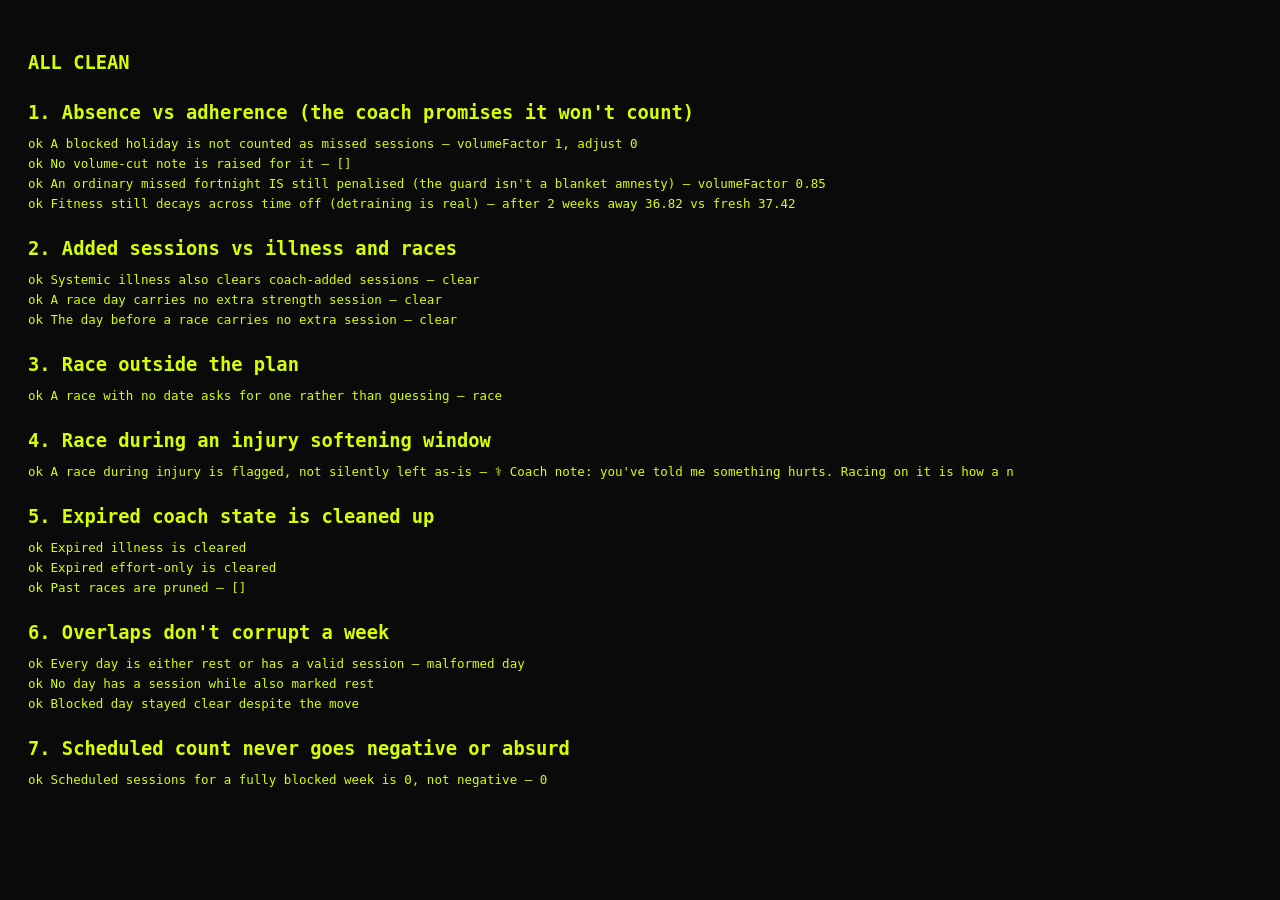
<file: audit.html>
<!DOCTYPE html><html><head><meta charset="UTF-8"><title>Interaction audit</title>
<style>body{font-family:ui-monospace,Menlo,monospace;background:#0A0A0A;color:#eee;padding:20px;font-size:12.5px;line-height:1.6}
.ok{color:#D8FF00}.bad{color:#FF4D4D;font-weight:700}h2{color:#D8FF00;margin:20px 0 6px}</style></head><body>
<div id="out">running…</div>
<script>window.addEventListener("error",e=>{document.getElementById("out").innerHTML=`<div class="bad">CRASH: ${e.message}</div>`});</script>
<script type="module">
import { buildPlan, computeAdaptation, deriveFitness, sessionsScheduledForWeek,
         dateKey, addDays, mondayOnOrBefore, pruneCoachOverrides } from "./plan-engine.js?v=46";
import { coachRespond } from "./coach.js?v=46";

const monday = mondayOnOrBefore(new Date());
const base = () => ({ name:"T", planStart: dateKey(monday),
  profile:{workoutsPerWeek:"low",cardioPerWeek:"mid",runDuration:"to45",fiveKSeconds:1530,injuryFocus:[]},
  schedule:{sessionsPerWeek:4,minutesPerSession:60,commitments:{}},
  goal:{type:"endurance",event:"tenK",targetSeconds:null,deadline:dateKey(addDays(monday,120))},
  logs:{},tests:{},coachOverrides:{} });

let out="", bad=0;
const T=(name,cond,detail)=>{ if(!cond) bad++; out+=`<div class="${cond?'ok':'bad'}">${cond?'ok ':'BUG'} ${name}${detail?` — ${detail}`:''}</div>`; };
const H=(h)=>out+=`<h2>${h}</h2>`;

// ---- 1. Does a blocked week really not count against adherence?
H("1. Absence vs adherence (the coach promises it won't count)");
// Two weeks away — the whole adherence window is blocked, as a real holiday would be.
const u1 = base();
u1.planStart = dateKey(addDays(monday,-14));
u1.coachOverrides = { blockedDates: [] };
for (let i=0;i<14;i++) u1.coachOverrides.blockedDates.push(dateKey(addDays(monday,-14+i)));
const a1 = computeAdaptation(u1);
T("A blocked holiday is not counted as missed sessions",
  a1.volumeFactor === 1 && a1.sessionsAdjust === 0,
  `volumeFactor ${a1.volumeFactor}, adjust ${a1.sessionsAdjust}`);
T("No volume-cut note is raised for it",
  !a1.notes.some(n=>/trimmed|dropped to/i.test(n.text)),
  JSON.stringify(a1.notes.map(n=>n.text)));

// An unblocked week with nothing logged SHOULD still be penalised.
const u1b = base();
u1b.planStart = dateKey(addDays(monday,-14));
const a1b = computeAdaptation(u1b);
T("An ordinary missed fortnight IS still penalised (the guard isn't a blanket amnesty)",
  a1b.volumeFactor < 1, `volumeFactor ${a1b.volumeFactor}`);

// Detraining is real: being away legitimately costs fitness even though it
// doesn't count as poor adherence. Those are two different things.
const f1 = deriveFitness(u1);
const fresh = deriveFitness({...base(), planStart: dateKey(monday)});
T("Fitness still decays across time off (detraining is real)",
  f1.vdot < fresh.vdot, `after 2 weeks away ${f1.vdot.toFixed(2)} vs fresh ${fresh.vdot.toFixed(2)}`);

// ---- 2. Does an added session survive illness / a race?
H("2. Added sessions vs illness and races");
const u2 = base();
u2.coachOverrides = { extraSessions:[{weekday:2,type:"upper",fromWeek:1}],
                      illness:{level:"systemic",until:dateKey(addDays(monday,6))} };
const p2 = buildPlan(u2, computeAdaptation(u2));
T("Systemic illness also clears coach-added sessions",
  p2.weeks[0].days.every(d=>!d.session && !d.extraSession),
  p2.weeks[0].days.filter(d=>d.extraSession).map(d=>d.dateKey).join(",") || "clear");

const u2b = base();
const raceKey = dateKey(addDays(monday,3));
u2b.coachOverrides = { extraSessions:[{weekday:3,type:"upper",fromWeek:1}],
                       races:[{dateKey:raceKey,meters:5000,label:"parkrun"}] };
const p2b = buildPlan(u2b, computeAdaptation(u2b));
const rd = p2b.weeks[0].days.find(d=>d.dateKey===raceKey);
T("A race day carries no extra strength session", rd && !rd.extraSession,
  rd?.extraSession ? "strength stacked onto race day" : "clear");
const dayBefore = p2b.weeks[0].days.find(d=>d.dateKey===dateKey(addDays(monday,2)));
T("The day before a race carries no extra session", dayBefore && !dayBefore.extraSession,
  dayBefore?.extraSession ? "strength on race eve" : "clear");

// ---- 3. Race outside the plan window
H("3. Race outside the plan");
const u3 = base();
const far = dateKey(addDays(monday, 400));
const r3 = coachRespond(`I signed up for a 10k`, {user:u3, plan:buildPlan(u3,computeAdaptation(u3)), adaptation:computeAdaptation(u3), today:monday});
T("A race with no date asks for one rather than guessing",
  r3.actions.length === 0 && /when is it/i.test(r3.reply), r3.intent);

// ---- 4. Race while injured
H("4. Race during an injury softening window");
const u4 = base();
u4.coachOverrides = { races:[{dateKey:raceKey,meters:5000,label:"parkrun"}],
                      softenUntil: dateKey(addDays(monday,6)) };
const p4 = buildPlan(u4, computeAdaptation(u4));
const rd4 = p4.weeks[0].days.find(d=>d.session?.isRace);
T("A race during injury is flagged, not silently left as-is",
  rd4 && (rd4.session.postponeAdvised || /hurt|injur|sore/i.test(rd4.session.lines[0])),
  rd4 ? rd4.session.lines[0].slice(0,70) : "no race day");

// ---- 5. Pruning expired state
H("5. Expired coach state is cleaned up");
const stale = { illness:{level:"mild",until:dateKey(addDays(monday,-10))},
                effortOnly:{until:dateKey(addDays(monday,-9)),reason:"heat"},
                races:[{dateKey:dateKey(addDays(monday,-20)),meters:5000}],
                blockedDates:[dateKey(addDays(monday,-30))], moves:{} };
const pruned = pruneCoachOverrides(stale, monday);
T("Expired illness is cleared", !pruned || !pruned.illness, JSON.stringify(pruned?.illness));
T("Expired effort-only is cleared", !pruned || !pruned.effortOnly, JSON.stringify(pruned?.effortOnly));
T("Past races are pruned", !pruned || !(pruned.races||[]).length, JSON.stringify(pruned?.races));

// ---- 6. Overlapping blocks
H("6. Overlaps don't corrupt a week");
const u6 = base();
u6.coachOverrides = { blockedDates:[dateKey(addDays(monday,1))],
                      moves:{[dateKey(addDays(monday,1))]:dateKey(addDays(monday,2))},
                      illness:{level:"mild",until:dateKey(addDays(monday,4))},
                      effortOnly:{until:dateKey(addDays(monday,4)),reason:"heat"},
                      extraSessions:[{weekday:5,type:"full",fromWeek:1}] };
const p6 = buildPlan(u6, computeAdaptation(u6));
T("Every day is either rest or has a valid session",
  p6.weeks[0].days.every(d => d.isRest ? !d.session : (d.session && d.session.label && d.session.minutes>0)),
  "malformed day");
T("No day has a session while also marked rest",
  !p6.weeks[0].days.some(d=>d.isRest && d.session));
T("Blocked day stayed clear despite the move",
  p6.weeks[0].days.find(d=>d.dateKey===dateKey(addDays(monday,1))).isRest);

// ---- 7. Scheduled count sanity
H("7. Scheduled count never goes negative or absurd");
const u7 = base();
u7.coachOverrides = { blockedDates: Array.from({length:7},(_,i)=>dateKey(addDays(monday,i))) };
T("Scheduled sessions for a fully blocked week is 0, not negative",
  sessionsScheduledForWeek(u7,1) >= 0 && sessionsScheduledForWeek(u7,1) <= 4,
  String(sessionsScheduledForWeek(u7,1)));

document.getElementById("out").innerHTML =
  (bad ? `<h2 class="bad">${bad} PROBLEM${bad>1?'S':''} FOUND</h2>` : `<h2>ALL CLEAN</h2>`) + out;
</script></body></html>
</file>
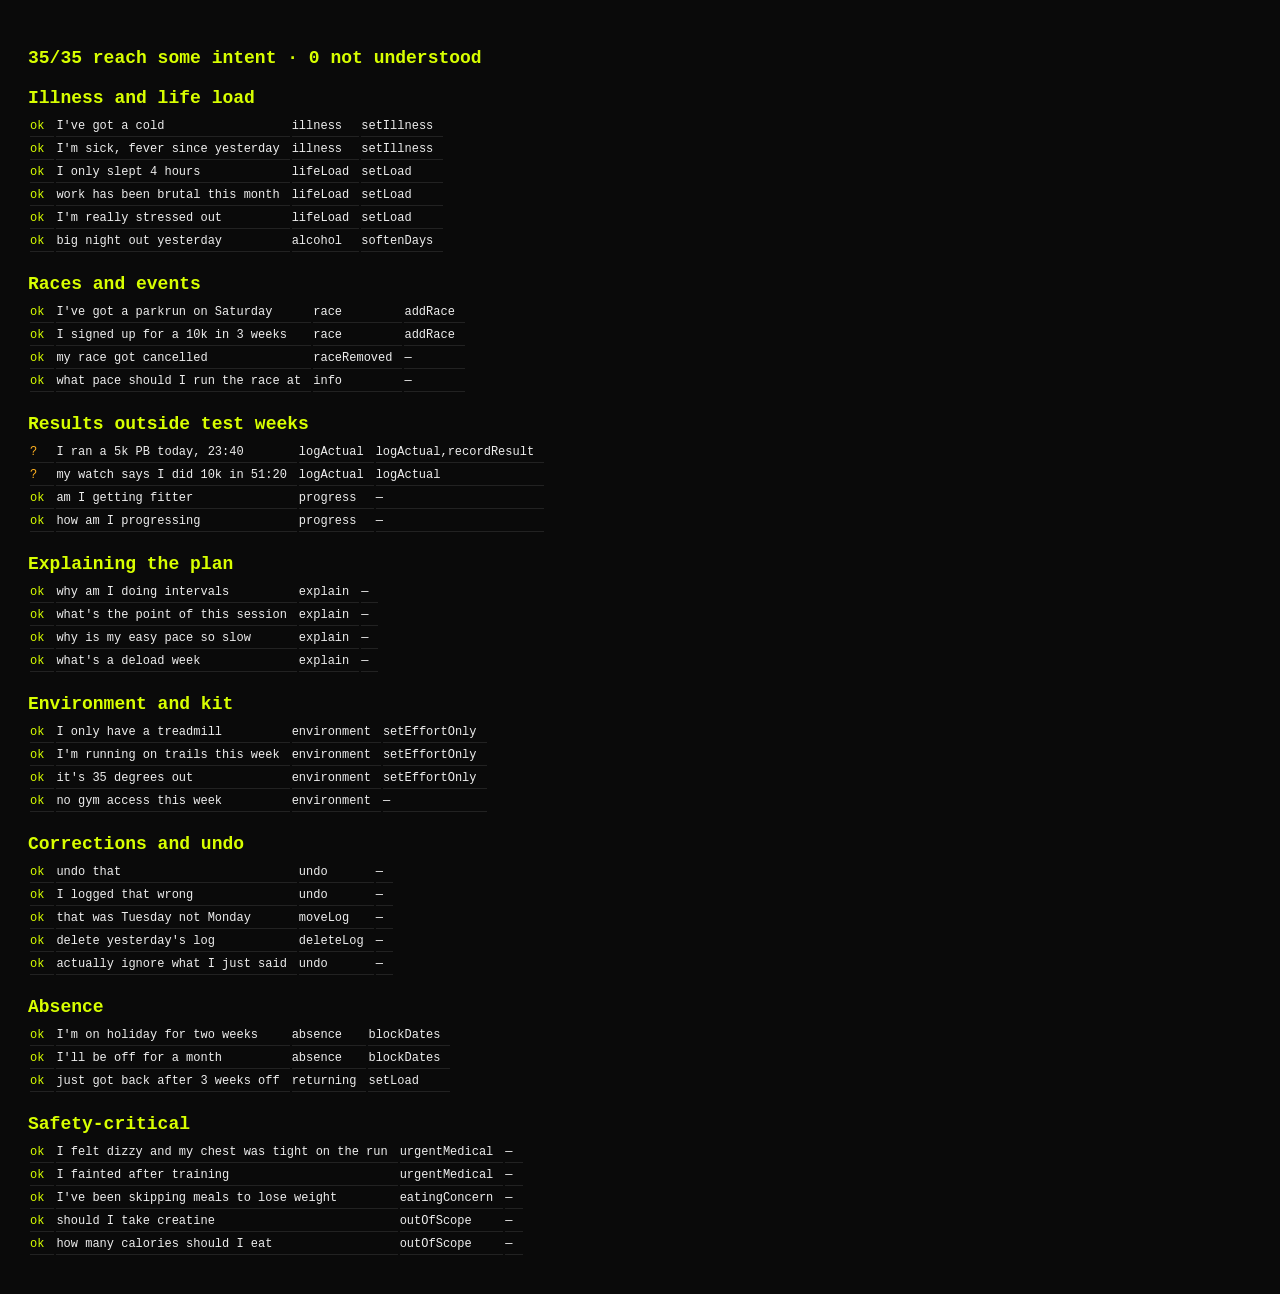
<file: probe-gaps.html>
<!DOCTYPE html><html><head><meta charset="UTF-8"><title>Gap probe</title>
<style>body{font-family:ui-monospace,Menlo,monospace;background:#0A0A0A;color:#eee;padding:20px;font-size:12px}
h2{color:#D8FF00;margin:20px 0 6px}td{padding:3px 10px 3px 0;vertical-align:top;border-bottom:1px solid #222}
.ok{color:#D8FF00}.bad{color:#FF4D4D}.meh{color:#FFB020}</style></head><body>
<div id="out">running…</div>
<script type="module">
import { buildPlan, computeAdaptation, dateKey, mondayOnOrBefore } from "/plan-engine.js?v=46";
import { coachRespond } from "/coach.js?v=46";
const monday = mondayOnOrBefore(new Date());
const user = { name:"T", planStart: dateKey(monday),
  profile:{workoutsPerWeek:"low",cardioPerWeek:"mid",runDuration:"to45",fiveKSeconds:1530,injuryFocus:[]},
  schedule:{sessionsPerWeek:4,minutesPerSession:60,commitments:{}},
  goal:{type:"endurance",event:"tenK",targetSeconds:2880,deadline:dateKey(new Date(monday.getFullYear(),monday.getMonth()+3,monday.getDate()))},
  logs:{},tests:{},coachOverrides:{} };
const a = computeAdaptation(user); const plan = buildPlan(user, a);
const ask = (m) => coachRespond(m, {user, plan, adaptation:a, today:monday});
const G = {
 "Illness and life load":["I've got a cold","I'm sick, fever since yesterday","I only slept 4 hours",
   "work has been brutal this month","I'm really stressed out","big night out yesterday"],
 "Races and events":["I've got a parkrun on Saturday","I signed up for a 10k in 3 weeks",
   "my race got cancelled","what pace should I run the race at"],
 "Results outside test weeks":["I ran a 5k PB today, 23:40","my watch says I did 10k in 51:20",
   "am I getting fitter","how am I progressing"],
 "Explaining the plan":["why am I doing intervals","what's the point of this session",
   "why is my easy pace so slow","what's a deload week"],
 "Environment and kit":["I only have a treadmill","I'm running on trails this week",
   "it's 35 degrees out","no gym access this week"],
 "Corrections and undo":["undo that","I logged that wrong","that was Tuesday not Monday",
   "delete yesterday's log","actually ignore what I just said"],
 "Absence":["I'm on holiday for two weeks","I'll be off for a month","just got back after 3 weeks off"],
 "Safety-critical":["I felt dizzy and my chest was tight on the run","I fainted after training",
   "I've been skipping meals to lose weight","should I take creatine","how many calories should I eat"],
};
let html="", miss=0, tot=0;
for (const [g,list] of Object.entries(G)) {
  html += `<h2>${g}</h2><table>`;
  for (const m of list) { tot++; const r=ask(m);
    const acts=(r.actions||[]).map(x=>x.type).join(",")||"—";
    const bad=r.intent==="unknown"; if(bad) miss++;
    const wrong = !bad && ["ease","push","unavailable","logActual","scheduleChange"].includes(r.intent);
    html += `<tr><td class="${bad?'bad':wrong?'meh':'ok'}">${bad?'gap':wrong?'?':'ok'}</td><td>${m}</td><td>${r.intent}</td><td>${acts}</td></tr>`; }
  html += "</table>";
}
document.getElementById("out").innerHTML = `<h2>${tot-miss}/${tot} reach some intent · ${miss} not understood</h2>`+html;
</script></body></html>
</file>
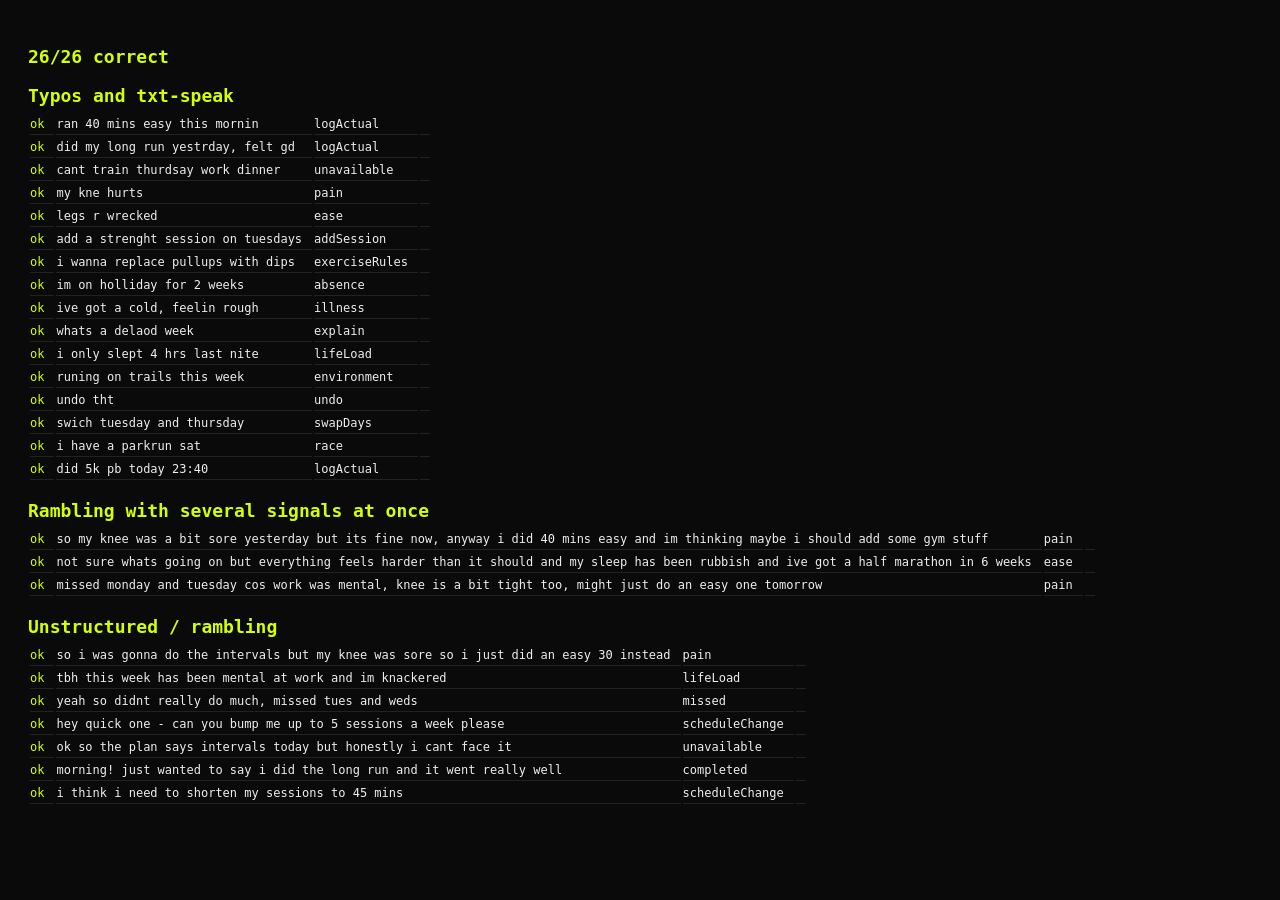
<file: probe-messy.html>
<!DOCTYPE html><html><head><meta charset="UTF-8"><title>Messy input probe</title>
<style>body{font-family:ui-monospace,Menlo,monospace;background:#0A0A0A;color:#eee;padding:20px;font-size:12px}
h2{color:#D8FF00;margin:18px 0 6px}td{padding:3px 10px 3px 0;vertical-align:top;border-bottom:1px solid #222}
.ok{color:#D8FF00}.bad{color:#FF4D4D}.meh{color:#FFB020}</style></head><body>
<div id="out">running…</div>
<script>window.addEventListener("error",e=>{document.getElementById("out").innerHTML=`<span style="color:#FF4D4D">CRASH: ${e.message}</span>`});</script>
<script type="module">
import { buildPlan, computeAdaptation, dateKey, mondayOnOrBefore } from "./plan-engine.js?v=46";
import { coachRespond } from "./coach.js?v=46";
const monday = mondayOnOrBefore(new Date());
const user = { name:"T", planStart: dateKey(monday),
  profile:{workoutsPerWeek:"low",cardioPerWeek:"mid",runDuration:"to45",fiveKSeconds:1530,injuryFocus:[]},
  schedule:{sessionsPerWeek:4,minutesPerSession:60,commitments:{}},
  goal:{type:"endurance",event:"tenK",targetSeconds:null,deadline:dateKey(new Date(monday.getFullYear(),monday.getMonth()+3,monday.getDate()))},
  logs:{},tests:{},coachOverrides:{} };
const a = computeAdaptation(user); const plan = buildPlan(user, a);
const ask = (m) => coachRespond(m, {user, plan, adaptation:a, today:monday});

// [input, expected intent]
const CASES = {
 "Typos and txt-speak":[
  ["ran 40 mins easy this mornin","logActual"],
  ["did my long run yestrday, felt gd","logActual"],
  ["cant train thurdsay work dinner","unavailable"],
  ["my kne hurts","pain"],
  ["legs r wrecked","ease"],
  ["add a strenght session on tuesdays","addSession"],
  ["i wanna replace pullups with dips","exerciseRules"],
  ["im on holliday for 2 weeks","absence"],
  ["ive got a cold, feelin rough","illness"],
  ["whats a delaod week","explain"],
  ["i only slept 4 hrs last nite","lifeLoad"],
  ["runing on trails this week","environment"],
  ["undo tht","undo"],
  ["swich tuesday and thursday","swapDays"],
  ["i have a parkrun sat","race"],
  ["did 5k pb today 23:40","logActual"]],
 "Rambling with several signals at once":[
  ["so my knee was a bit sore yesterday but its fine now, anyway i did 40 mins easy and im thinking maybe i should add some gym stuff","*"],
  ["not sure whats going on but everything feels harder than it should and my sleep has been rubbish and ive got a half marathon in 6 weeks","*"],
  ["missed monday and tuesday cos work was mental, knee is a bit tight too, might just do an easy one tomorrow","*"]],
 "Unstructured / rambling":[
  ["so i was gonna do the intervals but my knee was sore so i just did an easy 30 instead","pain"],
  ["tbh this week has been mental at work and im knackered","lifeLoad"],
  ["yeah so didnt really do much, missed tues and weds","missed"],
  ["hey quick one - can you bump me up to 5 sessions a week please","scheduleChange"],
  ["ok so the plan says intervals today but honestly i cant face it","*"],
  ["morning! just wanted to say i did the long run and it went really well","completed"],
  ["i think i need to shorten my sessions to 45 mins","scheduleChange"]],
};
let html="", pass=0, tot=0;
for (const [g,list] of Object.entries(CASES)) {
  html += `<h2>${g}</h2><table>`;
  for (const [m,exp] of list) { tot++; const r=ask(m);
    const good = exp==="*" ? r.intent!=="unknown" : r.intent===exp;
    if(good) pass++;
    html += `<tr><td class="${good?'ok':'bad'}">${good?'ok':'MISS'}</td><td>${m}</td><td>${r.intent}</td><td class="meh">${good?'':'want '+exp}</td></tr>`; }
  html += "</table>";
}
document.getElementById("out").innerHTML = `<h2>${pass}/${tot} correct</h2>`+html;
</script></body></html>
</file>
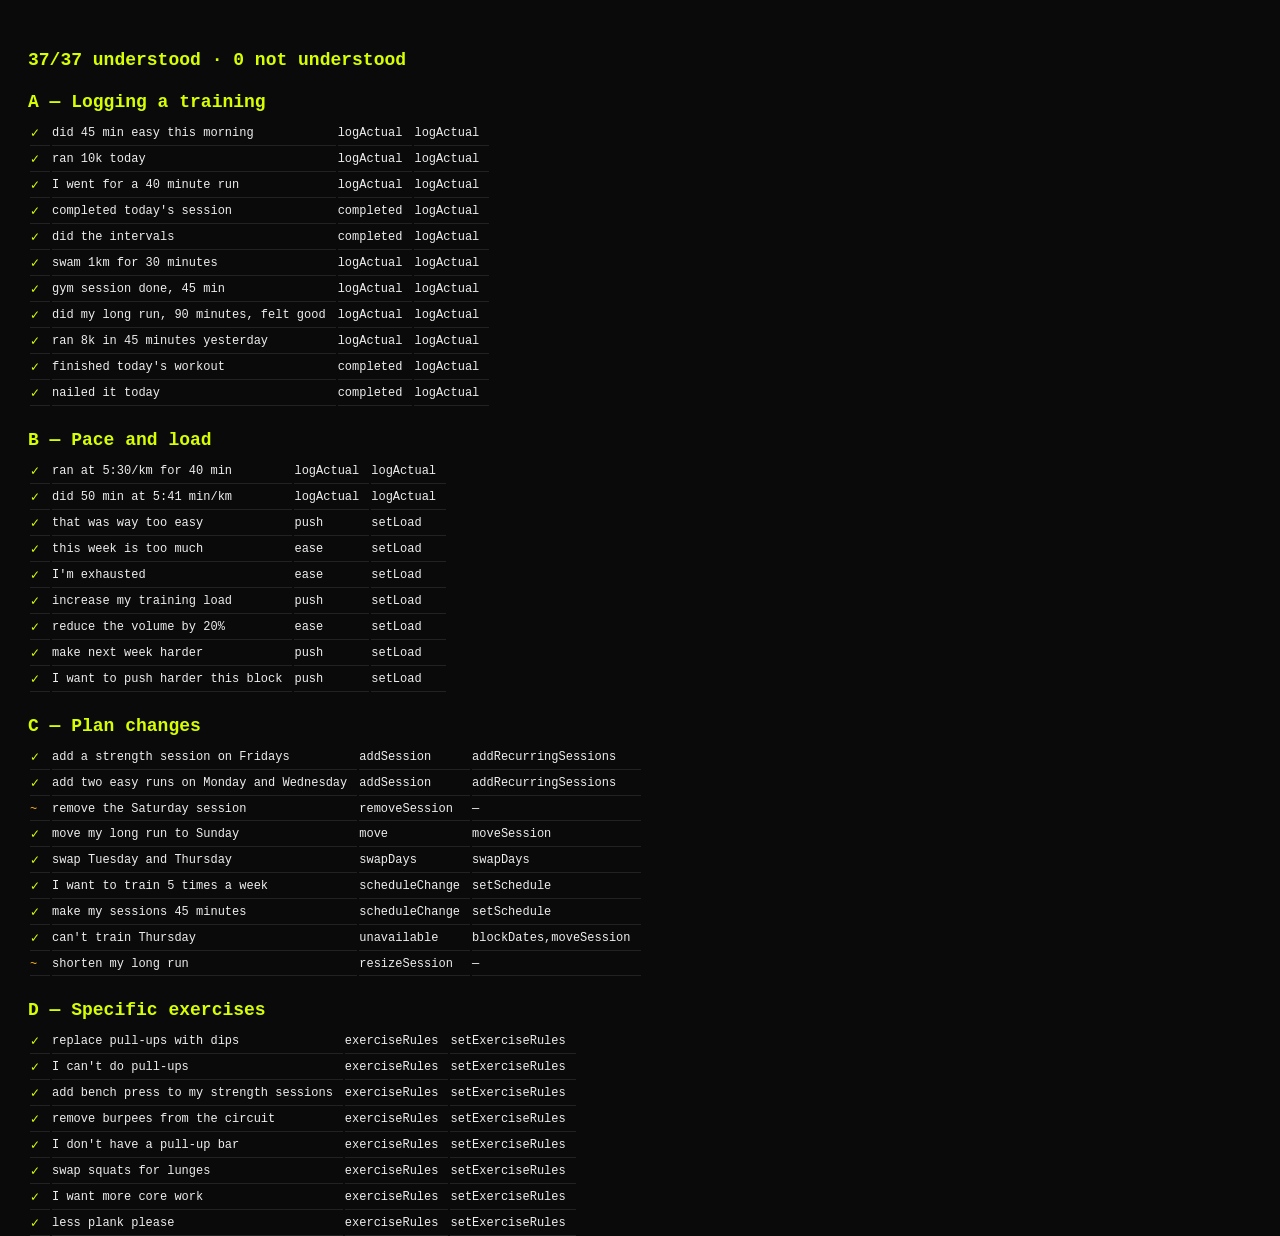
<file: probe.html>
<!DOCTYPE html><html><head><meta charset="UTF-8"><title>Coach probe</title>
<style>body{font-family:ui-monospace,Menlo,monospace;background:#0A0A0A;color:#eee;padding:20px;font-size:12px}
h2{color:#D8FF00;margin:22px 0 8px}td{padding:4px 10px 4px 0;vertical-align:top;border-bottom:1px solid #222}
.ok{color:#D8FF00}.bad{color:#FF4D4D}.meh{color:#FFB020}</style></head><body>
<div id="out">running…</div>
<script type="module">
import { buildPlan, computeAdaptation, dateKey, mondayOnOrBefore } from "./plan-engine.js?v=46";
import { coachRespond } from "./coach.js?v=46";

const monday = mondayOnOrBefore(new Date());
const user = {
  name:"T", planStart: dateKey(monday),
  profile:{workoutsPerWeek:"low",cardioPerWeek:"mid",runDuration:"to45",fiveKSeconds:1530,injuryFocus:[]},
  schedule:{sessionsPerWeek:4,minutesPerSession:60,commitments:{}},
  goal:{type:"endurance",event:"tenK",targetSeconds:null,deadline:dateKey(new Date(monday.getFullYear(),monday.getMonth()+3,monday.getDate()))},
  logs:{},tests:{},coachOverrides:{}
};
const a = computeAdaptation(user);
const plan = buildPlan(user, a);
const ask = (m) => coachRespond(m, {user, plan, adaptation:a, today:monday});

const GROUPS = {
 "A — Logging a training":[
  "did 45 min easy this morning","ran 10k today","I went for a 40 minute run",
  "completed today's session","did the intervals","swam 1km for 30 minutes",
  "gym session done, 45 min","did my long run, 90 minutes, felt good",
  "ran 8k in 45 minutes yesterday","finished today's workout","nailed it today"],
 "B — Pace and load":[
  "ran at 5:30/km for 40 min","did 50 min at 5:41 min/km","that was way too easy",
  "this week is too much","I'm exhausted","increase my training load",
  "reduce the volume by 20%","make next week harder","I want to push harder this block"],
 "C — Plan changes":[
  "add a strength session on Fridays","add two easy runs on Monday and Wednesday",
  "remove the Saturday session","move my long run to Sunday","swap Tuesday and Thursday",
  "I want to train 5 times a week","make my sessions 45 minutes","can't train Thursday",
  "shorten my long run"],
 "D — Specific exercises":[
  "replace pull-ups with dips","I can't do pull-ups","add bench press to my strength sessions",
  "remove burpees from the circuit","I don't have a pull-up bar","swap squats for lunges",
  "I want more core work","less plank please"]
};

let html = "", fails = 0, total = 0;
for (const [g, list] of Object.entries(GROUPS)) {
  html += `<h2>${g}</h2><table>`;
  for (const m of list) {
    total++;
    const r = ask(m);
    const acts = (r.actions||[]).map(x=>x.type).join(",") || "—";
    const bad = r.intent === "unknown";
    const meh = !bad && acts === "—" && r.intent !== "info";
    if (bad) fails++;
    html += `<tr><td class="${bad?'bad':meh?'meh':'ok'}">${bad?'✗':meh?'~':'✓'}</td><td>${m}</td><td>${r.intent}</td><td>${acts}</td></tr>`;
  }
  html += "</table>";
}
document.getElementById("out").innerHTML = `<h2>${total-fails}/${total} understood · ${fails} not understood</h2>` + html;
</script></body></html>
</file>
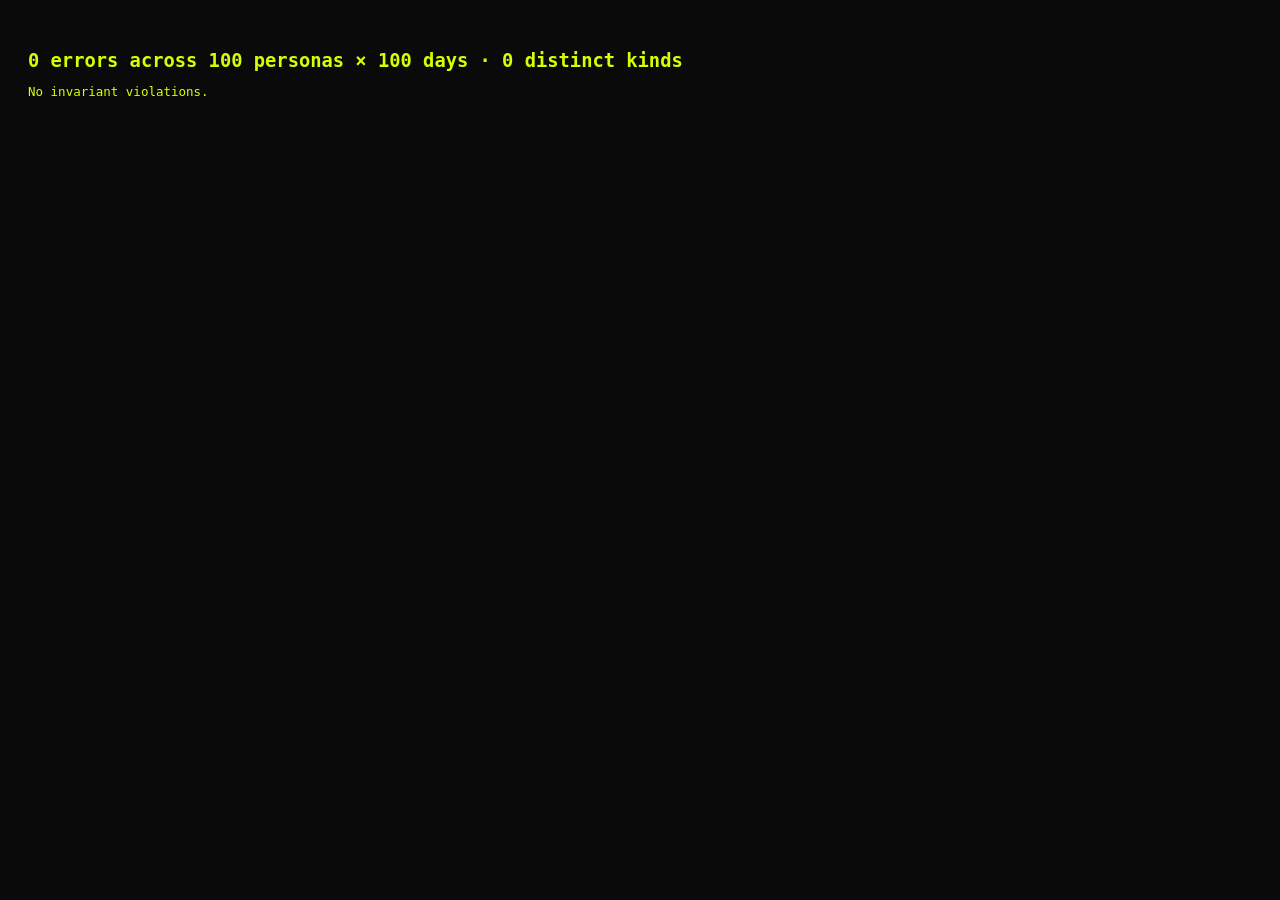
<file: simulate.html>
<!DOCTYPE html><html><head><meta charset="UTF-8"><title>100-persona simulation</title>
<style>body{font-family:ui-monospace,Menlo,monospace;background:#0A0A0A;color:#eee;padding:20px;font-size:12.5px;line-height:1.6}
h2{color:#D8FF00;margin:18px 0 6px}.bad{color:#FF4D4D}.ok{color:#D8FF00}.dim{color:#888}
td{padding:3px 12px 3px 0;vertical-align:top;border-bottom:1px solid #222}</style></head><body>
<div id="out">starting…</div>
<script>window.addEventListener("error",e=>{document.getElementById("out").innerHTML=`<div class="bad">CRASH: ${e.message}</div>`});</script>
<script type="module">
import { buildPlan, computeAdaptation, deriveFitness, pruneCoachOverrides, goalAssessment,
         feasibilityReport, vdotFromRace, dateKey, addDays, mondayOnOrBefore } from "./plan-engine.js?v=46";
import { coachRespond } from "./coach.js?v=46";

// Deterministic PRNG so any failure is reproducible from its persona id.
function rng(seed){let s=seed>>>0;return()=>{s=(s*1664525+1013904223)>>>0;return s/4294967296;};}

const QP=new URLSearchParams(location.search);
const N_PERSONAS=Math.max(1,parseInt(QP.get("personas")||"100",10));
const N_DAYS=Math.max(1,parseInt(QP.get("days")||"100",10));

const EVENTS=["fiveK","tenK","half","marathon"];
const FIT=["allround","strength","endurance"];
const WFREQ=["none","low","mid","high"], CFREQ=["none","low","mid","high"];
const RUNDUR=["under10","to20","to30","to45","to60","over60"];
const INJ=["hamstring","groin","ankle","knee","calf","hipFlexor","lowerBack","shoulder"];

// Behaviour archetypes drive what the persona says and does day to day.
const ARCH=[
 {n:"consistent",adh:.95,chat:.10,ill:.002,inj:.002,trav:.002,race:.01,tinker:.02},
 {n:"erratic",adh:.45,chat:.25,ill:.01,inj:.005,trav:.01,race:.005,tinker:.05},
 {n:"injury-prone",adh:.7,chat:.30,ill:.008,inj:.03,trav:.004,race:.005,tinker:.03},
 {n:"over-eager",adh:.98,chat:.35,ill:.004,inj:.015,trav:.002,race:.02,tinker:.15},
 {n:"traveller",adh:.6,chat:.20,ill:.01,inj:.004,trav:.04,race:.005,tinker:.03},
 {n:"tinkerer",adh:.8,chat:.55,ill:.005,inj:.006,trav:.005,race:.01,tinker:.35},
 {n:"silent",adh:.75,chat:.01,ill:.005,inj:.005,trav:.005,race:.002,tinker:0},
 {n:"messy-typer",adh:.7,chat:.45,ill:.01,inj:.01,trav:.01,race:.01,tinker:.15},
 {n:"comeback",adh:.55,chat:.25,ill:.02,inj:.02,trav:.02,race:.005,tinker:.05},
 {n:"racer",adh:.9,chat:.25,ill:.004,inj:.008,trav:.005,race:.05,tinker:.08},
];

const MSG={
 log:["ran 40 min easy this morning","did the session, felt fine","ran 8k today","completed today's session","did my long run, felt good","gym session done, 45 min","ran 30 mins easy","nailed it today"],
 logMessy:["ran 40 mins easy this mornin","did my long run yestrday, felt gd","did 8k this mornin","finshed todays workout","ran 30 min esay"],
 miss:["missed today, no time","didnt manage today","skipped it, work was mental","couldnt train today"],
 ill:["ive got a cold","I'm sick, fever since yesterday","feeling rough, sore throat"],
 better:["feeling better now","back to normal, all clear"],
 injury:["my knee hurts","achilles is sore","my hamstring is tight","kne hurts a bit"],
 travel:["im on holiday for two weeks","away for a week","travelling tuesday to thursday"],
 back:["just got back after 2 weeks off","back after a week off"],
 race:["i have a parkrun on saturday","i signed up for a 10k in 3 weeks","ran a 5k pb today, 23:40"],
 tinker:["add an upper body session on tuesdays","add 2 strength sessions on mondays and fridays","remove the tuesday session","move my long run to sunday","swap tuesday and thursday","i want to train 5 times a week","make my sessions 45 minutes","replace pull-ups with dips","i dont have a pull-up bar","remove burpees","i want more core work","legs are wrecked","that felt way too easy","reduce the volume by 20%","undo that","do it anyway","am i getting fitter","whats a deload week","why is my easy pace so slow","what am i doing today","cant train thursday, work dinner","shorten my long run","my race got cancelled","i only slept 4 hours","im really stressed","big night out yesterday","i only have a treadmill","its 35 degrees out","delete yesterdays log","no please add those sessions"],
};

function makePersona(i){
 const r=rng(i*7919+13);
 const arch=ARCH[i%ARCH.length];
 const endurance=i%3!==2;
 const startedDaysAgo=[0,7,21,45,80,120,180,260,340][i%9];
 const weeks=[3,6,10,16,24,40,52][i%7];
 const commits={};
 const nc=Math.floor(r()*4);
 for(let k=0;k<nc;k++){const d=Math.floor(r()*7);commits[d]={load:r()<.6?"hard":"light",label:"Commit"+d};}
 const planStart=mondayOnOrBefore(addDays(new Date(),-startedDaysAgo));
 return {
  id:i, arch, seed:i*7919+13, startedDaysAgo,
  user:{
   name:"P"+i, planStart:dateKey(planStart),
   profile:{workoutsPerWeek:WFREQ[Math.floor(r()*4)],cardioPerWeek:CFREQ[Math.floor(r()*4)],
     runDuration:RUNDUR[Math.floor(r()*6)], fiveKSeconds: r()<.5?null:Math.round(1000+r()*1800),
     injuryFocus: r()<.4?[INJ[Math.floor(r()*8)]]:[]},
   schedule:{sessionsPerWeek:2+Math.floor(r()*5),minutesPerSession:[30,45,60,75,90][Math.floor(r()*5)],commitments:commits},
   goal: endurance
     ?{type:"endurance",event:EVENTS[Math.floor(r()*4)],targetSeconds:r()<.5?null:Math.round(1100+r()*7000),deadline:dateKey(addDays(planStart,weeks*7))}
     :{type:"fitness",event:"fiveK",fitnessTarget:FIT[Math.floor(r()*3)],targetSeconds:null,deadline:dateKey(addDays(planStart,weeks*7))},
   logs:{},tests:{},coachOverrides:{},coachHistory:[],chat:[],changeLog:[],
   scheduleHistory:[{fromWeek:1,sessionsPerWeek:0}],
  }};
}

// Mirrors the app's action application, minus persistence.
function apply(u,actions,currentWeek,monday){
 const co={...u.coachOverrides};let snapped=false;
 for(const a of actions){
  if(!snapped&&a.type!=="undoLast"){u.coachHistory=[...u.coachHistory,{snap:{coachOverrides:JSON.parse(JSON.stringify(u.coachOverrides))}}].slice(-10);snapped=true;}
  switch(a.type){
   case"undoLast":{const h=[...u.coachHistory];const last=h.pop();if(last){u.coachOverrides=last.snap.coachOverrides;u.coachHistory=h;}return;}
   case"logActual":u.logs[a.dateKey]={done:true,rpe:a.session.rpe,targetRpe:a.session.plannedRpe??a.session.rpe,type:a.session.type,minutes:a.session.minutes};break;
   case"deleteLog":delete u.logs[a.dateKey];break;
   case"moveLog":{const e=u.logs[a.from];if(e){u.logs[a.to]=e;delete u.logs[a.from];}break;}
   case"recordResult":u.tests[currentWeek]={type:"run",seconds:a.seconds,meters:a.meters};break;
   case"blockDates":co.blockedDates=[...new Set([...(co.blockedDates||[]),...a.dates])];break;
   case"unblockDates":co.blockedDates=(co.blockedDates||[]).filter(d=>!a.dates.includes(d));break;
   case"moveSession":co.moves={...(co.moves||{}),[a.from]:a.to};break;
   case"swapDays":co.swaps=[...(co.swaps||[]),[a.a,a.b]].slice(-20);break;
   case"setLoad":co.loadFactor=a.factor;co.loadFactorFromWeek=currentWeek;break;
   case"softenDays":co.softenUntil=dateKey(addDays(new Date(),a.days));co.softenFrom=dateKey(new Date());break;
   case"setIllness":co.illness={level:a.level,until:a.until,from:dateKey(new Date())};break;
   case"clearIllness":delete co.illness;break;
   case"addRace":co.races=[...(co.races||[]).filter(r=>r.dateKey!==a.dateKey),{dateKey:a.dateKey,meters:a.meters,label:a.label}].slice(-10);break;
   case"removeRace":co.races=(co.races||[]).filter(r=>r.dateKey!==a.dateKey);break;
   case"setEffortOnly":co.effortOnly={until:a.until,reason:a.reason,from:dateKey(new Date())};break;
   case"setExerciseRules":co.exerciseRules=a.rules;break;
   case"addInjuryFocus":u.profile={...u.profile,injuryFocus:[...new Set([...(u.profile.injuryFocus||[]),a.part])].slice(0,8)};break;
   case"addRecurringSessions":{const ex=co.extraSessions||[];co.extraSessions=[...ex,...a.weekdays.filter(w=>!ex.some(e=>e.weekday===w)).map(w=>({weekday:w,type:a.sessionType,fromWeek:currentWeek}))].slice(0,7);break;}
   case"removeRecurringSessions":co.extraSessions=(co.extraSessions||[]).filter(e=>!a.weekdays.includes(e.weekday));break;
   case"setSchedule":u.schedule={...u.schedule,...a.change};u.scheduleHistory=[...u.scheduleHistory,{fromWeek:currentWeek,sessionsPerWeek:u.schedule.sessionsPerWeek}].slice(-100);break;
  }
 }
 u.coachOverrides=co;
}

const CAPS={logs:500,tests:60,chat:120,coachHistory:10,changeLog:200,scheduleHistory:100};
const OCAPS={extraSessions:7,blockedDates:200,races:10,swaps:20};
const num=(x)=>typeof x==="number"&&isFinite(x);

function checkDay(p,day,errs){
 const u=p.user;
 let adapt,plan;
 try{adapt=computeAdaptation(u);}catch(e){errs.push({k:"computeAdaptation threw",d:e.message,day});return null;}
 try{plan=buildPlan(u,adapt);}catch(e){errs.push({k:"buildPlan threw",d:e.message,day});return null;}

 if(!num(adapt.volumeFactor))errs.push({k:"volumeFactor not finite",d:String(adapt.volumeFactor),day});
 if(adapt.adherence!=null&&(!num(adapt.adherence)||adapt.adherence<0||adapt.adherence>1))
   errs.push({k:"adherence out of range",d:String(adapt.adherence),day});
 const f=adapt.fitness;
 if(!f||!num(f.vdot)||f.vdot<20||f.vdot>75)errs.push({k:"fitness vdot out of range",d:String(f&&f.vdot),day});

 if(plan.paces)for(const [k2,v]of Object.entries(plan.paces))
   if(!num(v)||v<=0||v>3000)errs.push({k:"pace out of range",d:`${k2}=${v}`,day});

 if(plan.weeks.length!==plan.totalWeeks)errs.push({k:"week count mismatch",d:`${plan.weeks.length}/${plan.totalWeeks}`,day});
 for(const w of plan.weeks){
  if(w.days.length!==7){errs.push({k:"week not 7 days",d:`w${w.num}=${w.days.length}`,day});continue;}
  if(!num(w.sessionMinutes)||w.sessionMinutes<=0)errs.push({k:"sessionMinutes invalid",d:`w${w.num}=${w.sessionMinutes}`,day});
  if(w.sessionMinutes>u.schedule.minutesPerSession)
    errs.push({k:"session exceeds stated cap",d:`w${w.num} ${w.sessionMinutes}>${u.schedule.minutesPerSession}`,day});
  for(const d of w.days){
   if(d.isRest&&d.session)errs.push({k:"day is rest AND has session",d:d.dateKey,day});
   if(!d.isRest){
    if(!d.session){errs.push({k:"non-rest day has no session",d:d.dateKey,day});continue;}
    if(!d.session.label)errs.push({k:"session missing label",d:d.dateKey,day});
    if(!num(d.session.minutes)||d.session.minutes<=0)errs.push({k:"session minutes invalid",d:`${d.dateKey}=${d.session.minutes}`,day});
    if(!num(d.session.targetRpe)||d.session.targetRpe<1||d.session.targetRpe>10)errs.push({k:"targetRpe out of range",d:`${d.dateKey}=${d.session.targetRpe}`,day});
    if(!Array.isArray(d.session.gear))errs.push({k:"gear not an array",d:d.dateKey,day});
    if(!Array.isArray(d.session.lines)||!d.session.lines.length)errs.push({k:"session has no content lines",d:d.dateKey,day});
    if(d.session.lines&&d.session.lines.some(l=>typeof l!=="string"||/undefined|NaN|\[object/.test(l)))
      errs.push({k:"session line contains undefined/NaN",d:`${d.dateKey}: ${(d.session.lines.find(l=>/undefined|NaN|\[object/.test(l))||"").slice(0,60)}`,day});
   }
   if(d.extraSession&&!d.session)errs.push({k:"extraSession without a main session",d:d.dateKey,day});
  }
 }
 for(const [k2,cap]of Object.entries(CAPS)){
  const n=Array.isArray(u[k2])?u[k2].length:Object.keys(u[k2]||{}).length;
  if(n>cap)errs.push({k:`${k2} exceeds rules cap`,d:`${n}>${cap}`,day});
 }
 for(const [k2,cap]of Object.entries(OCAPS)){
  const v=u.coachOverrides[k2];const n=Array.isArray(v)?v.length:0;
  if(n>cap)errs.push({k:`coachOverrides.${k2} exceeds rules cap`,d:`${n}>${cap}`,day});
 }
 const ex=u.coachOverrides.extraSessions||[];
 if(new Set(ex.map(e=>e.weekday)).size!==ex.length)errs.push({k:"duplicate extraSessions weekday",d:JSON.stringify(ex),day});

 // --- second-pass invariants
 for(const w of plan.weeks){
  if(!num(w.longMinutes)||w.longMinutes<w.sessionMinutes)errs.push({k:"longMinutes invalid or below sessionMinutes",d:`w${w.num} ${w.longMinutes}<${w.sessionMinutes}`,day});
  for(const d of w.days){
   if(d.extraSession){
    const x=d.extraSession;
    if(!x.label||!num(x.minutes)||x.minutes<=0||!Array.isArray(x.lines)||!x.lines.length)
      errs.push({k:"extraSession malformed",d:d.dateKey,day});
   }
  }
 }
 if(!Array.isArray(plan.warnings)||plan.warnings.some(w=>typeof w!=="string"||/undefined|NaN/.test(w)))
   errs.push({k:"plan.warnings malformed",d:JSON.stringify(plan.warnings).slice(0,100),day});
 if(!["measured","estimated"].includes(f.confidence))errs.push({k:"fitness confidence invalid",d:String(f.confidence),day});
 if(!Array.isArray(f.timeline)||f.timeline.some(t=>!num(t.vdot)))errs.push({k:"fitness timeline has non-finite vdot",d:"",day});
 if(!Array.isArray(adapt.notes)||adapt.notes.some(n=>typeof n.text!=="string"||/undefined|NaN/.test(n.text)))
   errs.push({k:"adaptation note malformed",d:JSON.stringify(adapt.notes).slice(0,100),day});
 try{
  const ga=goalAssessment(u,plan,adapt);
  if(ga){
   if(!["ahead","onTrack","ambitious","unrealistic"].includes(ga.verdict))errs.push({k:"goalAssessment verdict invalid",d:String(ga.verdict),day});
   for(const k2 of["currentPredicted","projectedSeconds","neededVdot","currentVdot"])if(!num(ga[k2])||ga[k2]<0)errs.push({k:"goalAssessment number invalid",d:`${k2}=${ga[k2]}`,day});
   if(typeof ga.detail!=="string"||/undefined|NaN/.test(ga.detail))errs.push({k:"goalAssessment detail malformed",d:String(ga.detail).slice(0,80),day});
  }
 }catch(e){errs.push({k:"goalAssessment threw",d:e.message,day});}
 try{
  const fr=feasibilityReport(u);
  if(!Array.isArray(fr))errs.push({k:"feasibilityReport not an array",d:"",day});
  else for(const i of fr){if(!["blocker","warning","note"].includes(i.severity)||!i.title||!i.detail||/undefined|NaN/.test(i.title+i.detail+(i.fix||"")))errs.push({k:"feasibility issue malformed",d:JSON.stringify(i).slice(0,100),day});}
 }catch(e){errs.push({k:"feasibilityReport threw",d:e.message,day});}
 // A race placed on a Monday has its "day before" in the previous week — that
 // day is not in the same byKey map, so the taper may silently not apply.
 for(const r of(u.coachOverrides.races||[])){
  const rd=plan.weeks.flatMap(w=>w.days).find(d=>d.dateKey===r.dateKey);
  if(rd&&rd.weekdayIndex===0){
   const prev=plan.weeks.flatMap(w=>w.days).find(d=>d.dateKey===dateKey(addDays(rd.date,-1)));
   if(prev&&prev.session&&!prev.session.isRace)errs.push({k:"race on Monday: previous Sunday not protected",d:r.dateKey,day});
  }
 }
 return {plan,adapt};
}

function simulate(p){
 const errs=[];const r=rng(p.seed);const u=p.user;
 u.scheduleHistory=[{fromWeek:1,sessionsPerWeek:u.schedule.sessionsPerWeek}];
 const start=mondayOnOrBefore(new Date(p.user.planStart.split("-").map(Number)[0],p.user.planStart.split("-").map(Number)[1]-1,p.user.planStart.split("-").map(Number)[2]));
 let ctx=checkDay(p,0,errs); if(!ctx)return errs;
 let pending=null; // persists across days, as the app's last coach message does

 for(let day=1;day<=N_DAYS;day++){
  const date=addDays(start,day);const key=dateKey(date);
  const found=ctx.plan.weeks.flatMap(w=>w.days).find(d=>d.dateKey===key);
  const week=ctx.adapt.currentWeek;

  // Train, or don't.
  if(found&&!found.isRest&&r()<p.arch.adh)
    u.logs[key]={done:true,rpe:Math.max(1,Math.min(10,Math.round(found.session.targetRpe+(r()*4-2)))),targetRpe:found.session.targetRpe,type:found.session.type,minutes:found.session.minutes};

  // Test weeks: record a result.
  const wk=ctx.plan.weeks.find(w=>w.days.some(d=>d.dateKey===key));
  if(wk&&wk.isTest&&r()<.35&&!u.tests[wk.num])
    u.tests[wk.num]={type:"run",seconds:Math.round(1100+r()*2200),meters:5000};

  // Say something.
  const msgs=[];
  const pick=(arr)=>arr[Math.floor(r()*arr.length)];
  if(r()<p.arch.ill)msgs.push(pick(MSG.ill));
  if(r()<p.arch.ill*.8)msgs.push(pick(MSG.better));
  if(r()<p.arch.inj)msgs.push(pick(MSG.injury));
  if(r()<p.arch.trav)msgs.push(pick(r()<.5?MSG.travel:MSG.back));
  if(r()<p.arch.race)msgs.push(pick(MSG.race));
  if(r()<p.arch.tinker)msgs.push(pick(MSG.tinker));
  if(r()<p.arch.chat)msgs.push(pick(p.arch.n==="messy-typer"?MSG.logMessy:(r()<.6?MSG.log:MSG.miss)));

  for(const m of msgs){
   let res;
   try{res=coachRespond(m,{user:u,plan:ctx.plan,adaptation:ctx.adapt,today:new Date(),pending});}
   catch(e){errs.push({k:"coachRespond threw",d:`"${m}" → ${e.message}`,day});continue;}
   if(!res||typeof res.reply!=="string"||!res.reply.trim())errs.push({k:"coach returned an empty reply",d:`"${m}"`,day});
   else{
    if(/undefined|NaN|\[object|\bnull\b/.test(res.reply))errs.push({k:"coach reply contains undefined/NaN/null",d:`"${m}" → ${res.reply.slice(0,90)}`,day});
    { const flat=res.reply.replace(/\n+/g," "); // \n\n is a paragraph break, not a double space
      const hit=flat.match(/.{0,30}(?:  |\s[.,!?]|\ba [aeiou]).{0,30}/);
      if(hit)errs.push({k:"coach reply has a grammar artefact",d:`"${m}" → ${hit[0]}`,day}); }
    (window.__census[m]=window.__census[m]||{})[res.intent]=((window.__census[m]||{})[res.intent]||0)+1;
   }
   if(!Array.isArray(res.actions))errs.push({k:"coach actions not an array",d:`"${m}"`,day});
   else{try{apply(u,res.actions,week,start);}catch(e){errs.push({k:"applying coach actions threw",d:`"${m}" → ${e.message}`,day});}}
   u.chat=[...u.chat,{role:"user",text:m},{role:"coach",text:res.reply}].slice(-120);
   pending=res.pending||null;
  }

  const next=checkDay(p,day,errs);
  if(!next)return errs;
  ctx=next;
  // no cap: a persona with one noisy failure must not mask a second kind
 }
 // Final sweep on the accumulated state.
 try{ if(pruneCoachOverrides(u.coachOverrides)===undefined) errs.push({k:"pruneCoachOverrides returned undefined",d:"",day:100}); }
 catch(e){errs.push({k:"pruneCoachOverrides threw",d:e.message,day:100});}
 try{ const a2=computeAdaptation(u); const p2=buildPlan(u,a2); goalAssessment(u,p2,a2); feasibilityReport(u); }
 catch(e){errs.push({k:"final assessment threw",d:e.message,day:100});}
 return errs;
}

window.__census={};
const personas=Array.from({length:N_PERSONAS},(_,i)=>makePersona(i));
const all=[];let idx=0;
function step(){
 const t0=performance.now();
 while(idx<personas.length&&performance.now()-t0<3000){
  const p=personas[idx];
  const errs=simulate(p);
  errs.forEach(e=>all.push({...e,persona:p.id,arch:p.arch.n,goal:p.user.goal.type+"/"+(p.user.goal.event||p.user.goal.fitnessTarget),
    sched:`${p.user.schedule.sessionsPerWeek}x${p.user.schedule.minutesPerSession}`,started:p.startedDaysAgo}));
  idx++;
 }
 document.getElementById("out").innerHTML=`<h2>simulating… ${idx}/${N_PERSONAS} personas, ${all.length} errors</h2>`;
 if(idx<personas.length)setTimeout(step,0);else report();
}
function report(){
 const groups={};
 for(const e of all){(groups[e.k]=groups[e.k]||[]).push(e);}
 const keys=Object.keys(groups).sort((a,b)=>groups[b].length-groups[a].length);
 let html=`<h2>${all.length} errors across ${N_PERSONAS} personas × ${N_DAYS} days · ${keys.length} distinct kinds</h2>`;
 if(!keys.length)html+=`<div class="ok">No invariant violations.</div>`;
 for(const k of keys){
  const g=groups[k];
  const archs=[...new Set(g.map(x=>x.arch))];
  const goals=[...new Set(g.map(x=>x.goal))];
  html+=`<h2 class="bad">${k} — ${g.length} occurrences</h2>`;
  html+=`<div class="dim">personas: ${[...new Set(g.map(x=>x.persona))].slice(0,14).join(", ")}${new Set(g.map(x=>x.persona)).size>14?"…":""}<br>`;
  html+=`archetypes: ${archs.join(", ")}<br>goals: ${goals.slice(0,6).join(", ")}<br>`;
  html+=`schedules: ${[...new Set(g.map(x=>x.sched))].slice(0,8).join(", ")}<br>`;
  html+=`days: ${Math.min(...g.map(x=>x.day))}–${Math.max(...g.map(x=>x.day))}</div>`;
  html+=`<table>`+g.slice(0,5).map(x=>`<tr><td>P${x.persona}</td><td>d${x.day}</td><td>${String(x.d).replace(/</g,"&lt;").slice(0,150)}</td></tr>`).join("")+`</table>`;
 }
 window.__simDone=true;window.__simGroups=Object.fromEntries(keys.map(k=>[k,groups[k].length]));
 window.__simDetail=keys.map(k=>({kind:k,count:groups[k].length,archs:[...new Set(groups[k].map(x=>x.arch))],goals:[...new Set(groups[k].map(x=>x.goal))].slice(0,6),scheds:[...new Set(groups[k].map(x=>x.sched))].slice(0,6),personas:[...new Set(groups[k].map(x=>x.persona))].slice(0,10),dayMin:Math.min(...groups[k].map(x=>x.day)),dayMax:Math.max(...groups[k].map(x=>x.day)),samples:groups[k].slice(0,4).map(x=>`P${x.persona} d${x.day}: ${String(x.d).slice(0,120)}`)}));
 document.getElementById("out").innerHTML=html;
}
setTimeout(step,0);
</script></body></html>
</file>
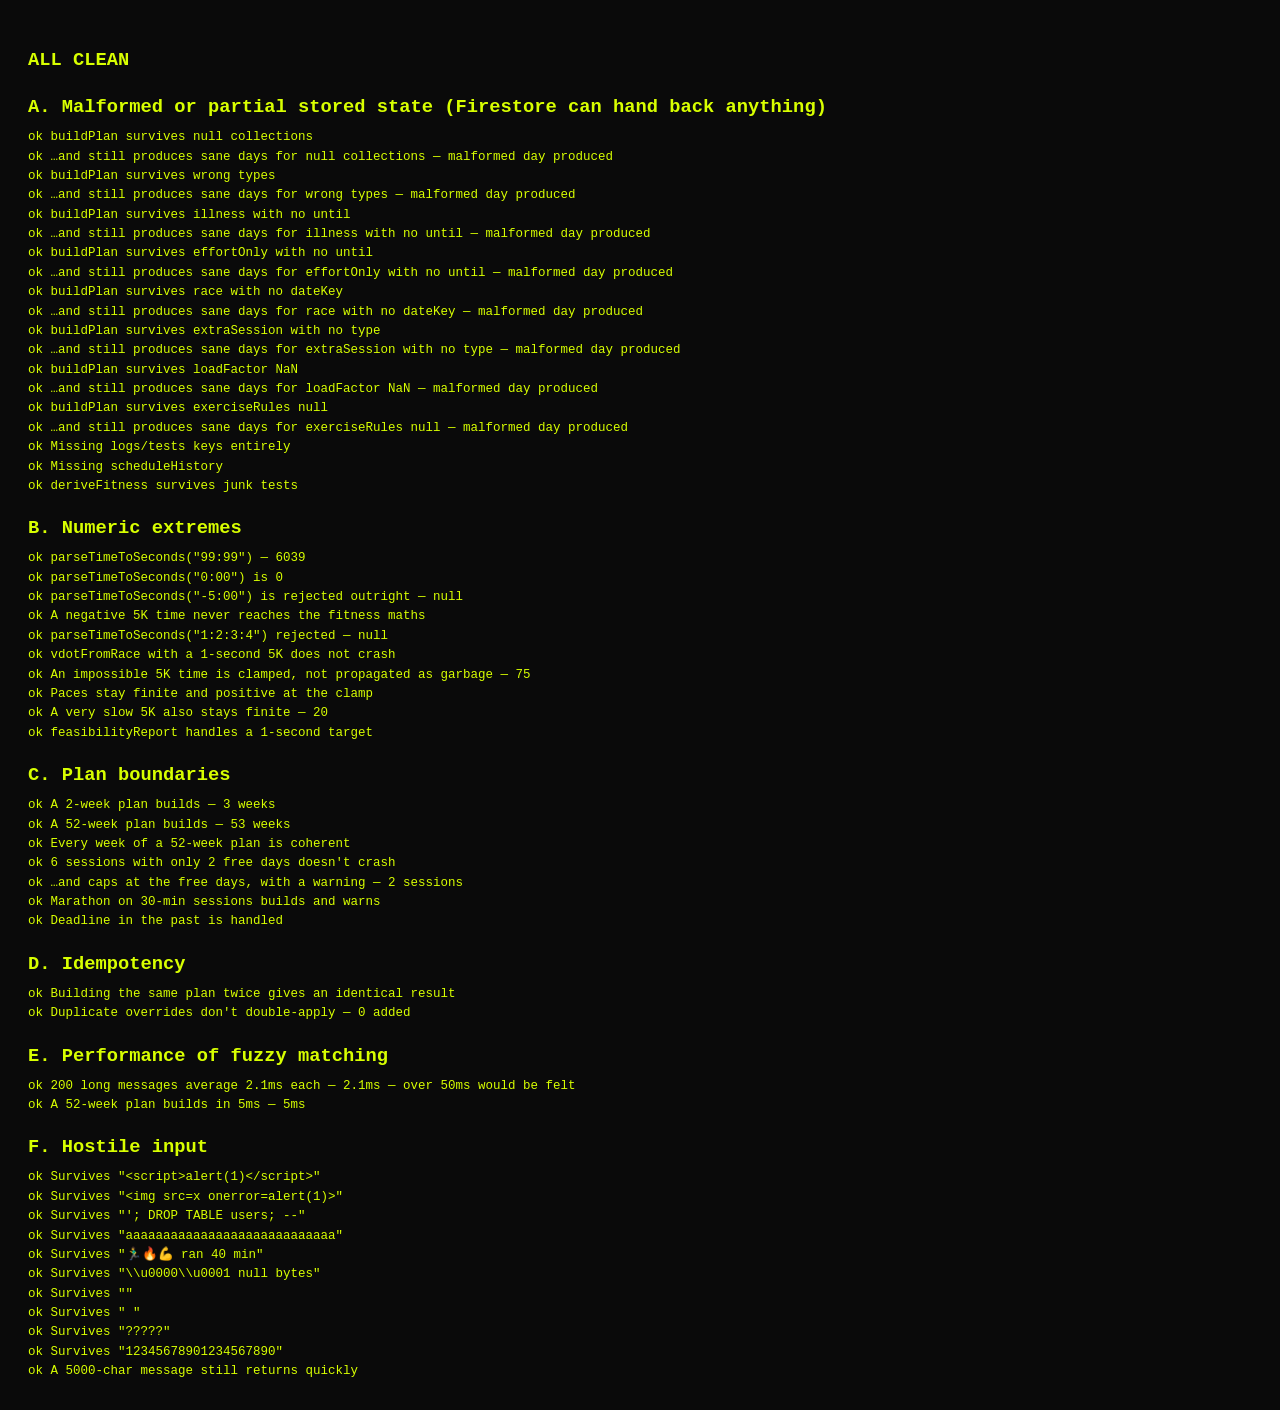
<file: stress.html>
<!DOCTYPE html><html><head><meta charset="UTF-8"><title>Stress + robustness</title>
<style>body{font-family:ui-monospace,Menlo,monospace;background:#0A0A0A;color:#eee;padding:20px;font-size:12.5px;line-height:1.55}
.ok{color:#D8FF00}.bad{color:#FF4D4D;font-weight:700}h2{color:#D8FF00;margin:18px 0 6px}</style></head><body>
<div id="out">running…</div>
<script>window.addEventListener("error",e=>{document.getElementById("out").innerHTML=`<div class="bad">CRASH: ${e.message}</div>`});</script>
<script type="module">
import { buildPlan, computeAdaptation, deriveFitness, feasibilityReport, goalAssessment,
         vdotFromRace, predictRaceSeconds, parseTimeToSeconds, pruneCoachOverrides,
         sessionsScheduledForWeek, dateKey, addDays, mondayOnOrBefore } from "./plan-engine.js?v=46";
import { coachRespond } from "./coach.js?v=46";

const monday = mondayOnOrBefore(new Date());
const mk = (over={}) => ({ name:"T", planStart: dateKey(monday),
  profile:{workoutsPerWeek:"low",cardioPerWeek:"mid",runDuration:"to45",fiveKSeconds:1530,injuryFocus:[], ...(over.profile||{})},
  schedule:{sessionsPerWeek:4,minutesPerSession:60,commitments:{}, ...(over.schedule||{})},
  goal:{type:"endurance",event:"tenK",targetSeconds:null,deadline:dateKey(addDays(monday,120)), ...(over.goal||{})},
  logs:over.logs||{}, tests:over.tests||{}, coachOverrides:over.coachOverrides||{} });

let out="", bad=0;
// This harness prints hostile strings back out, so it must escape them itself.
// It didn't at first, and the XSS payload rendered as a live <img> in the
// report — a neat demonstration that the app escapes and a scratch page doesn't.
const esc=(v)=>String(v==null?"":v).replace(/&/g,"&amp;").replace(/</g,"&lt;").replace(/>/g,"&gt;").replace(/"/g,"&quot;");
const T=(n,c,d)=>{ if(!c) bad++; out+=`<div class="${c?'ok':'bad'}">${c?'ok ':'BUG'} ${esc(n)}${d?` — ${esc(d)}`:''}</div>`; };
const H=h=>out+=`<h2>${h}</h2>`;
const safe=(fn)=>{ try { return {ok:true, v:fn()}; } catch(e){ return {ok:false, e:e.message}; } };

// ---------------------------------------------------------------- A
H("A. Malformed or partial stored state (Firestore can hand back anything)");
const junkCases = [
  ["null collections", {races:null,extraSessions:null,moves:null,blockedDates:null,swaps:null}],
  ["wrong types", {blockedDates:"nope",moves:"nope",races:"nope",extraSessions:"nope"}],
  ["illness with no until", {illness:{level:"systemic"}}],
  ["effortOnly with no until", {effortOnly:{reason:"heat"}}],
  ["race with no dateKey", {races:[{meters:5000}]}],
  ["extraSession with no type", {extraSessions:[{weekday:2}]}],
  ["loadFactor NaN", {loadFactor:NaN,loadFactorFromWeek:1}],
  ["exerciseRules null", {exerciseRules:null}],
];
for (const [name, co] of junkCases) {
  const r = safe(()=>buildPlan(mk({coachOverrides:co}), computeAdaptation(mk({coachOverrides:co}))));
  T(`buildPlan survives ${name}`, r.ok, r.e);
  if (r.ok) T(`  …and still produces sane days for ${name}`,
    r.v.weeks.every(w=>w.days.length===7 && w.days.every(d=>d.isRest ? !d.session : (d.session&&d.session.minutes>0))),
    "malformed day produced");
}
T("Missing logs/tests keys entirely", safe(()=>{const u=mk();delete u.logs;delete u.tests;
  return buildPlan(u, computeAdaptation(u));}).ok);
T("Missing scheduleHistory", safe(()=>sessionsScheduledForWeek(mk(),3)).ok);
T("deriveFitness survives junk tests", safe(()=>deriveFitness(mk({tests:{1:{type:"run"},2:null,3:{seconds:0,meters:0}}}))).ok);

// ---------------------------------------------------------------- B
H("B. Numeric extremes");
T('parseTimeToSeconds("99:99")', parseTimeToSeconds("99:99")===99*60+99, String(parseTimeToSeconds("99:99")));
T('parseTimeToSeconds("0:00") is 0', parseTimeToSeconds("0:00")===0);
T('parseTimeToSeconds("-5:00") is rejected outright', parseTimeToSeconds("-5:00")===null,
  String(parseTimeToSeconds("-5:00")));
T('A negative 5K time never reaches the fitness maths', (()=>{
  const u=mk({profile:{fiveKSeconds:parseTimeToSeconds("-5:00")}});
  const p=buildPlan(u,computeAdaptation(u));
  return isFinite(p.vdot)&&p.vdot>=20;})());
T('parseTimeToSeconds("1:2:3:4") rejected', parseTimeToSeconds("1:2:3:4")===null, String(parseTimeToSeconds("1:2:3:4")));
const absurd = safe(()=>vdotFromRace(1,5000));
T("vdotFromRace with a 1-second 5K does not crash", absurd.ok, absurd.e);
const clamped = safe(()=>buildPlan(mk({profile:{fiveKSeconds:1}}), computeAdaptation(mk({profile:{fiveKSeconds:1}}))));
T("An impossible 5K time is clamped, not propagated as garbage",
  clamped.ok && clamped.v.vdot<=75 && isFinite(clamped.v.vdot), clamped.ok?String(clamped.v.vdot):clamped.e);
T("Paces stay finite and positive at the clamp",
  clamped.ok && Object.values(clamped.v.paces).every(p=>isFinite(p)&&p>0));
const slow = safe(()=>buildPlan(mk({profile:{fiveKSeconds:9999}}), computeAdaptation(mk({profile:{fiveKSeconds:9999}}))));
T("A very slow 5K also stays finite", slow.ok && isFinite(slow.v.vdot), slow.ok?String(slow.v.vdot):slow.e);
const fz = safe(()=>feasibilityReport(mk({goal:{targetSeconds:1}})));
T("feasibilityReport handles a 1-second target", fz.ok && fz.v.some(i=>i.severity==="blocker"), fz.e);

// ---------------------------------------------------------------- C
H("C. Plan boundaries");
const short = safe(()=>{const u=mk({goal:{deadline:dateKey(addDays(monday,14))}});return buildPlan(u,computeAdaptation(u));});
T("A 2-week plan builds", short.ok && short.v.totalWeeks>=2, short.ok?`${short.v.totalWeeks} weeks`:short.e);
const long = safe(()=>{const u=mk({goal:{deadline:dateKey(addDays(monday,364))}});return buildPlan(u,computeAdaptation(u));});
T("A 52-week plan builds", long.ok && long.v.totalWeeks>=52, long.ok?`${long.v.totalWeeks} weeks`:long.e);
T("Every week of a 52-week plan is coherent",
  long.ok && long.v.weeks.every(w=>w.days.length===7 && w.phase && w.focus));
const boxed = safe(()=>{const c={};[0,1,2,3,4].forEach(i=>c[i]={load:"hard",label:"x"});
  const u=mk({schedule:{sessionsPerWeek:6,commitments:c}});return buildPlan(u,computeAdaptation(u));});
T("6 sessions with only 2 free days doesn't crash", boxed.ok, boxed.e);
T("…and caps at the free days, with a warning",
  boxed.ok && boxed.v.warnings.length>0 && boxed.v.weeks.every(w=>w.days.filter(d=>!d.isRest).length<=2),
  boxed.ok?boxed.v.weeks[0].days.filter(d=>!d.isRest).length+" sessions":"");
const tiny = safe(()=>{const u=mk({schedule:{minutesPerSession:30},goal:{event:"marathon"}});return buildPlan(u,computeAdaptation(u));});
T("Marathon on 30-min sessions builds and warns",
  tiny.ok && tiny.v.warnings.some(w=>/long runs/.test(w)), tiny.e);
T("Deadline in the past is handled", safe(()=>{const u=mk({goal:{deadline:dateKey(addDays(monday,-30))}});
  return buildPlan(u,computeAdaptation(u));}).ok);

// ---------------------------------------------------------------- D
H("D. Idempotency");
const co1 = {blockedDates:[dateKey(addDays(monday,2))], loadFactor:0.9, loadFactorFromWeek:1};
const p1 = buildPlan(mk({coachOverrides:co1}), computeAdaptation(mk({coachOverrides:co1})));
const p2 = buildPlan(mk({coachOverrides:co1}), computeAdaptation(mk({coachOverrides:co1})));
T("Building the same plan twice gives an identical result",
  JSON.stringify(p1.weeks.map(w=>w.days.map(d=>d.session?.label||"rest"))) ===
  JSON.stringify(p2.weeks.map(w=>w.days.map(d=>d.session?.label||"rest"))));
const dup = {blockedDates:[dateKey(addDays(monday,2)),dateKey(addDays(monday,2))],
             extraSessions:[{weekday:2,type:"upper",fromWeek:1},{weekday:2,type:"upper",fromWeek:1}]};
const pd = buildPlan(mk({coachOverrides:dup}), computeAdaptation(mk({coachOverrides:dup})));
T("Duplicate overrides don't double-apply",
  pd.weeks[0].days.filter(d=>d.addedByCoach).length<=1,
  pd.weeks[0].days.filter(d=>d.addedByCoach).length+" added");

// ---------------------------------------------------------------- E
H("E. Performance of fuzzy matching");
const u=mk(); const a=computeAdaptation(u); const plan=buildPlan(u,a);
const longMsg = "so basically ".repeat(30) + "i ran 40 minutes easy this morning and my knee felt a bit tight afterwards but nothing serious";
const t0=performance.now();
for(let i=0;i<200;i++) coachRespond(longMsg,{user:u,plan,adaptation:a,today:monday});
const per=(performance.now()-t0)/200;
T(`200 long messages average ${per.toFixed(1)}ms each`, per < 50, `${per.toFixed(1)}ms — over 50ms would be felt`);
const t1=performance.now(); buildPlan(mk({goal:{deadline:dateKey(addDays(monday,364))}}), a);
const buildMs=performance.now()-t1;
T(`A 52-week plan builds in ${buildMs.toFixed(0)}ms`, buildMs < 400, `${buildMs.toFixed(0)}ms`);

// ---------------------------------------------------------------- F
H("F. Hostile input");
// Split so the literal tag can't close this script block.
const XSS = "<scr" + "ipt>alert(1)</scr" + "ipt>";
const hostile = [XSS, "<img src=x onerror=alert(1)>", "'; DROP TABLE users; --", "a".repeat(5000),
  "🏃‍♂️🔥💪 ran 40 min", "\\u0000\\u0001 null bytes", "", "   ", "?????", "12345678901234567890"];
for (const h of hostile) {
  const r = safe(()=>coachRespond(h,{user:u,plan,adaptation:a,today:monday}));
  T(`Survives ${JSON.stringify(h.slice(0,28))}`, r.ok && typeof r.v?.reply === "string", r.e);
}
T("A 5000-char message still returns quickly", (()=>{const s=performance.now();
  coachRespond("a".repeat(5000),{user:u,plan,adaptation:a,today:monday});return performance.now()-s<200;})());

document.getElementById("out").innerHTML =
  (bad?`<h2 class="bad">${bad} PROBLEM${bad>1?'S':''}</h2>`:`<h2>ALL CLEAN</h2>`)+out;
</script></body></html>
</file>
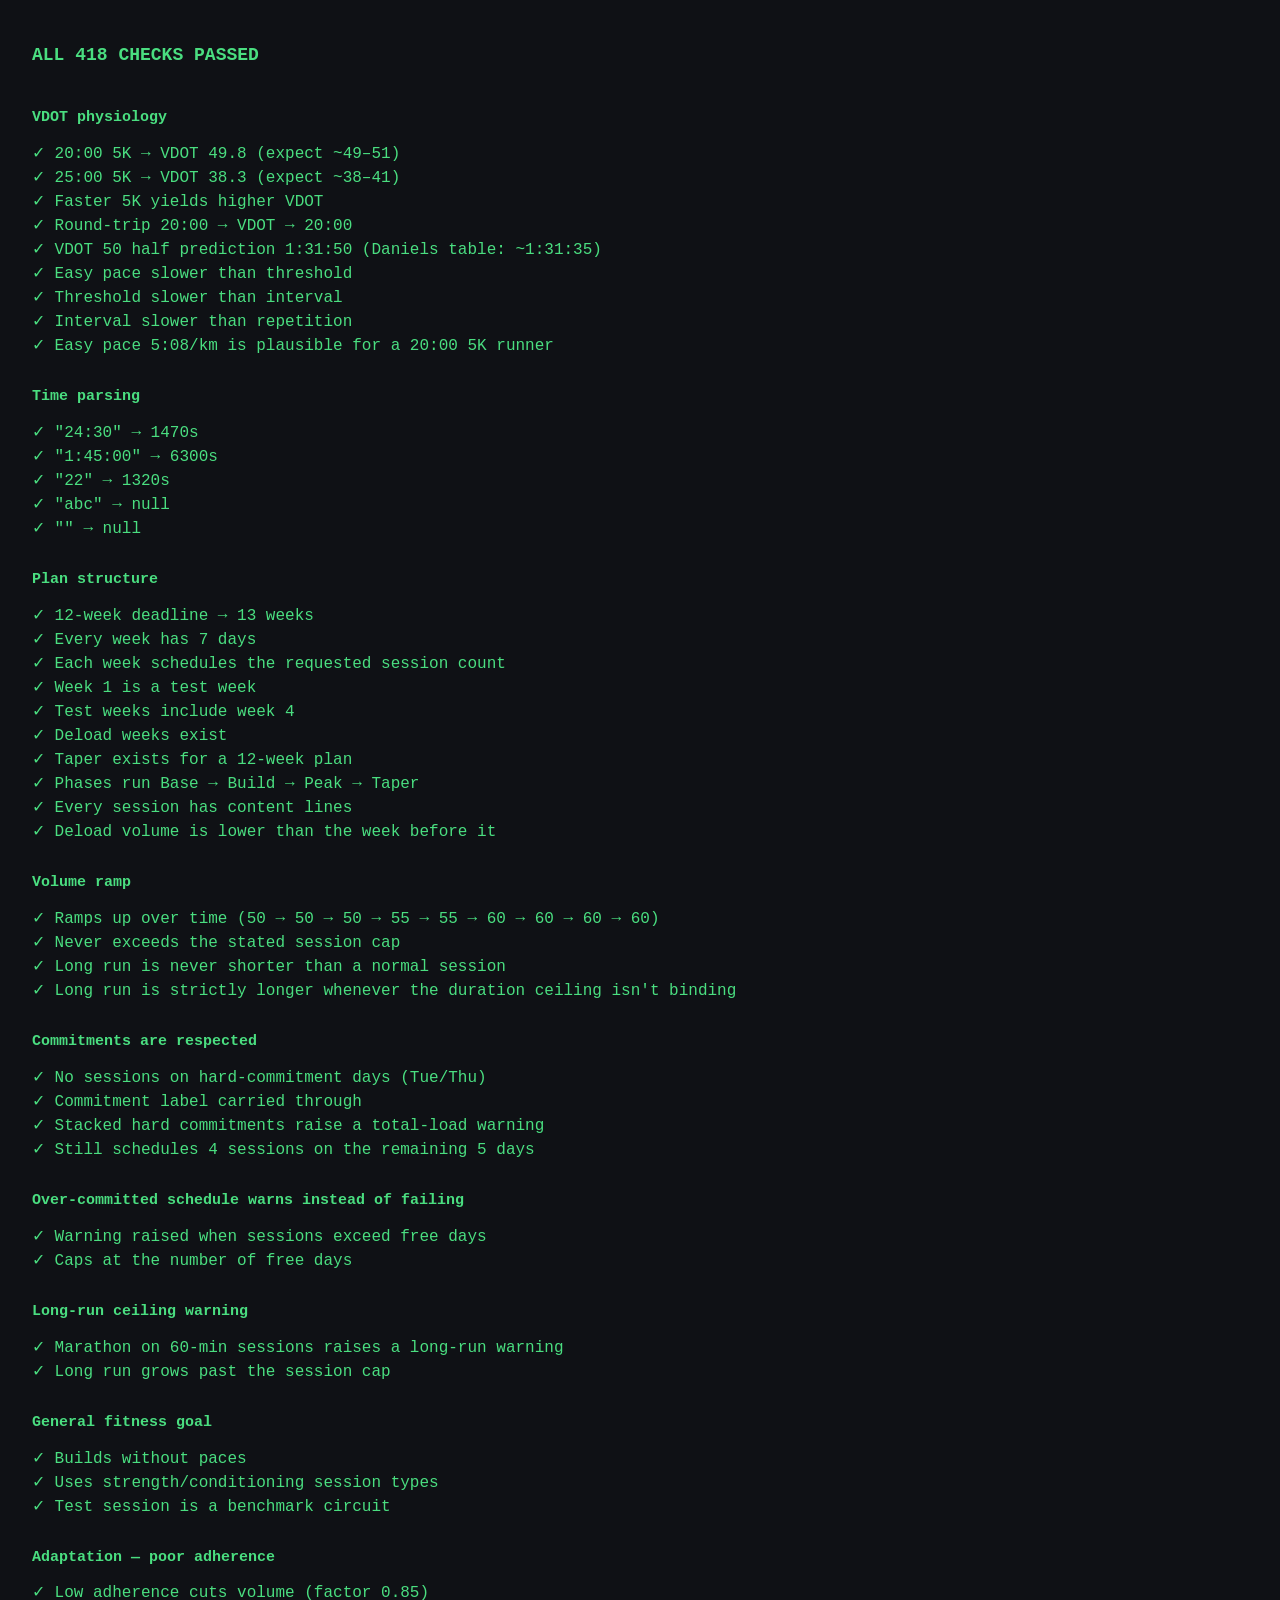
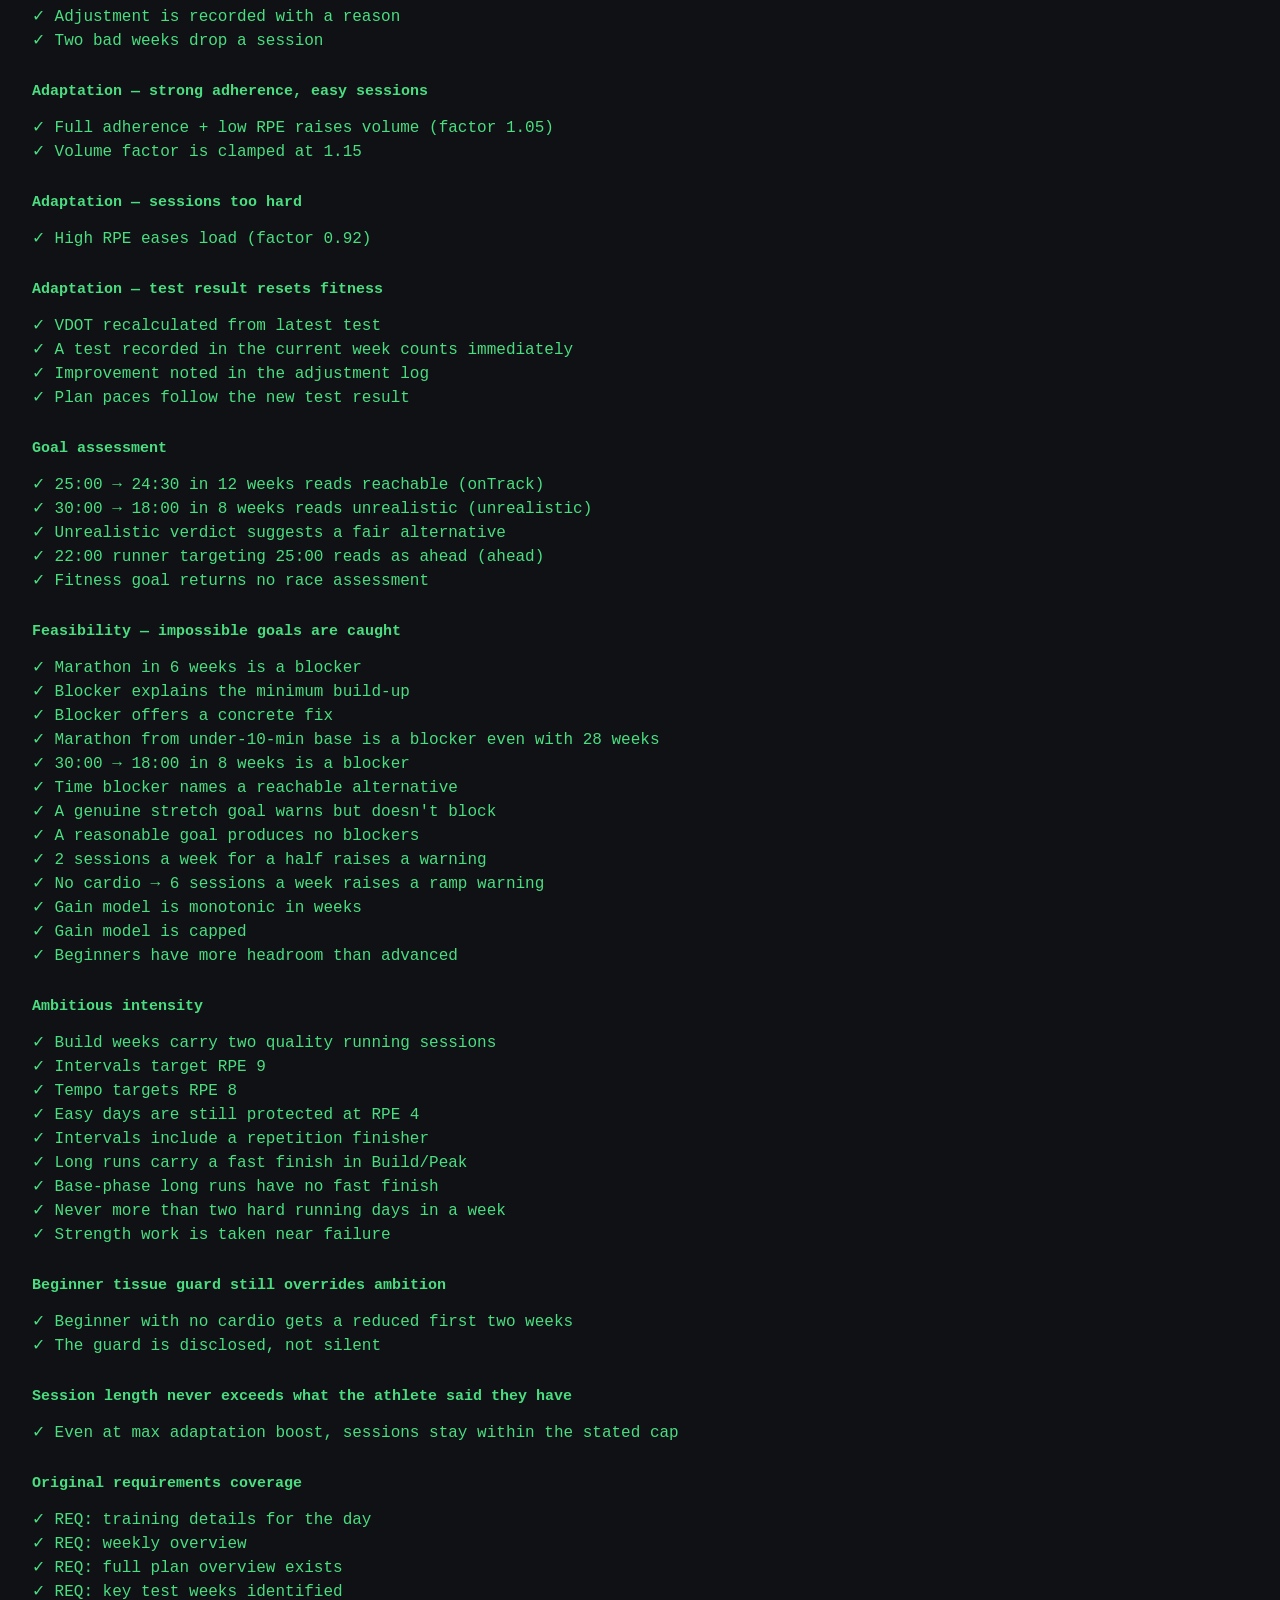
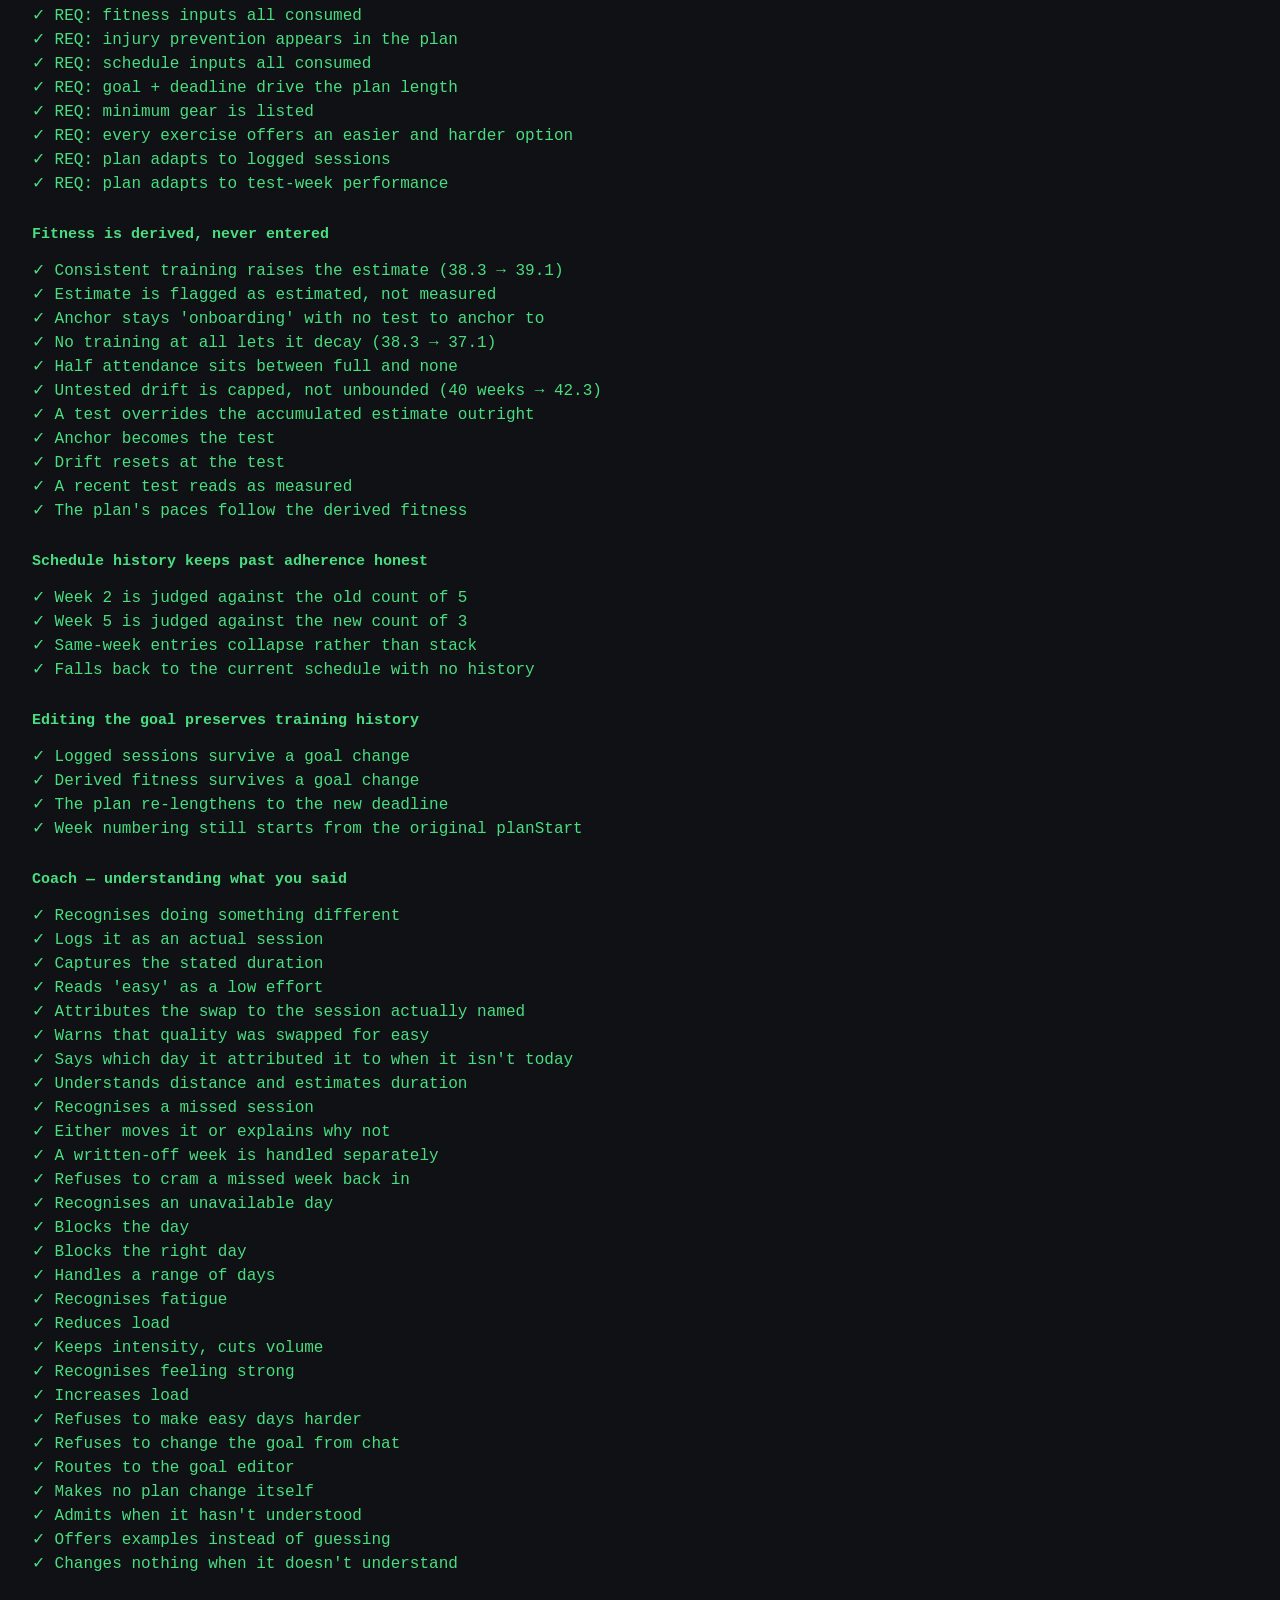
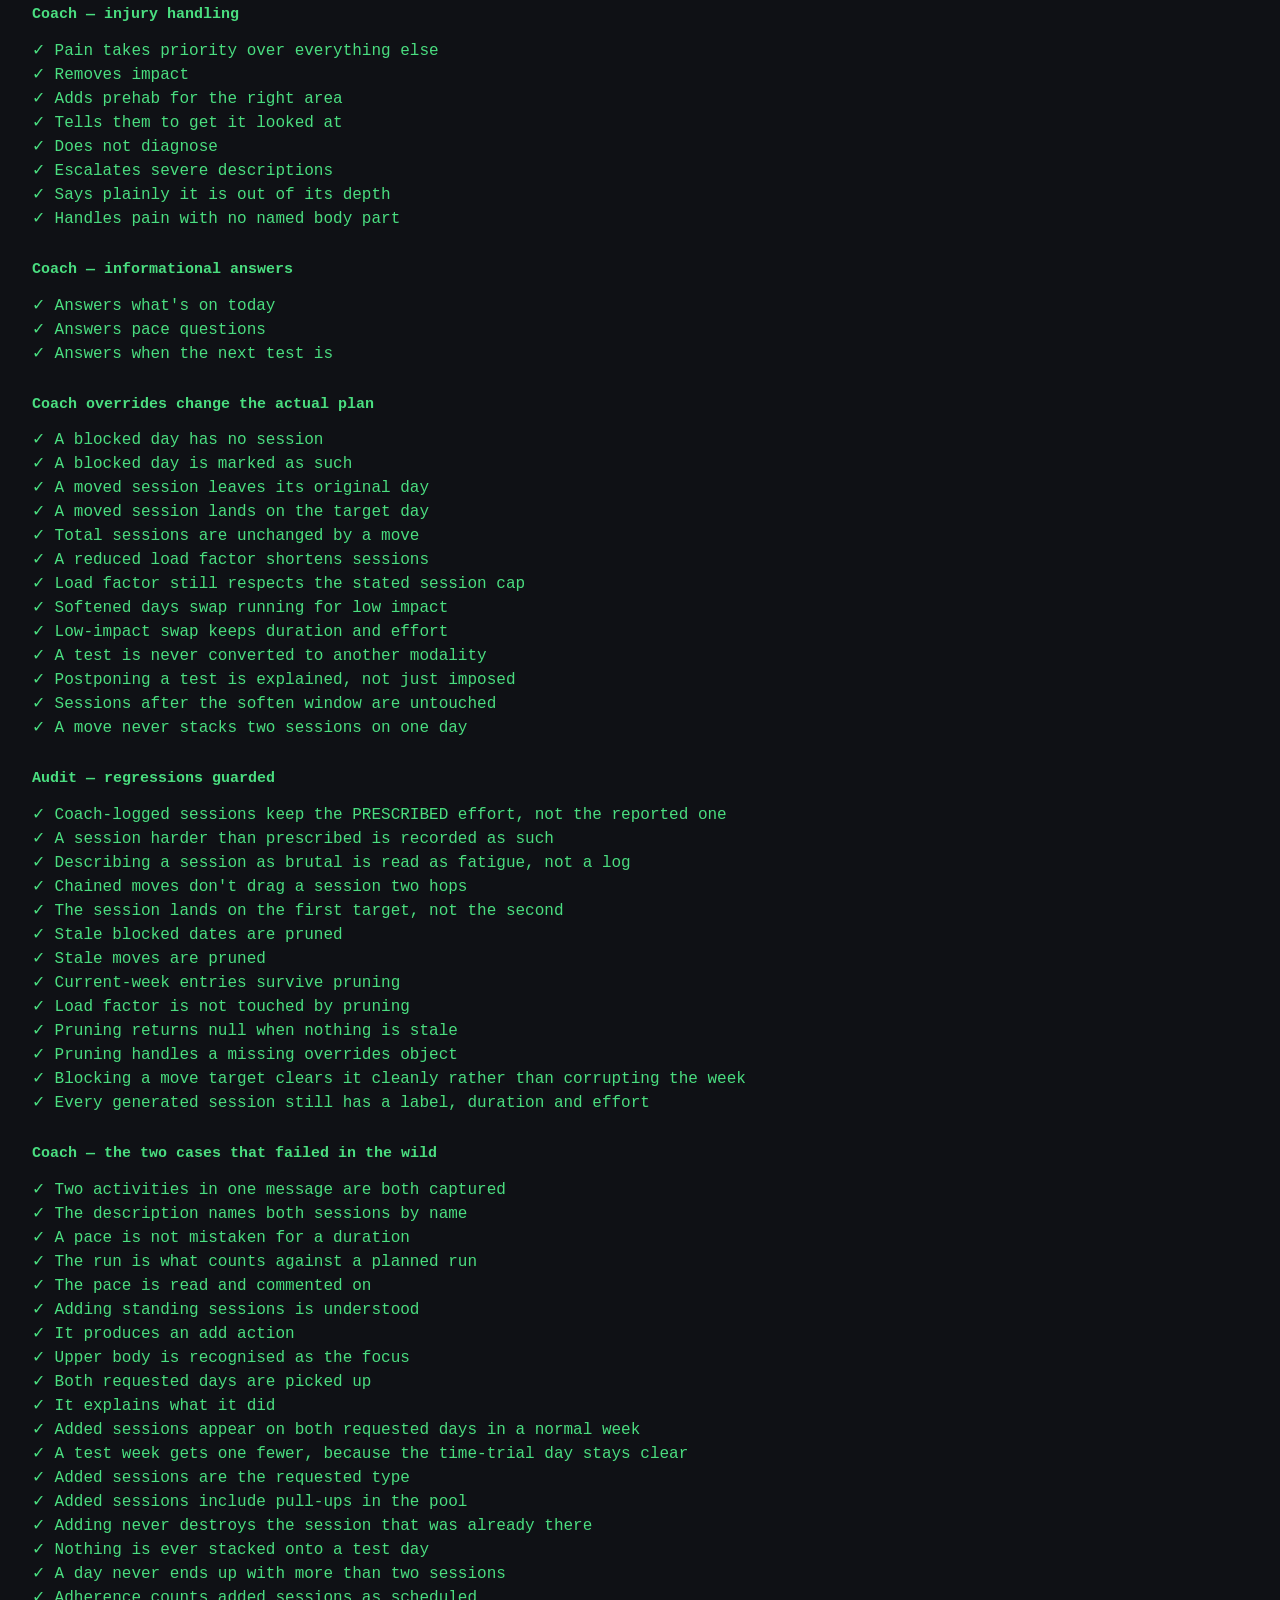
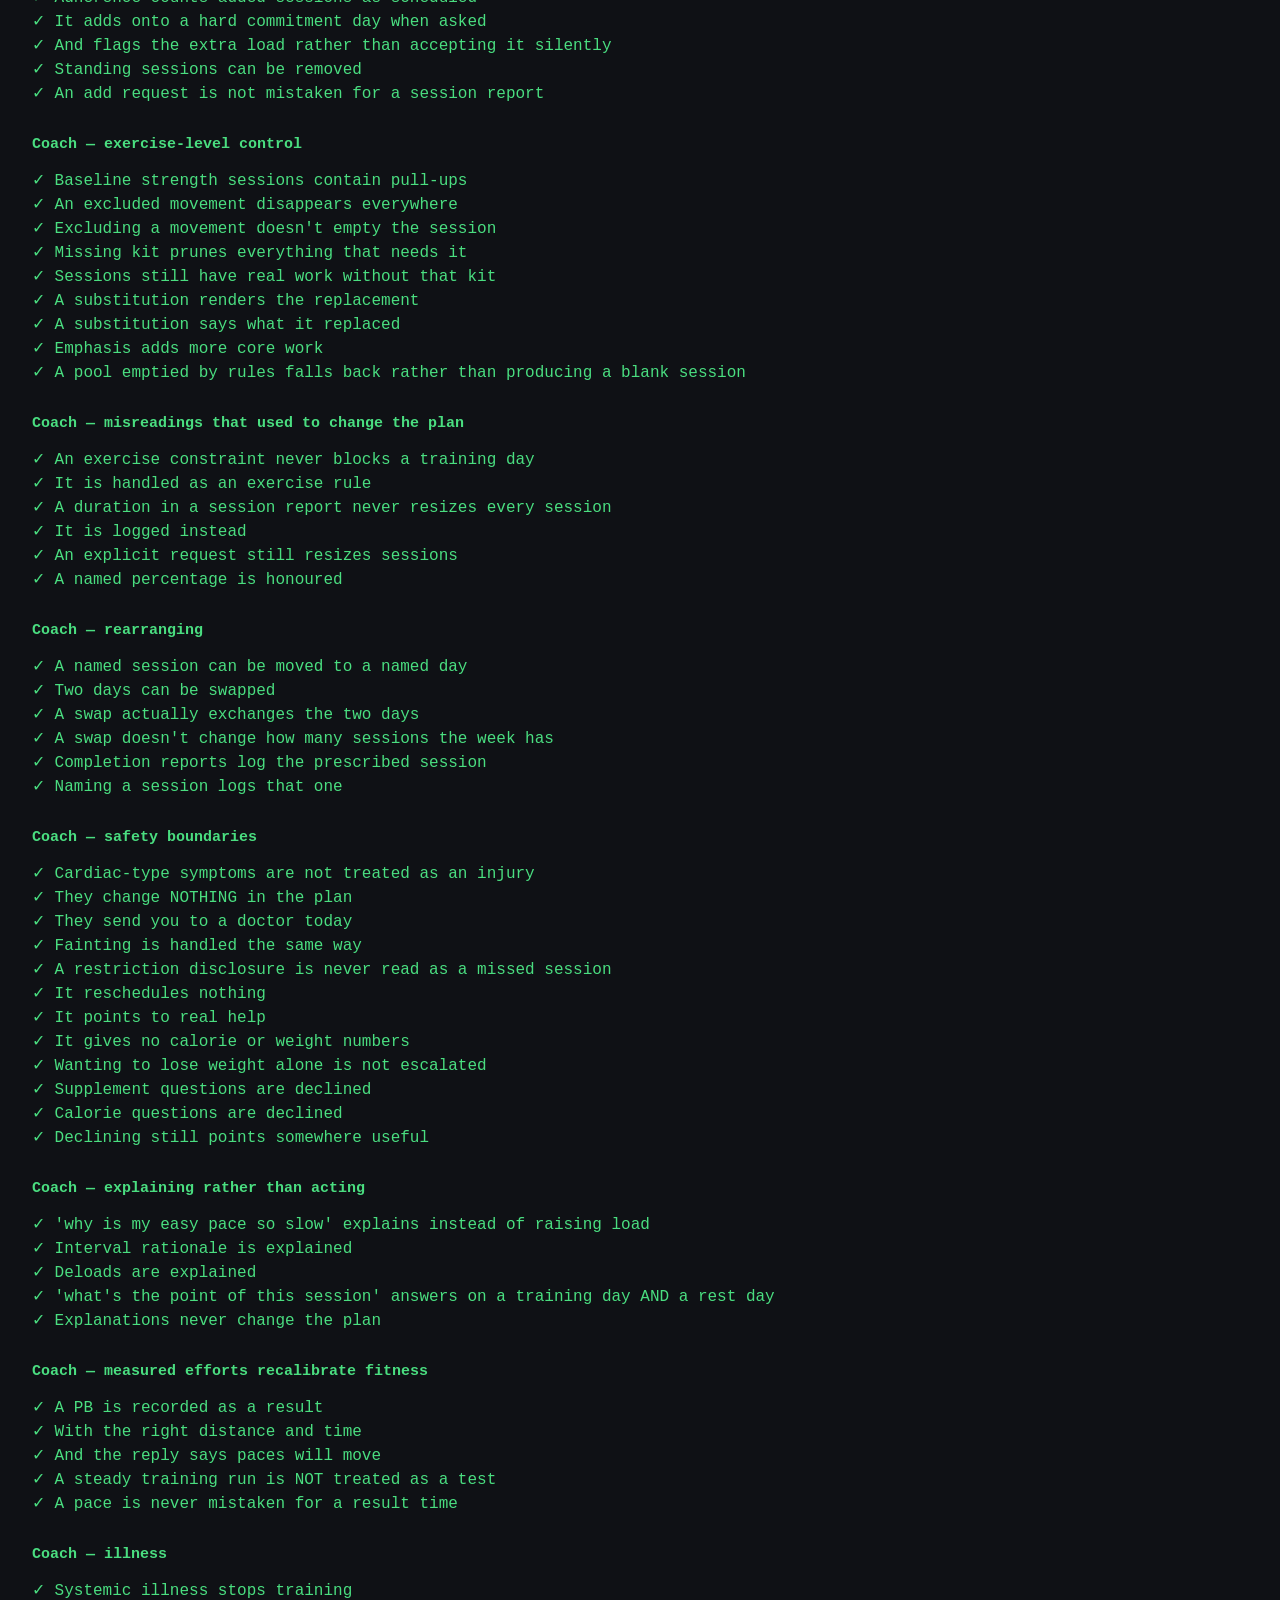
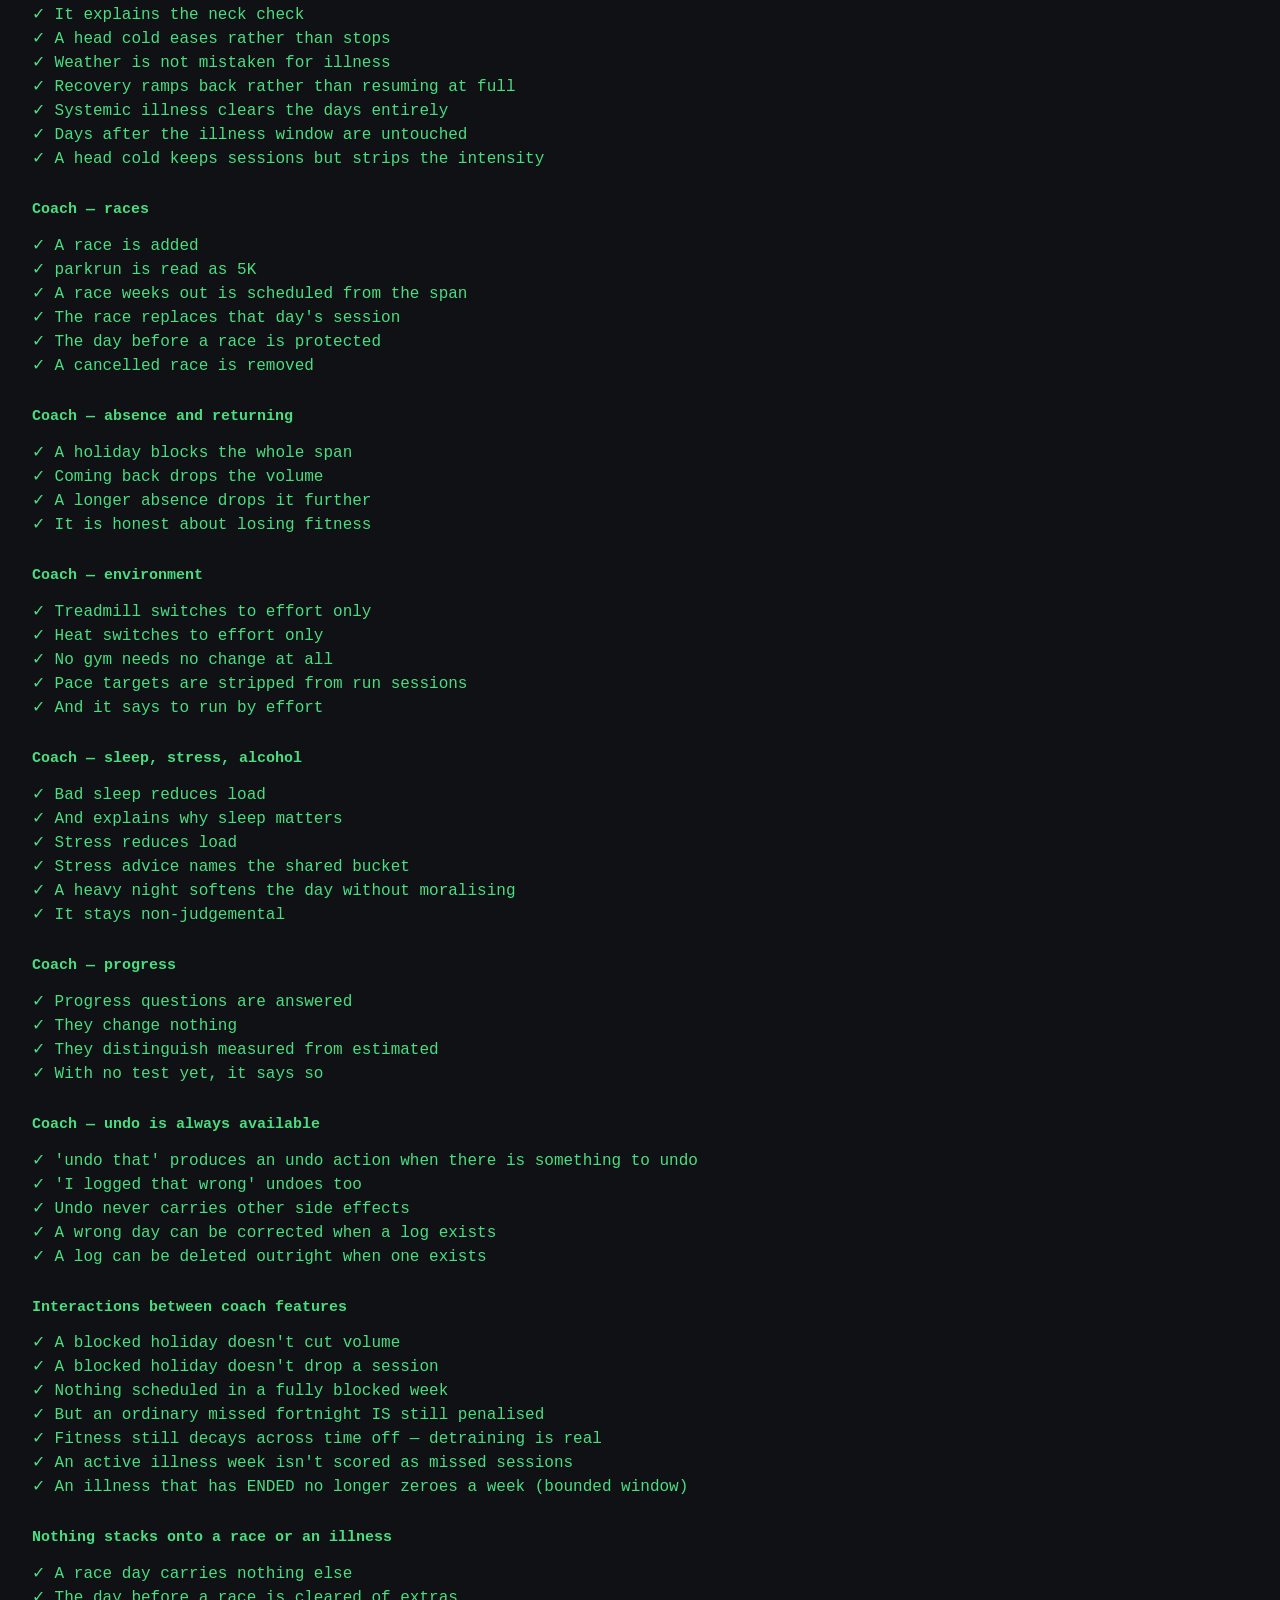
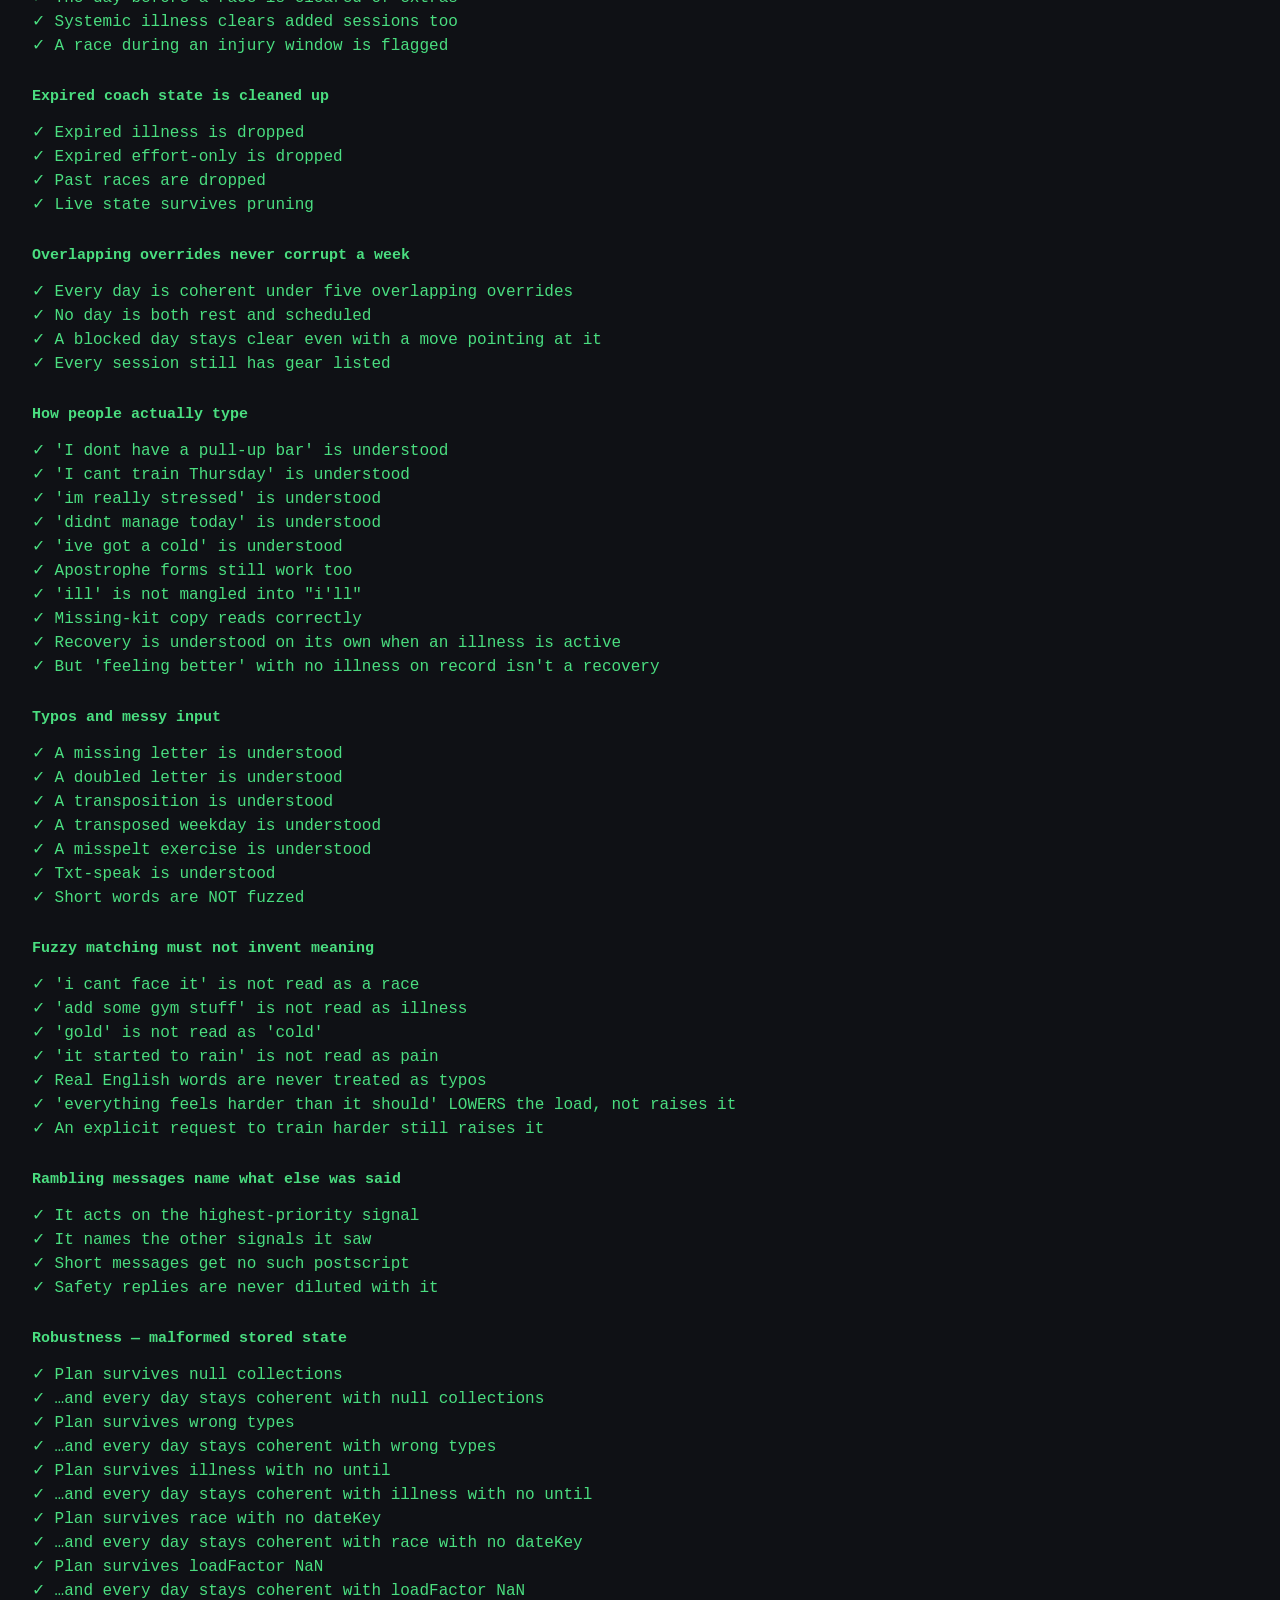
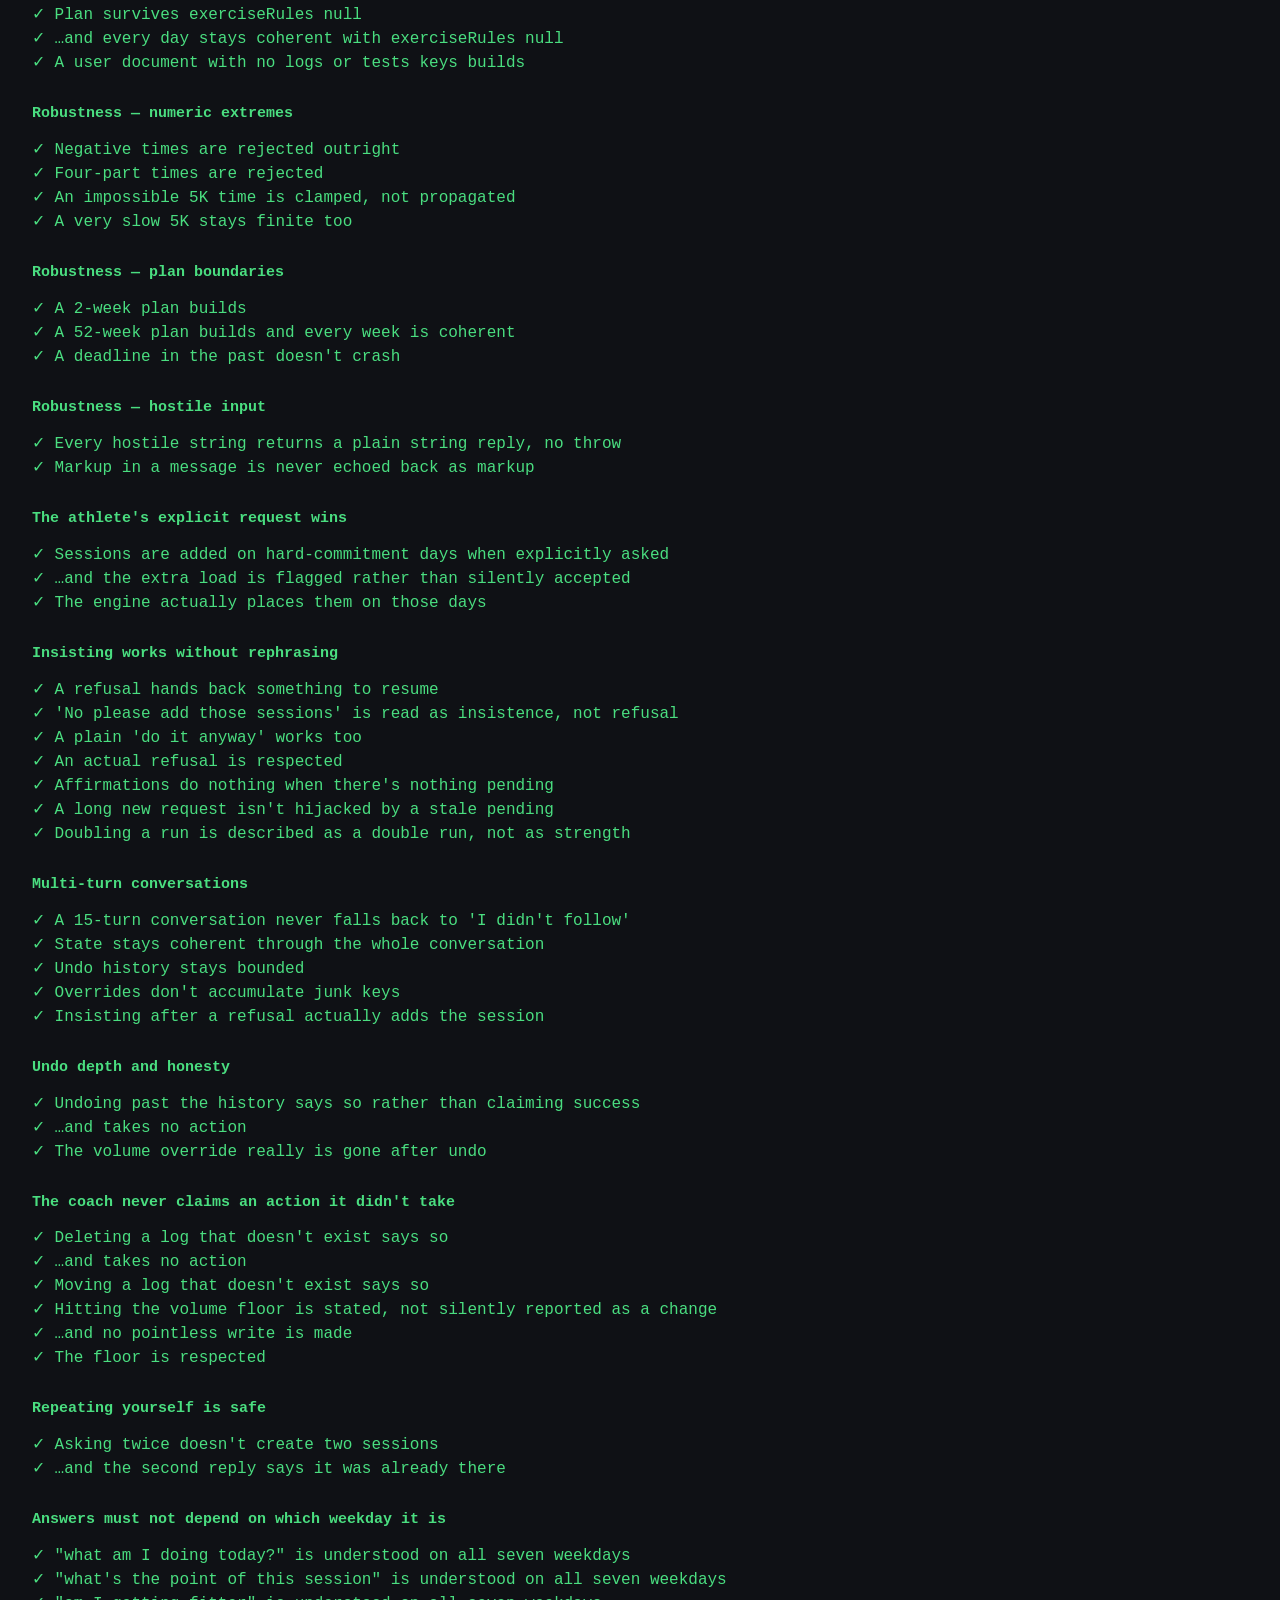
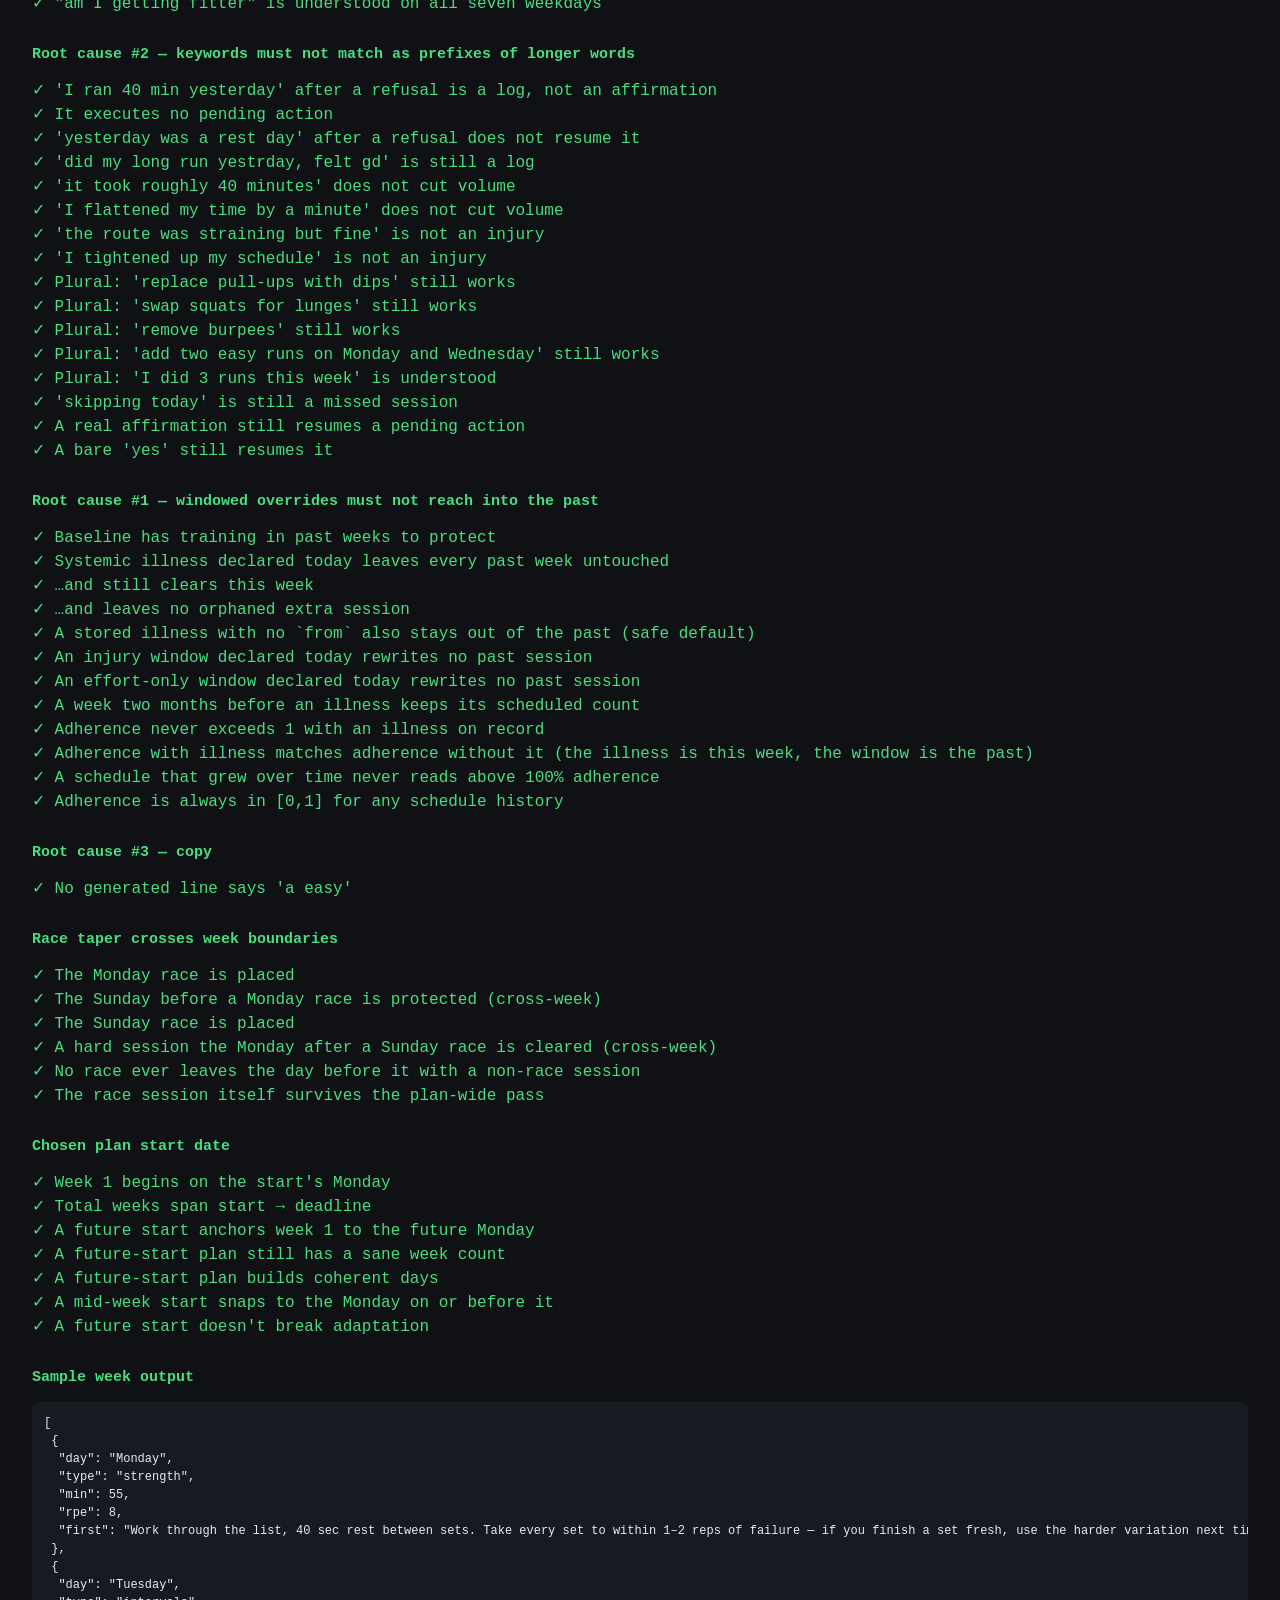
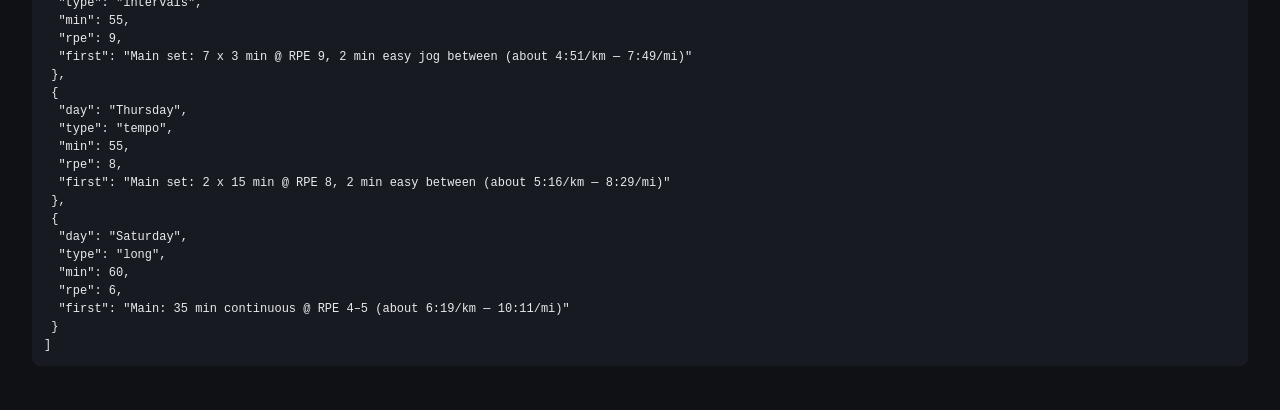
<file: test.html>
<!DOCTYPE html>
<html lang="en">
<head>
<meta charset="UTF-8" />
<title>Peak — engine tests</title>
<style>
  body { font-family: ui-monospace, Menlo, monospace; background:#0f1115; color:#e8eaed; padding:24px; line-height:1.5; }
  h2 { color:#4ade80; margin-top:28px; font-size:15px; }
  .pass { color:#4ade80; } .fail { color:#f87171; font-weight:700; }
  pre { background:#171a21; padding:12px; border-radius:8px; overflow-x:auto; font-size:12px; }
  #summary { position:sticky; top:0; background:#0f1115; padding:10px 0; font-size:18px; font-weight:700; }
</style>
</head>
<body>
<div id="summary">running…</div>
<div id="out"></div>
<script>
  // A thrown error used to leave this page stuck on "running…", which reads as
  // a hang rather than a failure. Always surface it.
  window.addEventListener("error", (e) => {
    document.getElementById("summary").innerHTML =
      `<span class="fail">SUITE CRASHED</span> — ${e.message}`;
    document.getElementById("out").insertAdjacentHTML("beforeend",
      `<div class="fail">✗ Uncaught: ${e.message}<br><small>${(e.error && e.error.stack || "").split("\n").slice(0, 3).join("<br>")}</small></div>`);
  });
</script>
<script type="module">
import {
  buildPlan, computeAdaptation, goalAssessment, vdotFromRace, predictRaceSeconds,
  pacesFor, formatDuration, parseTimeToSeconds, dateKey, addDays, mondayOnOrBefore,
  feasibilityReport, achievableVdotGain, EVENT_REQUIREMENTS,
  deriveFitness, sessionsScheduledForWeek, baselineVdot, parseDateKey,
  pruneCoachOverrides,
} from "./plan-engine.js?v=46";
import { coachRespond } from "./coach.js?v=46";

const out = document.getElementById("out");
let pass = 0, fail = 0;

function section(t) { out.insertAdjacentHTML("beforeend", `<h2>${t}</h2>`); }
function check(label, cond, detail) {
  if (cond) { pass++; out.insertAdjacentHTML("beforeend", `<div class="pass">✓ ${label}</div>`); }
  else { fail++; out.insertAdjacentHTML("beforeend", `<div class="fail">✗ ${label} ${detail ? "— " + detail : ""}</div>`); }
}
function dump(o) { out.insertAdjacentHTML("beforeend", `<pre>${JSON.stringify(o, null, 1)}</pre>`); }

// ---------------------------------------------------------------- physiology
section("VDOT physiology");
const v20 = vdotFromRace(20 * 60, 5000);
check(`20:00 5K → VDOT ${v20.toFixed(1)} (expect ~49–51)`, v20 > 48 && v20 < 52, v20.toFixed(2));
const v25 = vdotFromRace(25 * 60, 5000);
check(`25:00 5K → VDOT ${v25.toFixed(1)} (expect ~38–41)`, v25 > 37 && v25 < 42, v25.toFixed(2));
check("Faster 5K yields higher VDOT", v20 > v25);

const rt = predictRaceSeconds(v20, 5000);
check(`Round-trip 20:00 → VDOT → ${formatDuration(rt)}`, Math.abs(rt - 1200) < 5, `${rt.toFixed(1)}s`);
const half = predictRaceSeconds(v20, 21097);
check(`VDOT ${v20.toFixed(0)} half prediction ${formatDuration(half)} (Daniels table: ~1:31:35)`, half > 5400 && half < 5700);

const p = pacesFor(v20);
check("Easy pace slower than threshold", p.easy > p.threshold);
check("Threshold slower than interval", p.threshold > p.interval);
check("Interval slower than repetition", p.interval > p.repetition);
check(`Easy pace ${formatDuration(p.easy)}/km is plausible for a 20:00 5K runner`, p.easy > 270 && p.easy < 360);

section("Time parsing");
check('"24:30" → 1470s', parseTimeToSeconds("24:30") === 1470);
check('"1:45:00" → 6300s', parseTimeToSeconds("1:45:00") === 6300);
check('"22" → 1320s', parseTimeToSeconds("22") === 1320);
check('"abc" → null', parseTimeToSeconds("abc") === null);
check('"" → null', parseTimeToSeconds("") === null);

// ---------------------------------------------------------------- plan building
function mkUser(over = {}) {
  return {
    name: "Test",
    planStart: dateKey(new Date()),
    profile: {
      workoutsPerWeek: "low", cardioPerWeek: "mid",
      runDuration: "to45", fiveKSeconds: 25 * 60, injuryFocus: ["hamstring"],
      ...(over.profile || {}),
    },
    schedule: { sessionsPerWeek: 4, minutesPerSession: 60, commitments: {}, ...(over.schedule || {}) },
    goal: { type: "endurance", event: "fiveK", targetSeconds: 22 * 60, deadline: dateKey(addDays(new Date(), 84)), ...(over.goal || {}) },
    logs: over.logs || {}, tests: over.tests || {},
  };
}

section("Plan structure");
let u = mkUser();
let a = computeAdaptation(u);
let plan = buildPlan(u, a);
check(`12-week deadline → ${plan.totalWeeks} weeks`, plan.totalWeeks >= 12 && plan.totalWeeks <= 13, String(plan.totalWeeks));
check("Every week has 7 days", plan.weeks.every((w) => w.days.length === 7));
check("Each week schedules the requested session count",
  plan.weeks.every((w) => w.days.filter((d) => !d.isRest).length === 4),
  plan.weeks.map((w) => w.days.filter((d) => !d.isRest).length).join(","));
check("Week 1 is a test week", plan.weeks[0].isTest);
check("Test weeks include week 4", plan.testWeeks.includes(4), plan.testWeeks.join(","));
check("Deload weeks exist", plan.weeks.some((w) => w.isDeload));
check("Taper exists for a 12-week plan", plan.weeks.some((w) => w.isTaper));
check("Phases run Base → Build → Peak → Taper",
  ["Base", "Build", "Peak", "Taper"].every((ph) => plan.weeks.some((w) => w.phase === ph)),
  [...new Set(plan.weeks.map((w) => w.phase))].join(" "));
check("Every session has content lines", plan.weeks.every((w) => w.days.filter((d) => !d.isRest).every((d) => d.session.lines.length > 0)));
check("Deload volume is lower than the week before it", (() => {
  const d = plan.weeks.find((w) => w.isDeload && w.num > 1);
  return d && d.sessionMinutes < plan.weeks[d.num - 2].sessionMinutes;
})());

section("Volume ramp");
const mins = plan.weeks.filter((w) => !w.isDeload && !w.isTaper).map((w) => w.sessionMinutes);
check(`Ramps up over time (${mins.join(" → ")})`, mins[mins.length - 1] > mins[0]);
check("Never exceeds the stated session cap", plan.weeks.every((w) => w.sessionMinutes <= 60));
check("Long run is never shorter than a normal session", plan.weeks.every((w) => w.longMinutes >= w.sessionMinutes), plan.weeks.map((w) => `${w.sessionMinutes}/${w.longMinutes}`).join(" "));
check("Long run is strictly longer whenever the duration ceiling isn't binding",
  plan.weeks.filter((w) => w.longMinutes < 60).every((w) => w.longMinutes > w.sessionMinutes),
  plan.weeks.map((w) => `${w.sessionMinutes}/${w.longMinutes}`).join(" "));

section("Commitments are respected");
u = mkUser({ schedule: { sessionsPerWeek: 4, minutesPerSession: 60, commitments: { 1: { load: "hard", label: "Soccer" }, 3: { load: "hard", label: "Soccer" } } } });
a = computeAdaptation(u); plan = buildPlan(u, a);
check("No sessions on hard-commitment days (Tue/Thu)",
  plan.weeks.every((w) => w.days[1].isRest && w.days[3].isRest));
check("Commitment label carried through", plan.weeks[0].days[1].commitment?.label === "Soccer");
check("Stacked hard commitments raise a total-load warning", plan.warnings.some((w) => w.includes("hard commitment days")), plan.warnings.join(" | "));
check("Still schedules 4 sessions on the remaining 5 days",
  plan.weeks.every((w) => w.days.filter((d) => !d.isRest).length === 4));

section("Over-committed schedule warns instead of failing");
u = mkUser({ schedule: { sessionsPerWeek: 6, minutesPerSession: 60, commitments: { 1: { load: "hard", label: "x" }, 3: { load: "hard", label: "x" }, 5: { load: "hard", label: "x" } } } });
a = computeAdaptation(u); plan = buildPlan(u, a);
check("Warning raised when sessions exceed free days", plan.warnings.length > 0, plan.warnings.join(" | "));
check("Caps at the number of free days", plan.weeks.every((w) => w.days.filter((d) => !d.isRest).length === 4));

section("Long-run ceiling warning");
u = mkUser({ goal: { type: "endurance", event: "marathon", targetSeconds: null, deadline: dateKey(addDays(new Date(), 168)) }, schedule: { sessionsPerWeek: 4, minutesPerSession: 60, commitments: {} } });
a = computeAdaptation(u); plan = buildPlan(u, a);
check("Marathon on 60-min sessions raises a long-run warning", plan.warnings.some((w) => w.includes("long runs")), plan.warnings.join(" | "));
check("Long run grows past the session cap", plan.weeks.some((w) => w.longMinutes > 60), String(Math.max(...plan.weeks.map((w) => w.longMinutes))));

section("General fitness goal");
u = mkUser({ goal: { type: "fitness", fitnessTarget: "allround", deadline: dateKey(addDays(new Date(), 84)) } });
a = computeAdaptation(u); plan = buildPlan(u, a);
check("Builds without paces", plan.paces === null);
check("Uses strength/conditioning session types",
  plan.weeks[1].days.filter((d) => !d.isRest).some((d) => ["lower", "upper", "full", "conditioning"].includes(d.session.type)),
  plan.weeks[1].days.filter((d) => !d.isRest).map((d) => d.session.type).join(","));
check("Test session is a benchmark circuit",
  plan.weeks[0].days.find((d) => d.session?.type === "test")?.session.label.includes("benchmark"));

// ---------------------------------------------------------------- adaptation
section("Adaptation — poor adherence");
const start = mondayOnOrBefore(new Date());
function logsFor(weeksBack, perWeek, rpe) {
  const logs = {};
  for (let w = 0; w < weeksBack; w++) {
    for (let i = 0; i < perWeek; i++) {
      const d = addDays(start, -((w + 1) * 7) + i);
      logs[dateKey(d)] = { done: true, rpe, targetRpe: 6, type: "easy" };
    }
  }
  return logs;
}
// Shift plan start back 3 weeks so there is history to evaluate.
function withHistory(over) {
  const uu = mkUser(over);
  uu.planStart = dateKey(addDays(start, -21));
  return uu;
}
let uLow = withHistory({ logs: {} });
uLow.logs = (() => {
  const logs = {};
  for (let w = 0; w < 3; w++) {
    const d = addDays(addDays(start, -21), w * 7);
    logs[dateKey(d)] = { done: true, rpe: 6, targetRpe: 6, type: "easy" };
  }
  return logs;
})();
let aLow = computeAdaptation(uLow);
check(`Low adherence cuts volume (factor ${aLow.volumeFactor.toFixed(2)})`, aLow.volumeFactor < 1, aLow.volumeFactor.toFixed(3));
check("Adjustment is recorded with a reason", aLow.notes.length > 0, JSON.stringify(aLow.notes.map((n) => n.text)));
check("Two bad weeks drop a session", aLow.sessionsAdjust === -1, String(aLow.sessionsAdjust));

section("Adaptation — strong adherence, easy sessions");
let uHigh = withHistory({});
uHigh.logs = (() => {
  const logs = {};
  for (let w = 0; w < 3; w++)
    for (let i = 0; i < 4; i++)
      logs[dateKey(addDays(addDays(start, -21), w * 7 + i))] = { done: true, rpe: 4, targetRpe: 6, type: "easy" };
  return logs;
})();
let aHigh = computeAdaptation(uHigh);
check(`Full adherence + low RPE raises volume (factor ${aHigh.volumeFactor.toFixed(2)})`, aHigh.volumeFactor > 1, aHigh.volumeFactor.toFixed(3));
check("Volume factor is clamped at 1.15", aHigh.volumeFactor <= 1.15);

section("Adaptation — sessions too hard");
let uHard = withHistory({});
uHard.logs = (() => {
  const logs = {};
  for (let w = 0; w < 3; w++)
    for (let i = 0; i < 4; i++)
      logs[dateKey(addDays(addDays(start, -21), w * 7 + i))] = { done: true, rpe: 9, targetRpe: 6, type: "easy" };
  return logs;
})();
let aHard = computeAdaptation(uHard);
check(`High RPE eases load (factor ${aHard.volumeFactor.toFixed(2)})`, aHard.volumeFactor < 1, aHard.volumeFactor.toFixed(3));

section("Adaptation — test result resets fitness");
let uTest = withHistory({});
uTest.tests = { 1: { type: "run", seconds: 25 * 60, meters: 5000 }, 4: { type: "run", seconds: 23 * 60 + 30, meters: 5000 } };
let aTest = computeAdaptation(uTest);
check("VDOT recalculated from latest test", aTest.vdot !== null && aTest.vdot > 40, String(aTest.vdot?.toFixed(1)));
check("A test recorded in the current week counts immediately",
  Math.abs(aTest.vdot - vdotFromRace(23 * 60 + 30, 5000)) < 0.01,
  `${aTest.vdot?.toFixed(2)} vs ${vdotFromRace(23 * 60 + 30, 5000).toFixed(2)}`);
check("Improvement noted in the adjustment log", aTest.notes.some((n) => n.text.includes("faster")), JSON.stringify(aTest.notes.map((n) => n.text)));
const planTest = buildPlan(uTest, aTest);
check("Plan paces follow the new test result", Math.abs(planTest.vdot - aTest.vdot) < 0.01);

// ---------------------------------------------------------------- goal assessment
section("Goal assessment");
function assessFor(fiveK, target, weeks) {
  const uu = mkUser({ profile: { fiveKSeconds: fiveK }, goal: { type: "endurance", event: "fiveK", targetSeconds: target, deadline: dateKey(addDays(new Date(), weeks * 7)) } });
  const aa = computeAdaptation(uu);
  return goalAssessment(uu, buildPlan(uu, aa), aa);
}
const modest = assessFor(25 * 60, 24 * 60 + 30, 12);
check(`25:00 → 24:30 in 12 weeks reads reachable (${modest.verdict})`, ["ahead", "onTrack"].includes(modest.verdict), modest.verdict);
const wild = assessFor(30 * 60, 18 * 60, 8);
check(`30:00 → 18:00 in 8 weeks reads unrealistic (${wild.verdict})`, wild.verdict === "unrealistic", wild.verdict);
check("Unrealistic verdict suggests a fair alternative", wild.detail.includes("realistic target"), wild.detail);
const already = assessFor(22 * 60, 25 * 60, 12);
check(`22:00 runner targeting 25:00 reads as ahead (${already.verdict})`, already.verdict === "ahead", already.verdict);
check("Fitness goal returns no race assessment", goalAssessment(mkUser({ goal: { type: "fitness", deadline: dateKey(addDays(new Date(), 84)) } }), plan, a) === null);

// ---------------------------------------------------------------- feasibility
section("Feasibility — impossible goals are caught");

function feas(over) { return feasibilityReport(mkUser(over)); }
const sev = (r, level) => r.filter((i) => i.severity === level);

const marathonRush = feas({ goal: { type: "endurance", event: "marathon", targetSeconds: null, deadline: dateKey(addDays(new Date(), 42)) } });
check("Marathon in 6 weeks is a blocker", sev(marathonRush, "blocker").length > 0, JSON.stringify(marathonRush.map((i) => i.title)));
check("Blocker explains the minimum build-up", marathonRush.some((i) => i.detail.includes(String(EVENT_REQUIREMENTS.marathon.minWeeks))));
check("Blocker offers a concrete fix", marathonRush.every((i) => i.fix && i.fix.length > 10));

const fromCouch = feas({ profile: { runDuration: "under10", cardioPerWeek: "none", fiveKSeconds: null }, goal: { type: "endurance", event: "marathon", targetSeconds: null, deadline: dateKey(addDays(new Date(), 200)) } });
check("Marathon from under-10-min base is a blocker even with 28 weeks", sev(fromCouch, "blocker").length > 0, JSON.stringify(fromCouch.map((i) => i.title)));

const wildTime = feas({ profile: { fiveKSeconds: 30 * 60, runDuration: "to30", cardioPerWeek: "low" }, goal: { type: "endurance", event: "fiveK", targetSeconds: 18 * 60, deadline: dateKey(addDays(new Date(), 56)) } });
check("30:00 → 18:00 in 8 weeks is a blocker", sev(wildTime, "blocker").length > 0, JSON.stringify(wildTime.map((i) => i.title)));
check("Time blocker names a reachable alternative", wildTime.some((i) => /\d+:\d\d/.test(i.fix || "")), JSON.stringify(wildTime.map((i) => i.fix)));

const stretch = feas({ profile: { fiveKSeconds: 25 * 60, runDuration: "to45", cardioPerWeek: "mid" }, goal: { type: "endurance", event: "fiveK", targetSeconds: 22 * 60 + 30, deadline: dateKey(addDays(new Date(), 84)) } });
check("A genuine stretch goal warns but doesn't block", sev(stretch, "blocker").length === 0, JSON.stringify(stretch.map((i) => i.severity + ":" + i.title)));

const sane = feas({ profile: { fiveKSeconds: 25 * 60, runDuration: "to45", cardioPerWeek: "mid" }, goal: { type: "endurance", event: "fiveK", targetSeconds: 24 * 60, deadline: dateKey(addDays(new Date(), 84)) } });
check("A reasonable goal produces no blockers", sev(sane, "blocker").length === 0, JSON.stringify(sane.map((i) => i.title)));

const thin = feas({ schedule: { sessionsPerWeek: 2, minutesPerSession: 60, commitments: {} }, goal: { type: "endurance", event: "half", targetSeconds: null, deadline: dateKey(addDays(new Date(), 120)) } });
check("2 sessions a week for a half raises a warning", thin.some((i) => i.title.includes("thin")), JSON.stringify(thin.map((i) => i.title)));

const steep = feas({ profile: { cardioPerWeek: "none", runDuration: "to20", fiveKSeconds: null }, schedule: { sessionsPerWeek: 6, minutesPerSession: 45, commitments: {} } });
check("No cardio → 6 sessions a week raises a ramp warning", steep.some((i) => i.title.includes("steep jump")), JSON.stringify(steep.map((i) => i.title)));

check("Gain model is monotonic in weeks", achievableVdotGain("intermediate", 12) > achievableVdotGain("intermediate", 6));
check("Gain model is capped", achievableVdotGain("beginner", 500) <= 12);
check("Beginners have more headroom than advanced", achievableVdotGain("beginner", 12) > achievableVdotGain("advanced", 12));

// ---------------------------------------------------------------- intensity
section("Ambitious intensity");
u = mkUser(); a = computeAdaptation(u); plan = buildPlan(u, a);
const buildWeek = plan.weeks.find((w) => w.phase === "Build" && !w.isDeload && !w.isTest);
const sessionsIn = (w) => w.days.filter((d) => !d.isRest).map((d) => d.session);

check("Build weeks carry two quality running sessions",
  sessionsIn(buildWeek).filter((x) => ["intervals", "tempo"].includes(x.type)).length === 2,
  sessionsIn(buildWeek).map((x) => x.type).join(","));
check("Intervals target RPE 9", sessionsIn(buildWeek).find((x) => x.type === "intervals")?.targetRpe === 9);
check("Tempo targets RPE 8", sessionsIn(buildWeek).find((x) => x.type === "tempo")?.targetRpe === 8);
check("Easy days are still protected at RPE 4",
  plan.weeks.flatMap(sessionsIn).filter((x) => x.type === "easy").every((x) => x.targetRpe === 4));
check("Intervals include a repetition finisher",
  sessionsIn(buildWeek).find((x) => x.type === "intervals")?.lines.some((l) => l.includes("Finisher")));
check("Long runs carry a fast finish in Build/Peak",
  sessionsIn(buildWeek).find((x) => x.type === "long")?.lines.some((l) => l.includes("Fast finish")));
check("Base-phase long runs have no fast finish",
  !sessionsIn(plan.weeks[1]).find((x) => x.type === "long")?.lines.some((l) => l.includes("Fast finish")));
check("Never more than two hard running days in a week",
  plan.weeks.every((w) => sessionsIn(w).filter((x) => ["intervals", "tempo", "test"].includes(x.type)).length <= 2),
  plan.weeks.map((w) => sessionsIn(w).filter((x) => ["intervals", "tempo", "test"].includes(x.type)).length).join(","));
check("Strength work is taken near failure",
  plan.weeks.flatMap(sessionsIn).find((x) => x.type === "strength")?.lines.some((l) => l.includes("failure")));

section("Beginner tissue guard still overrides ambition");
const begin = mkUser({ profile: { cardioPerWeek: "none", runDuration: "under10", fiveKSeconds: null } });
const beginPlan = buildPlan(begin, computeAdaptation(begin));
check("Beginner with no cardio gets a reduced first two weeks",
  beginPlan.weeks[0].sessionMinutes < beginPlan.weeks[2].sessionMinutes,
  `${beginPlan.weeks[0].sessionMinutes} vs ${beginPlan.weeks[2].sessionMinutes}`);
check("The guard is disclosed, not silent", beginPlan.warnings.some((w) => w.includes("tendons")), beginPlan.warnings.join(" | "));

section("Session length never exceeds what the athlete said they have");
const boosted = buildPlan(mkUser(), { volumeFactor: 1.15, sessionsAdjust: 0, vdot: null, currentWeek: 8, notes: [] });
check("Even at max adaptation boost, sessions stay within the stated cap",
  boosted.weeks.every((w) => w.sessionMinutes <= 60),
  boosted.weeks.map((w) => w.sessionMinutes).join(","));

// ---------------------------------------------------------------- requirements
section("Original requirements coverage");
u = mkUser(); a = computeAdaptation(u); plan = buildPlan(u, a);
const today = plan.weeks[1].days.find((d) => !d.isRest);
check("REQ: training details for the day", today.session.lines.length >= 3 && today.session.minutes > 0);
check("REQ: weekly overview", plan.weeks[1].days.length === 7 && !!plan.weeks[1].focus);
check("REQ: full plan overview exists", plan.weeks.length === plan.totalWeeks && plan.weeks.every((w) => !!w.phase));
check("REQ: key test weeks identified", plan.testWeeks.length >= 2 && plan.weeks.filter((w) => w.isTest).length === plan.testWeeks.length);
check("REQ: fitness inputs all consumed",
  ["workoutsPerWeek", "cardioPerWeek", "fiveKSeconds", "runDuration", "injuryFocus"].every((k) => k in u.profile));
check("REQ: injury prevention appears in the plan",
  plan.weeks.flatMap((w) => w.days).filter((d) => !d.isRest).some((d) => d.session.lines.some((l) => l.startsWith("🩹"))));
check("REQ: schedule inputs all consumed",
  ["sessionsPerWeek", "minutesPerSession", "commitments"].every((k) => k in u.schedule));
check("REQ: goal + deadline drive the plan length", plan.totalWeeks === Math.max(2, Math.ceil((addDays(new Date(), 84) - mondayOnOrBefore(new Date())) / 86400000 + 1) / 7 | 0) || plan.totalWeeks >= 12);
check("REQ: minimum gear is listed", plan.gear.length > 0 && plan.gear.includes("shoes"));
check("REQ: every exercise offers an easier and harder option",
  plan.weeks.flatMap((w) => w.days).filter((d) => d.session?.type === "strength")
    .every((d) => d.session.lines.filter((l) => l.includes("—")).some((l) => l.includes("easier:") && l.includes("harder:"))));
check("REQ: plan adapts to logged sessions", aLow.volumeFactor !== 1 || aHigh.volumeFactor !== 1);
check("REQ: plan adapts to test-week performance", aTest.vdot !== null);

// ---------------------------------------------------------------- derived fitness
section("Fitness is derived, never entered");

// Builds a user whose plan started `weeksAgo` weeks back, with `perWeek`
// sessions logged in every completed week.
function withTraining(weeksAgo, perWeek, over = {}) {
  const uu = mkUser(over);
  uu.planStart = dateKey(addDays(start, -weeksAgo * 7));
  uu.logs = {};
  for (let w = 0; w < weeksAgo; w++) {
    for (let i = 0; i < perWeek; i++) {
      uu.logs[dateKey(addDays(addDays(start, -weeksAgo * 7), w * 7 + i))] =
        { done: true, rpe: 6, targetRpe: 6, type: "easy" };
    }
  }
  return uu;
}

const seedVdot = baselineVdot(mkUser().profile);
const trained = deriveFitness(withTraining(4, 4));
check(`Consistent training raises the estimate (${seedVdot.toFixed(1)} → ${trained.vdot.toFixed(1)})`, trained.vdot > seedVdot);
check("Estimate is flagged as estimated, not measured", trained.confidence === "estimated", trained.confidence);
check("Anchor stays 'onboarding' with no test to anchor to", trained.anchor === "onboarding", trained.anchor);

const idle = deriveFitness(withTraining(4, 0));
check(`No training at all lets it decay (${seedVdot.toFixed(1)} → ${idle.vdot.toFixed(1)})`, idle.vdot < seedVdot);

const partial = deriveFitness(withTraining(4, 2));
check("Half attendance sits between full and none", partial.vdot < trained.vdot && partial.vdot > idle.vdot,
  `${idle.vdot.toFixed(2)} < ${partial.vdot.toFixed(2)} < ${trained.vdot.toFixed(2)}`);

const longRun = deriveFitness(withTraining(40, 4));
check(`Untested drift is capped, not unbounded (40 weeks → ${longRun.vdot.toFixed(1)})`,
  longRun.vdot - seedVdot <= 4.01, `drift ${(longRun.vdot - seedVdot).toFixed(2)}`);

const tested = withTraining(6, 4);
tested.tests = { 3: { type: "run", seconds: 22 * 60, meters: 5000 } };
const tf = deriveFitness(tested);
check("A test overrides the accumulated estimate outright",
  Math.abs(tf.vdot - (vdotFromRace(22 * 60, 5000) + 3 * 0.2)) < 0.7,
  `${tf.vdot.toFixed(2)} from test ${vdotFromRace(22 * 60, 5000).toFixed(2)}`);
check("Anchor becomes the test", tf.anchor === "test" && tf.lastTestWeek === 3);
check("Drift resets at the test", Math.abs(tf.driftSinceAnchor) < 1.5, tf.driftSinceAnchor.toFixed(2));

const fresh = withTraining(2, 4);
fresh.tests = { 2: { type: "run", seconds: 22 * 60, meters: 5000 } };
check("A recent test reads as measured", deriveFitness(fresh).confidence === "measured");

check("The plan's paces follow the derived fitness", (() => {
  const uu = withTraining(4, 4);
  const aa = computeAdaptation(uu);
  const pp = buildPlan(uu, aa);
  return Math.abs(pp.vdot - aa.fitness.vdot) < 0.01;
})());

section("Schedule history keeps past adherence honest");
const histUser = mkUser({ schedule: { sessionsPerWeek: 3, minutesPerSession: 60, commitments: {} } });
histUser.scheduleHistory = [{ fromWeek: 1, sessionsPerWeek: 5 }, { fromWeek: 4, sessionsPerWeek: 3 }];
check("Week 2 is judged against the old count of 5", sessionsScheduledForWeek(histUser, 2) === 5);
check("Week 5 is judged against the new count of 3", sessionsScheduledForWeek(histUser, 5) === 3);
check("Same-week entries collapse rather than stack", (() => {
  // Mirrors the editor's dedup: two edits in week 1 must leave one entry.
  const h = [{ fromWeek: 1, sessionsPerWeek: 4 }];
  const apply = (week, n) => {
    if (h.length && h[h.length - 1].fromWeek === week) h[h.length - 1] = { fromWeek: week, sessionsPerWeek: n };
    else h.push({ fromWeek: week, sessionsPerWeek: n });
  };
  apply(1, 5); apply(1, 6);
  return h.length === 1 && h[0].sessionsPerWeek === 6;
})());
check("Falls back to the current schedule with no history",
  sessionsScheduledForWeek(mkUser({ schedule: { sessionsPerWeek: 4, minutesPerSession: 60, commitments: {} } }), 3) === 4);

section("Editing the goal preserves training history");
const edited = withTraining(5, 4);
const beforeF = deriveFitness(edited).vdot;
const logCount = Object.keys(edited.logs).length;
edited.goal = { type: "endurance", event: "half", targetSeconds: null, deadline: dateKey(addDays(new Date(), 140)) };
const afterPlan = buildPlan(edited, computeAdaptation(edited));
check("Logged sessions survive a goal change", Object.keys(edited.logs).length === logCount);
check("Derived fitness survives a goal change", Math.abs(deriveFitness(edited).vdot - beforeF) < 0.01);
check("The plan re-lengthens to the new deadline", afterPlan.totalWeeks > 15, String(afterPlan.totalWeeks));
check("Week numbering still starts from the original planStart",
  afterPlan.weeks[0].days[0].dateKey === dateKey(mondayOnOrBefore(addDays(start, -35))));

// ---------------------------------------------------------------- coach
section("Coach — understanding what you said");

// A Monday, so weekday arithmetic in the tests is predictable.
const monday = mondayOnOrBefore(new Date());
function coachCtx(over = {}) {
  const uu = mkUser(over);
  uu.planStart = dateKey(monday);
  const aa = computeAdaptation(uu);
  return { user: uu, plan: buildPlan(uu, aa), adaptation: aa, today: monday };
}
function say(msg, over) { return coachRespond(msg, coachCtx(over)); }
const actionTypes = (r) => (r.actions || []).map((a) => a.type);

const rDiff = say("ran 30 min easy instead of the intervals");
check("Recognises doing something different", rDiff.intent === "logActual", rDiff.intent);
check("Logs it as an actual session", actionTypes(rDiff).includes("logActual"));
check("Captures the stated duration", rDiff.actions[0].session.minutes === 30, String(rDiff.actions[0].session.minutes));
check("Reads 'easy' as a low effort", rDiff.actions[0].session.rpe <= 5, String(rDiff.actions[0].session.rpe));

// "instead of the intervals" must attribute the swap to the interval day,
// not to whatever happens to be scheduled today.
const ctxD = coachCtx();
const intervalDay = ctxD.plan.weeks[0].days.find((d) => d.session?.type === "intervals");
check("Attributes the swap to the session actually named",
  !intervalDay || rDiff.actions[0].dateKey === intervalDay.dateKey,
  `logged ${rDiff.actions[0].dateKey}, interval day ${intervalDay?.dateKey}`);
check("Warns that quality was swapped for easy",
  !intervalDay || /quality session/i.test(rDiff.reply), rDiff.reply.slice(0, 140));
check("Says which day it attributed it to when it isn't today",
  !intervalDay || intervalDay.dateKey === dateKey(monday) || /it's the one on your plan/i.test(rDiff.reply));

const rKm = say("did 8k this morning");
check("Understands distance and estimates duration", rKm.actions[0]?.session.minutes > 20, String(rKm.actions[0]?.session.minutes));

const rMiss = say("missed today, no time");
check("Recognises a missed session", rMiss.intent === "missed", rMiss.intent);
check("Either moves it or explains why not",
  actionTypes(rMiss).includes("moveSession") || /no free day|let it go/i.test(rMiss.reply), rMiss.reply.slice(0, 100));

const rWeek = say("I missed the whole week");
check("A written-off week is handled separately", rWeek.intent === "missedWeek", rWeek.intent);
check("Refuses to cram a missed week back in", /not going to try to cram|carries on/i.test(rWeek.reply));

const rBusy = say("can't train Thursday, work dinner");
check("Recognises an unavailable day", rBusy.intent === "unavailable", rBusy.intent);
check("Blocks the day", actionTypes(rBusy).includes("blockDates"));
check("Blocks the right day",
  rBusy.actions[0].dates.every((d) => parseDateKey(d).getDay() === 4), JSON.stringify(rBusy.actions[0].dates));

const rRange = say("I'm away tuesday to thursday");
check("Handles a range of days", rRange.actions[0]?.dates.length === 3, JSON.stringify(rRange.actions[0]?.dates));

const rTired = say("legs are wrecked, everything feels hard");
check("Recognises fatigue", rTired.intent === "ease", rTired.intent);
check("Reduces load", actionTypes(rTired).includes("setLoad") && rTired.actions[0].factor < 1, String(rTired.actions[0]?.factor));
check("Keeps intensity, cuts volume", /intensity targets stay/i.test(rTired.reply));

const rStrong = say("felt great, that was too easy");
check("Recognises feeling strong", rStrong.intent === "push", rStrong.intent);
check("Increases load", rStrong.actions[0]?.factor > 1, String(rStrong.actions[0]?.factor));
check("Refuses to make easy days harder", /won't do is make your easy days harder/i.test(rStrong.reply));

const rGoal = say("I want to run a marathon instead");
check("Refuses to change the goal from chat", rGoal.intent === "goalChange", rGoal.intent);
check("Routes to the goal editor", actionTypes(rGoal).includes("openGoalEditor"));
check("Makes no plan change itself", !actionTypes(rGoal).some((x) => ["setLoad", "logActual", "blockDates"].includes(x)));

const rUnknown = say("what do you think about carbon plated shoes");
check("Admits when it hasn't understood", rUnknown.intent === "unknown", rUnknown.intent);
check("Offers examples instead of guessing", /ran 30 easy|can't train/i.test(rUnknown.reply));
check("Changes nothing when it doesn't understand", rUnknown.actions.length === 0);

section("Coach — injury handling");
const rPain = say("my knee hurts when I run");
check("Pain takes priority over everything else", rPain.intent === "pain", rPain.intent);
check("Removes impact", actionTypes(rPain).includes("softenDays"));
check("Adds prehab for the right area",
  rPain.actions.some((a) => a.type === "addInjuryFocus" && a.part === "knee"), JSON.stringify(actionTypes(rPain)));
check("Tells them to get it looked at", /physio|doctor/i.test(rPain.reply));
check("Does not diagnose", !/you have|diagnosis|it is probably|sounds like tendinitis/i.test(rPain.reply));

const rSevere = say("sharp pain in my achilles and it's swollen, getting worse");
check("Escalates severe descriptions", rSevere.severity === "high", String(rSevere.severity));
check("Says plainly it is out of its depth", /can't tell you what's wrong|not going to pretend/i.test(rSevere.reply));

const rPainNoPart = say("everything hurts");
check("Handles pain with no named body part", rPainNoPart.intent === "pain" && actionTypes(rPainNoPart).includes("softenDays"));

section("Coach — informational answers");
check("Answers what's on today", /today is|rest day|outside your plan/i.test(say("what am I doing today?").reply));
check("Answers pace questions", /Easy —|no running paces/i.test(say("what pace should I run?").reply));
check("Answers when the next test is", /next test|no test weeks/i.test(say("when is my next test?").reply));

section("Coach overrides change the actual plan");
function planWith(overrides, over = {}) {
  const uu = mkUser(over);
  uu.planStart = dateKey(monday);
  uu.coachOverrides = overrides;
  return buildPlan(uu, computeAdaptation(uu));
}

const basePlan = planWith({});
const week1 = basePlan.weeks[0];
const trainingDay = week1.days.find((d) => !d.isRest);

const blockedPlan = planWith({ blockedDates: [trainingDay.dateKey] });
const blockedDay = blockedPlan.weeks[0].days.find((d) => d.dateKey === trainingDay.dateKey);
check("A blocked day has no session", blockedDay.isRest && !blockedDay.session);
check("A blocked day is marked as such", blockedDay.blocked === true);

const restDay = week1.days.find((d) => d.isRest && !d.commitment);
const movedPlan = planWith({ moves: { [trainingDay.dateKey]: restDay.dateKey } });
const src = movedPlan.weeks[0].days.find((d) => d.dateKey === trainingDay.dateKey);
const dst = movedPlan.weeks[0].days.find((d) => d.dateKey === restDay.dateKey);
check("A moved session leaves its original day", src.isRest && !src.session);
check("A moved session lands on the target day", !!dst.session && dst.movedFrom === trainingDay.dateKey);
check("Total sessions are unchanged by a move",
  movedPlan.weeks[0].days.filter((d) => !d.isRest).length === week1.days.filter((d) => !d.isRest).length);

const easedPlan = planWith({ loadFactor: 0.8, loadFactorFromWeek: 1 });
check("A reduced load factor shortens sessions",
  easedPlan.weeks[0].sessionMinutes < basePlan.weeks[0].sessionMinutes,
  `${easedPlan.weeks[0].sessionMinutes} vs ${basePlan.weeks[0].sessionMinutes}`);
check("Load factor still respects the stated session cap",
  planWith({ loadFactor: 1.5, loadFactorFromWeek: 1 }).weeks.every((w) => w.sessionMinutes <= 60));

const softPlan = planWith({ softenUntil: dateKey(addDays(monday, 3)) });
const softRun = softPlan.weeks[0].days.find((d) => d.session && d.session.lowImpact);
check("Softened days swap running for low impact", !!softRun, "no low-impact session found");
check("Low-impact swap keeps duration and effort",
  softRun && /same duration, same effort/i.test(softRun.session.lines[0]));
check("A test is never converted to another modality", (() => {
  const testDay = softPlan.weeks[0].days.find((d) => d.session?.type === "test");
  if (!testDay) return true; // no test inside the window
  return !testDay.session.lowImpact && testDay.session.postponeAdvised === true;
})(), "a time trial on a bike cannot calibrate running paces");
check("Postponing a test is explained, not just imposed", (() => {
  const testDay = softPlan.weeks[0].days.find((d) => d.session?.type === "test");
  return !testDay || /recalibrate every pace/i.test(testDay.session.lines[0]);
})());
check("Sessions after the soften window are untouched",
  softPlan.weeks[2].days.filter((d) => d.session).every((d) => !d.session.lowImpact));

check("A move never stacks two sessions on one day", (() => {
  const other = week1.days.find((d) => !d.isRest && d.dateKey !== trainingDay.dateKey);
  const p2 = planWith({ moves: { [trainingDay.dateKey]: other.dateKey } });
  return p2.weeks[0].days.every((d) => !d.session || typeof d.session === "object");
})());

section("Audit — regressions guarded");

// A hard session logged via chat must still register as harder than prescribed,
// otherwise the "sessions too hard" adaptation can never fire from the coach.
const ctxHard = coachCtx();
const hardDay = ctxHard.plan.weeks[0].days.find((d) => d.session && d.session.targetRpe <= 5);
const rHard = coachRespond("ran 40 min instead of the easy run, rpe 9", ctxHard);
const hardSess = rHard.actions[0]?.session;
check("Coach-logged sessions keep the PRESCRIBED effort, not the reported one",
  !!hardSess && hardSess.plannedRpe !== undefined && hardSess.plannedRpe !== hardSess.rpe,
  hardSess ? `reported ${hardSess.rpe}, prescribed ${hardSess.plannedRpe}` : `no log action (intent ${rHard.intent})`);
check("A session harder than prescribed is recorded as such",
  !!hardSess && hardSess.rpe > hardSess.plannedRpe,
  hardSess ? `${hardSess.rpe} vs ${hardSess.plannedRpe}` : "no log action");

// "brutal" on its own is fatigue, not a session report — check that still holds.
check("Describing a session as brutal is read as fatigue, not a log",
  coachRespond("that easy run was brutal", coachCtx()).intent === "ease");

// Chained moves must not drag one session through two hops.
const ctxM = coachCtx();
const w1 = ctxM.plan.weeks[0];
const sess = w1.days.find((d) => !d.isRest);
const rests = w1.days.filter((d) => d.isRest && !d.commitment);
if (rests.length >= 2) {
  const chained = buildPlan(
    { ...ctxM.user, coachOverrides: { moves: { [sess.dateKey]: rests[0].dateKey, [rests[0].dateKey]: rests[1].dateKey } } },
    ctxM.adaptation
  );
  const landed = chained.weeks[0].days.filter((d) => !d.isRest).length;
  check("Chained moves don't drag a session two hops",
    landed === w1.days.filter((d) => !d.isRest).length,
    `${landed} sessions after chained move vs ${w1.days.filter((d) => !d.isRest).length} before`);
  check("The session lands on the first target, not the second",
    !!chained.weeks[0].days.find((d) => d.dateKey === rests[0].dateKey)?.session);
} else {
  check("Chained moves don't drag a session two hops", true, "not enough rest days to test");
  check("The session lands on the first target, not the second", true, "skipped");
}

// Overrides must not accumulate for the life of the plan.
const staleCo = {
  blockedDates: [dateKey(addDays(monday, -21)), dateKey(addDays(monday, 2))],
  moves: { [dateKey(addDays(monday, -20))]: dateKey(addDays(monday, -18)) },
  loadFactor: 0.9,
};
const prunedCo = pruneCoachOverrides(staleCo, monday);
check("Stale blocked dates are pruned", prunedCo.blockedDates.length === 1, JSON.stringify(prunedCo.blockedDates));
check("Stale moves are pruned", Object.keys(prunedCo.moves).length === 0, JSON.stringify(prunedCo.moves));
check("Current-week entries survive pruning", prunedCo.blockedDates[0] === dateKey(addDays(monday, 2)));
check("Load factor is not touched by pruning", prunedCo.loadFactor === 0.9);
check("Pruning returns null when nothing is stale",
  pruneCoachOverrides({ blockedDates: [dateKey(addDays(monday, 1))], moves: {} }, monday) === null);
check("Pruning handles a missing overrides object", pruneCoachOverrides(null, monday) === null);

// Blocking a day that a session was moved ONTO must not silently lose it twice.
const ctxB = coachCtx();
const bSess = ctxB.plan.weeks[0].days.find((d) => !d.isRest);
const bRest = ctxB.plan.weeks[0].days.find((d) => d.isRest && !d.commitment);
if (bSess && bRest) {
  const both = buildPlan(
    { ...ctxB.user, coachOverrides: { moves: { [bSess.dateKey]: bRest.dateKey }, blockedDates: [bRest.dateKey] } },
    ctxB.adaptation
  );
  const target = both.weeks[0].days.find((d) => d.dateKey === bRest.dateKey);
  check("Blocking a move target clears it cleanly rather than corrupting the week",
    target.isRest && !target.session && target.blocked === true);
} else {
  check("Blocking a move target clears it cleanly rather than corrupting the week", true, "skipped");
}

check("Every generated session still has a label, duration and effort",
  basePlan.weeks.flatMap((w) => w.days).filter((d) => d.session)
    .every((d) => d.session.label && d.session.minutes > 0 && d.session.targetRpe >= 1));

section("Coach — the two cases that failed in the wild");

// 1. "tennis for 1 hour AND a 50 min run" previously logged one 60 min run:
//    the first duration in the sentence won and the second session vanished.
const rMulti = say("I played tennis today for 1 hour and went on 50min run at 5.41 min/km pace");
const mSess = rMulti.actions.find((a) => a.type === "logActual")?.session;
check("Two activities in one message are both captured", !!mSess && mSess.minutes === 110,
  mSess ? `${mSess.minutes} min (expected 110)` : `no log (intent ${rMulti.intent})`);
check("The description names both sessions by name", !!mSess && /tennis/i.test(mSess.label) && /run/i.test(mSess.label),
  mSess?.label);
check("A pace is not mistaken for a duration", !!mSess && mSess.minutes !== 41 && mSess.minutes !== 60,
  `${mSess?.minutes} min`);
check("The run is what counts against a planned run", !!mSess && mSess.type === "run", mSess?.type);
check("The pace is read and commented on", /min\/km|\/km/.test(rMulti.reply), rMulti.reply.slice(-160));

// 2. "add 2 strength sessions on Tuesdays and Thursdays" was not understood at
//    all — the coach had no way to add sessions.
const rAdd = say("Please adjust and add 2 strength sessions (focus upper body with pull-ups and weights): one on Tuesdays and one on Thursdays");
check("Adding standing sessions is understood", rAdd.intent === "addSession", rAdd.intent);
const addAct = rAdd.actions.find((a) => a.type === "addRecurringSessions");
check("It produces an add action", !!addAct, JSON.stringify(rAdd.actions.map((a) => a.type)));
check("Upper body is recognised as the focus", addAct?.sessionType === "upper", addAct?.sessionType);
check("Both requested days are picked up",
  !addAct || (addAct.weekdays.includes(1) || addAct.weekdays.includes(3)),
  JSON.stringify(addAct?.weekdays));
check("It explains what it did", /upper-body strength/i.test(rAdd.reply), rAdd.reply.slice(0, 140));

// The engine must actually place them.
const extraUser = mkUser({ schedule: { sessionsPerWeek: 4, minutesPerSession: 60, commitments: {} } });
extraUser.planStart = dateKey(monday);
extraUser.coachOverrides = { extraSessions: [{ weekday: 1, type: "upper", fromWeek: 1 }, { weekday: 3, type: "upper", fromWeek: 1 }] };
const extraPlan = buildPlan(extraUser, computeAdaptation(extraUser));
// Week 1 is a test week, so one of the two requested days is deliberately left
// clear. Check a normal week for full placement, and the test week separately.
const normalWeek = extraPlan.weeks.find((w) => !w.isTest) || extraPlan.weeks[1];
const addedDays = normalWeek.days.filter((d) => d.addedByCoach);
check("Added sessions appear on both requested days in a normal week",
  addedDays.length === 2, `${addedDays.length} added in week ${normalWeek.num}`);
check("A test week gets one fewer, because the time-trial day stays clear",
  extraPlan.weeks[0].days.filter((d) => d.addedByCoach).length === 1,
  `${extraPlan.weeks[0].days.filter((d) => d.addedByCoach).length} added in week 1`);
const addedSessions = addedDays.map((d) => d.session?.type === "upper" ? d.session : d.extraSession);
check("Added sessions are the requested type",
  addedSessions.every((x) => x && x.type === "upper"), addedSessions.map((x) => x && x.type).join(","));
check("Added sessions include pull-ups in the pool",
  addedSessions.some((x) => x.lines.some((l) => /pull-up/i.test(l))));
check("Adding never destroys the session that was already there",
  extraPlan.weeks.flatMap((w) => w.days).filter((d) => d.extraSession).every((d) => !!d.session),
  "a doubled-up day must keep both");
check("Nothing is ever stacked onto a test day",
  extraPlan.weeks.flatMap((w) => w.days).every((d) => !(d.session?.type === "test" && d.extraSession)),
  "lifting around a max-effort time trial corrupts the result");
check("A day never ends up with more than two sessions",
  extraPlan.weeks.flatMap((w) => w.days).every((d) => !d.extraSession || (d.session && !d.extraSession.extraSession)));
check("Adherence counts added sessions as scheduled",
  sessionsScheduledForWeek(extraUser, 1) === 6, String(sessionsScheduledForWeek(extraUser, 1)));

// Hard commitments must still win.
const busyUser = mkUser({ schedule: { sessionsPerWeek: 4, minutesPerSession: 60, commitments: { 1: { load: "hard", label: "Soccer" } } } });
busyUser.planStart = dateKey(monday);
const rBusyAdd = coachRespond("add a strength session on Tuesdays", {
  user: busyUser, plan: buildPlan(busyUser, computeAdaptation(busyUser)),
  adaptation: computeAdaptation(busyUser), today: monday,
});
// This previously asserted the coach REFUSED to add onto a hard-commitment day.
// That was wrong: the athlete asked, and being told twice and still saying no
// isn't coaching. The contract now is comply, and flag the load.
check("It adds onto a hard commitment day when asked",
  rBusyAdd.actions.some((a) => a.type === "addRecurringSessions" && a.weekdays.includes(1)),
  JSON.stringify(rBusyAdd.actions));
check("And flags the extra load rather than accepting it silently",
  /hard commitment/i.test(rBusyAdd.reply) && /your call/i.test(rBusyAdd.reply),
  rBusyAdd.reply.slice(0, 180));

// Removal.
const remUser = mkUser();
remUser.planStart = dateKey(monday);
remUser.coachOverrides = { extraSessions: [{ weekday: 1, type: "upper", fromWeek: 1 }] };
const rRem = coachRespond("remove the tuesday session", {
  user: remUser, plan: buildPlan(remUser, computeAdaptation(remUser)),
  adaptation: computeAdaptation(remUser), today: monday,
});
check("Standing sessions can be removed", rRem.actions.some((a) => a.type === "removeRecurringSessions"), rRem.intent);

// "add a run on Tuesdays" mentions an activity but is a schedule request.
check("An add request is not mistaken for a session report",
  say("add an easy run on Wednesdays").intent === "addSession",
  say("add an easy run on Wednesdays").intent);

section("Coach — exercise-level control");

function planWithRules(rules) {
  const uu = mkUser({ schedule: { sessionsPerWeek: 5, minutesPerSession: 60, commitments: {} } });
  uu.planStart = dateKey(monday);
  uu.coachOverrides = { exerciseRules: rules, extraSessions: [{ weekday: 2, type: "upper", fromWeek: 1 }] };
  return buildPlan(uu, computeAdaptation(uu));
}
const strengthLines = (pl) => pl.weeks.flatMap((w) => w.days)
  .flatMap((d) => [d.session, d.extraSession]).filter(Boolean)
  .filter((x) => ["strength", "upper", "lower", "full"].includes(x.type))
  .flatMap((x) => x.lines);

const baseLines = strengthLines(planWithRules(null));
check("Baseline strength sessions contain pull-ups", baseLines.some((l) => /pull-up/i.test(l)));

const noPull = strengthLines(planWithRules({ exclude: ["pull-up"] }));
check("An excluded movement disappears everywhere", !noPull.some((l) => /pull-up/i.test(l)));
check("Excluding a movement doesn't empty the session", noPull.length >= baseLines.length * 0.6,
  `${noPull.length} lines vs ${baseLines.length}`);

const noBar = strengthLines(planWithRules({ noGear: ["bar"] }));
check("Missing kit prunes everything that needs it",
  !noBar.some((l) => /pull-up|inverted row/i.test(l)));
check("Sessions still have real work without that kit", noBar.length > 0);

const swapped = strengthLines(planWithRules({ substitute: { "pull-up": "dips" } }));
check("A substitution renders the replacement", swapped.some((l) => /dips/i.test(l)), swapped.find((l) => /swapped/i.test(l)));
check("A substitution says what it replaced", swapped.some((l) => /swapped in for pull-up/i.test(l)));

const moreCore = planWithRules({ emphasis: ["core work"] });
const coreCount = (pl) => strengthLines(pl).filter((l) => /plank|dead bug|hollow|side plank|pallof/i.test(l)).length;
check("Emphasis adds more core work", coreCount(moreCore) > coreCount(planWithRules(null)),
  `${coreCount(moreCore)} vs ${coreCount(planWithRules(null))}`);

check("A pool emptied by rules falls back rather than producing a blank session",
  strengthLines(planWithRules({ exclude: ["squat", "lunge", "bridge", "step-up", "calf raise", "wall sit"] })).length > 0);

section("Coach — misreadings that used to change the plan");

// These previously fired the WRONG intent and silently altered the plan.
const rNoPull = say("I can't do pull-ups");
check("An exercise constraint never blocks a training day",
  !rNoPull.actions.some((a) => ["blockDates", "moveSession"].includes(a.type)),
  JSON.stringify(rNoPull.actions.map((a) => a.type)));
check("It is handled as an exercise rule", rNoPull.intent === "exerciseRules", rNoPull.intent);

const rGymLog = say("gym session done, 45 min");
check("A duration in a session report never resizes every session",
  !rGymLog.actions.some((a) => a.type === "setSchedule"),
  JSON.stringify(rGymLog.actions.map((a) => a.type)));
check("It is logged instead", rGymLog.intent === "logActual", rGymLog.intent);

check("An explicit request still resizes sessions",
  say("make my sessions 45 minutes").actions.some((a) => a.type === "setSchedule" && a.change.minutesPerSession === 45));
check("A named percentage is honoured", (() => {
  const r = say("reduce the volume by 20%");
  const a = r.actions.find((x) => x.type === "setLoad");
  return a && Math.abs(a.factor - 0.8) < 0.001;
})(), JSON.stringify(say("reduce the volume by 20%").actions));

section("Coach — rearranging");
const rMove = say("move my long run to Sunday");
check("A named session can be moved to a named day",
  rMove.actions.some((a) => a.type === "moveSession"), rMove.intent);
const rSwap = say("swap Tuesday and Thursday");
check("Two days can be swapped", rSwap.actions.some((a) => a.type === "swapDays"), rSwap.intent);

const swapPlan = (() => {
  const uu = mkUser(); uu.planStart = dateKey(monday);
  const base = buildPlan(uu, computeAdaptation(uu));
  const d1 = base.weeks[0].days[1], d2 = base.weeks[0].days[3];
  uu.coachOverrides = { swaps: [[d1.dateKey, d2.dateKey]] };
  return { base, after: buildPlan(uu, computeAdaptation(uu)) };
})();
check("A swap actually exchanges the two days", (() => {
  const b = swapPlan.base.weeks[0].days, a = swapPlan.after.weeks[0].days;
  return (b[1].session?.type || null) === (a[3].session?.type || null)
      && (b[3].session?.type || null) === (a[1].session?.type || null);
})());
check("A swap doesn't change how many sessions the week has",
  swapPlan.after.weeks[0].days.filter((d) => !d.isRest).length ===
  swapPlan.base.weeks[0].days.filter((d) => !d.isRest).length);

check("Completion reports log the prescribed session",
  say("finished today's workout").actions.some((a) => a.type === "logActual"));
check("Naming a session logs that one",
  say("did the intervals").intent === "completed");

section("Coach — safety boundaries");

const rCardiac = say("I felt dizzy and my chest was tight on the run");
check("Cardiac-type symptoms are not treated as an injury", rCardiac.intent === "urgentMedical", rCardiac.intent);
check("They change NOTHING in the plan", rCardiac.actions.length === 0, JSON.stringify(rCardiac.actions));
check("They send you to a doctor today", /urgent care|doctor|emergency/i.test(rCardiac.reply));
check("Fainting is handled the same way", say("I fainted after training").intent === "urgentMedical");

const rEat = say("I've been skipping meals to lose weight");
check("A restriction disclosure is never read as a missed session", rEat.intent === "eatingConcern", rEat.intent);
check("It reschedules nothing", rEat.actions.length === 0, JSON.stringify(rEat.actions.map((a) => a.type)));
check("It points to real help", /dietitian|gp|helpline|beat|neda/i.test(rEat.reply));
check("It gives no calorie or weight numbers", !/\b\d{3,4}\s*(kcal|calories)\b/i.test(rEat.reply));
check("Wanting to lose weight alone is not escalated",
  say("I want to lose weight").intent !== "eatingConcern", say("I want to lose weight").intent);

check("Supplement questions are declined", say("should I take creatine").intent === "outOfScope");
check("Calorie questions are declined", say("how many calories should I eat").intent === "outOfScope");
check("Declining still points somewhere useful", /dietitian|doctor/i.test(say("should I take creatine").reply));

section("Coach — explaining rather than acting");
check("'why is my easy pace so slow' explains instead of raising load", (() => {
  const r = say("why is my easy pace so slow");
  return r.intent === "explain" && !r.actions.some((a) => a.type === "setLoad");
})(), say("why is my easy pace so slow").intent);
check("Interval rationale is explained", say("why am I doing intervals").intent === "explain");
check("Deloads are explained", say("what's a deload week").intent === "explain");
// This used to fall through to "I didn't follow that" whenever today happened
// to be a rest day, which made it look broken depending on the weekday.
check("'what's the point of this session' answers on a training day AND a rest day", (() => {
  const uu = mkUser(); uu.planStart = dateKey(monday);
  const pl = buildPlan(uu, computeAdaptation(uu));
  const aa = computeAdaptation(uu);
  return pl.weeks[0].days.every((d) =>
    coachRespond("what's the point of this session", { user: uu, plan: pl, adaptation: aa, today: d.date }).intent === "explain");
})(), "must not depend on which weekday it is");
check("Explanations never change the plan",
  ["why am I doing intervals", "what's a deload week", "why is my easy pace so slow"]
    .every((m) => say(m).actions.length === 0));

section("Coach — measured efforts recalibrate fitness");
const rPB = say("I ran a 5k PB today, 23:40");
const res = rPB.actions.find((a) => a.type === "recordResult");
check("A PB is recorded as a result", !!res, JSON.stringify(rPB.actions.map((a) => a.type)));
check("With the right distance and time", res && res.meters === 5000 && res.seconds === 1420,
  res ? `${res.meters}m in ${res.seconds}s` : "none");
check("And the reply says paces will move", /recalculates|fitness moves/i.test(rPB.reply));
check("A steady training run is NOT treated as a test",
  !say("my watch says I did 10k in 51:20").actions.some((a) => a.type === "recordResult"),
  "an easy run must not reset training paces");
check("A pace is never mistaken for a result time",
  !say("ran 40 min at 5:41/km").actions.some((a) => a.type === "recordResult"));

section("Coach — illness");
const rFlu = say("I'm sick, fever since yesterday");
check("Systemic illness stops training", rFlu.actions.some((a) => a.type === "setIllness" && a.level === "systemic"), rFlu.intent);
check("It explains the neck check", /neck check|above the neck/i.test(rFlu.reply));
const rCold = say("I've got a cold");
check("A head cold eases rather than stops", rCold.actions.some((a) => a.type === "setIllness" && a.level === "mild"));
check("Weather is not mistaken for illness",
  say("it's cold out there, 2 degrees").intent === "environment",
  say("it's cold out there, 2 degrees").intent);
check("Recovery ramps back rather than resuming at full",
  say("feeling better now, over the cold").actions.some((a) => a.type === "setLoad" && a.factor < 1));

function planWithOverrides(co) {
  const uu = mkUser(); uu.planStart = dateKey(monday); uu.coachOverrides = co;
  return buildPlan(uu, computeAdaptation(uu));
}
const illPlan = planWithOverrides({ illness: { level: "systemic", until: dateKey(addDays(monday, 3)) } });
check("Systemic illness clears the days entirely",
  illPlan.weeks[0].days.slice(0, 4).every((d) => d.isRest));
check("Days after the illness window are untouched",
  illPlan.weeks[1].days.some((d) => !d.isRest));
const mildPlan = planWithOverrides({ illness: { level: "mild", until: dateKey(addDays(monday, 3)) } });
check("A head cold keeps sessions but strips the intensity",
  mildPlan.weeks[0].days.filter((d) => d.session?.illnessEased).every((d) => d.session.targetRpe === 4));

section("Coach — races");
const rRace = say("I've got a parkrun on Saturday");
check("A race is added", rRace.actions.some((a) => a.type === "addRace"), rRace.intent);
check("parkrun is read as 5K", rRace.actions[0].meters === 5000, String(rRace.actions[0].meters));
check("A race weeks out is scheduled from the span",
  say("I signed up for a 10k in 3 weeks").actions.some((a) => a.type === "addRace"));
const racePlan = planWithOverrides({ races: [{ dateKey: dateKey(addDays(monday, 5)), meters: 5000, label: "parkrun" }] });
const raceDay = racePlan.weeks[0].days.find((d) => d.session?.isRace);
check("The race replaces that day's session", !!raceDay, "no race session found");
check("The day before a race is protected",
  racePlan.weeks[0].days[4].isRest, "the day before must be easy or rest");
check("A cancelled race is removed",
  coachRespond("my race got cancelled", {
    user: { ...mkUser(), planStart: dateKey(monday), coachOverrides: { races: [{ dateKey: dateKey(addDays(monday, 5)), meters: 5000 }] } },
    plan, adaptation: a, today: monday,
  }).actions.some((x) => x.type === "removeRace"));

section("Coach — absence and returning");
check("A holiday blocks the whole span",
  say("I'm on holiday for two weeks").actions[0].dates.length === 14,
  String(say("I'm on holiday for two weeks").actions[0].dates.length));
check("Coming back drops the volume",
  say("just got back after 3 weeks off").actions.some((x) => x.type === "setLoad" && x.factor <= 0.72));
check("A longer absence drops it further",
  say("just got back after 3 weeks off").actions[0].factor <
  say("back after 1 week off").actions[0].factor);
check("It is honest about losing fitness", /lose some fitness|rebuild/i.test(say("I'm on holiday for a month").reply));

section("Coach — environment");
check("Treadmill switches to effort only", say("I only have a treadmill").actions.some((x) => x.type === "setEffortOnly"));
check("Heat switches to effort only", say("it's 35 degrees out").actions.some((x) => x.type === "setEffortOnly"));
check("No gym needs no change at all", say("no gym access this week").actions.length === 0);
const effPlan = planWithOverrides({ effortOnly: { until: dateKey(addDays(monday, 5)), reason: "treadmill" } });
const effRun = effPlan.weeks[0].days.find((d) => d.session?.effortOnly);
check("Pace targets are stripped from run sessions", !!effRun && !effRun.session.lines.some((l) => /\(about /.test(l)));
check("And it says to run by effort", !!effRun && /Effort only/i.test(effRun.session.lines[0]));

section("Coach — sleep, stress, alcohol");
check("Bad sleep reduces load", say("I only slept 4 hours").actions.some((x) => x.type === "setLoad" && x.factor < 1));
check("And explains why sleep matters", /adaptation|deep sleep|bed/i.test(say("I only slept 4 hours").reply));
check("Stress reduces load", say("I'm really stressed out").actions.some((x) => x.type === "setLoad"));
check("Stress advice names the shared bucket", /one bucket|life stress/i.test(say("work has been brutal this month").reply));
check("A heavy night softens the day without moralising",
  say("big night out yesterday").actions.some((x) => x.type === "softenDays"));
check("It stays non-judgemental", /no judgement/i.test(say("big night out yesterday").reply));

section("Coach — progress");
const rProg = say("am I getting fitter");
check("Progress questions are answered", rProg.intent === "progress", rProg.intent);
check("They change nothing", rProg.actions.length === 0);
check("They distinguish measured from estimated", /estimate|measured/i.test(rProg.reply));
check("With no test yet, it says so", /Nothing measured yet|estimate/i.test(rProg.reply));

section("Coach — undo is always available");
// These now need a precondition. They used to pass against an empty user
// because the coach claimed success regardless — which was the bug.
function ctxWith(mutate) {
  const uu = mkUser();
  uu.planStart = dateKey(monday);
  uu.logs = {}; uu.tests = {}; uu.coachOverrides = {}; uu.coachHistory = [];
  mutate(uu);
  const aa = computeAdaptation(uu);
  return { user: uu, plan: buildPlan(uu, aa), adaptation: aa, today: monday };
}
const undoCtx = ctxWith((u) => { u.coachHistory = [{ at: Date.now(), snap: { coachOverrides: {} } }]; });
check("'undo that' produces an undo action when there is something to undo",
  coachRespond("undo that", undoCtx).actions.some((x) => x.type === "undoLast"));
check("'I logged that wrong' undoes too", coachRespond("I logged that wrong", undoCtx).intent === "undo");
check("Undo never carries other side effects",
  coachRespond("undo that", undoCtx).actions.length === 1);

const moveCtx = ctxWith((u) => { u.logs[dateKey(monday)] = { done: true, rpe: 5, type: "easy" }; });
check("A wrong day can be corrected when a log exists",
  coachRespond("that was Tuesday not Monday", moveCtx).actions.some((x) => x.type === "moveLog"),
  coachRespond("that was Tuesday not Monday", moveCtx).intent);

const delCtx = ctxWith((u) => { u.logs[dateKey(addDays(monday, -1))] = { done: true, rpe: 5, type: "easy" }; });
check("A log can be deleted outright when one exists",
  coachRespond("delete yesterday's log", delCtx).actions.some((x) => x.type === "deleteLog"));

section("Interactions between coach features");

function userWith(co, weeksBack = 0) {
  const uu = mkUser();
  uu.planStart = dateKey(addDays(monday, -weeksBack * 7));
  uu.coachOverrides = co;
  return uu;
}

// Being away is not the same as failing to train. The coach promises a blocked
// span won't count against adherence — this holds it to that.
const away = userWith({ blockedDates: Array.from({ length: 14 }, (_, i) => dateKey(addDays(monday, -14 + i))) }, 2);
const awayAdapt = computeAdaptation(away);
check("A blocked holiday doesn't cut volume", awayAdapt.volumeFactor === 1, String(awayAdapt.volumeFactor));
check("A blocked holiday doesn't drop a session", awayAdapt.sessionsAdjust === 0, String(awayAdapt.sessionsAdjust));
check("Nothing scheduled in a fully blocked week", sessionsScheduledForWeek(away, 1) === 0,
  String(sessionsScheduledForWeek(away, 1)));
check("But an ordinary missed fortnight IS still penalised",
  computeAdaptation(userWith({}, 2)).volumeFactor < 1,
  "the guard must not become a blanket amnesty");
check("Fitness still decays across time off — detraining is real",
  deriveFitness(away).vdot < deriveFitness(userWith({}, 0)).vdot,
  `${deriveFitness(away).vdot.toFixed(2)} vs fresh`);

// Systemic illness clears the days it actually spans (from..until), so those
// days aren't counted as missed sessions. The window is bounded at both ends
// now, so it must carry a `from` covering the week for this to apply.
const illWeek = userWith({ illness: { level: "systemic", from: dateKey(addDays(monday, -7)), until: dateKey(addDays(monday, -1)) } }, 1);
check("An active illness week isn't scored as missed sessions",
  sessionsScheduledForWeek(illWeek, 1) < illWeek.schedule.sessionsPerWeek,
  `${sessionsScheduledForWeek(illWeek, 1)} of ${illWeek.schedule.sessionsPerWeek}`);
check("An illness that has ENDED no longer zeroes a week (bounded window)",
  sessionsScheduledForWeek(userWith({ illness: { level: "systemic", from: dateKey(addDays(monday, -21)), until: dateKey(addDays(monday, -15)) } }, 1), 1)
    === userWith({}, 1).schedule.sessionsPerWeek);

section("Nothing stacks onto a race or an illness");
const raceKey2 = dateKey(addDays(monday, 3));
const raceStack = buildPlan(
  userWith({ extraSessions: [{ weekday: 3, type: "upper", fromWeek: 1 }], races: [{ dateKey: raceKey2, meters: 5000, label: "parkrun" }] }),
  computeAdaptation(userWith({})));
const rDay = raceStack.weeks[0].days.find((d) => d.dateKey === raceKey2);
check("A race day carries nothing else", !!rDay?.session?.isRace && !rDay.extraSession);
check("The day before a race is cleared of extras",
  !raceStack.weeks[0].days.find((d) => d.dateKey === dateKey(addDays(monday, 2)))?.extraSession);

const illStack = buildPlan(
  userWith({ extraSessions: [{ weekday: 2, type: "upper", fromWeek: 1 }], illness: { level: "systemic", until: dateKey(addDays(monday, 6)) } }),
  computeAdaptation(userWith({})));
check("Systemic illness clears added sessions too",
  illStack.weeks[0].days.every((d) => !d.session && !d.extraSession),
  "an added session must not survive a fever");

check("A race during an injury window is flagged", (() => {
  const p = buildPlan(userWith({ races: [{ dateKey: raceKey2, meters: 5000, label: "parkrun" }], softenUntil: dateKey(addDays(monday, 6)) }),
    computeAdaptation(userWith({})));
  const d = p.weeks[0].days.find((x) => x.session?.isRace);
  return d && /something hurts/i.test(d.session.lines[0]);
})(), "racing injured must not pass silently");

section("Expired coach state is cleaned up");
const staleCo2 = {
  illness: { level: "mild", until: dateKey(addDays(monday, -10)) },
  effortOnly: { until: dateKey(addDays(monday, -9)), reason: "heat" },
  races: [{ dateKey: dateKey(addDays(monday, -20)), meters: 5000 }],
  blockedDates: [dateKey(addDays(monday, -30))], moves: {},
};
const pruned2 = pruneCoachOverrides(staleCo2, monday);
check("Expired illness is dropped", !pruned2.illness);
check("Expired effort-only is dropped", !pruned2.effortOnly);
check("Past races are dropped", pruned2.races.length === 0);
check("Live state survives pruning", (() => {
  const live = { illness: { level: "mild", until: dateKey(addDays(monday, 3)) }, blockedDates: [], moves: {}, races: [] };
  return pruneCoachOverrides(live, monday) === null;
})(), "nothing stale means no rewrite");

section("Overlapping overrides never corrupt a week");
const messy = buildPlan(userWith({
  blockedDates: [dateKey(addDays(monday, 1))],
  moves: { [dateKey(addDays(monday, 1))]: dateKey(addDays(monday, 2)) },
  illness: { level: "mild", until: dateKey(addDays(monday, 4)) },
  effortOnly: { until: dateKey(addDays(monday, 4)), reason: "heat" },
  extraSessions: [{ weekday: 5, type: "full", fromWeek: 1 }],
  softenUntil: dateKey(addDays(monday, 2)),
}), computeAdaptation(userWith({})));
check("Every day is coherent under five overlapping overrides",
  messy.weeks.flatMap((w) => w.days).every((d) => d.isRest ? !d.session : (d.session && d.session.label && d.session.minutes > 0)));
check("No day is both rest and scheduled",
  !messy.weeks.flatMap((w) => w.days).some((d) => d.isRest && d.session));
check("A blocked day stays clear even with a move pointing at it",
  messy.weeks[0].days.find((d) => d.dateKey === dateKey(addDays(monday, 1))).isRest);
check("Every session still has gear listed",
  messy.weeks.flatMap((w) => w.days).filter((d) => d.session).every((d) => Array.isArray(d.session.gear)));

section("How people actually type");

// Every contraction-based rule silently missed "dont" and "cant", which is
// how a large share of people type. That was most of the vocabulary.
check("'I dont have a pull-up bar' is understood",
  say("I dont have a pull-up bar").intent === "exerciseRules", say("I dont have a pull-up bar").intent);
check("'I cant train Thursday' is understood",
  say("I cant train Thursday").intent === "unavailable", say("I cant train Thursday").intent);
check("'im really stressed' is understood", say("im really stressed").intent === "lifeLoad");
check("'didnt manage today' is understood", say("didnt manage today").intent === "missed");
check("'ive got a cold' is understood", say("ive got a cold").intent === "illness");
check("Apostrophe forms still work too", say("I don't have a pull-up bar").intent === "exerciseRules");
check("'ill' is not mangled into \"i'll\"", say("I feel ill").intent === "illness",
  "expanding that contraction would break how people say they're unwell");
check("Missing-kit copy reads correctly",
  /no pull-up bar/.test(say("I dont have a pull-up bar").reply),
  say("I dont have a pull-up bar").reply.slice(0, 50));

// "feeling better" needs no restatement of the symptom once illness is on record.
check("Recovery is understood on its own when an illness is active", (() => {
  const uu = mkUser(); uu.planStart = dateKey(monday);
  uu.coachOverrides = { illness: { level: "mild", until: dateKey(addDays(monday, 2)) } };
  const r = coachRespond("feeling better now", { user: uu, plan: buildPlan(uu, computeAdaptation(uu)), adaptation: computeAdaptation(uu), today: monday });
  return r.intent === "recovered";
})());
check("But 'feeling better' with no illness on record isn't a recovery",
  say("feeling better now").intent !== "recovered", say("feeling better now").intent);

section("Typos and messy input");
check("A missing letter is understood", say("ran 40 mins easy this mornin").intent === "logActual");
check("A doubled letter is understood", say("im on holliday for 2 weeks").intent === "absence");
check("A transposition is understood", say("whats a delaod week").intent === "explain",
  say("whats a delaod week").intent);
check("A transposed weekday is understood", say("cant train thurdsay work dinner").intent === "unavailable");
check("A misspelt exercise is understood", say("add a strenght session on tuesdays").intent === "addSession");
check("Txt-speak is understood", say("legs r wrecked").intent === "ease");
check("Short words are NOT fuzzed", say("my kne hurts").intent === "pain",
  "kne->knee is a body part, matched through the exercise/pain path");

section("Fuzzy matching must not invent meaning");
// Every one of these is a near-miss for a keyword. Matching any of them would
// change the plan on the strength of a coincidence.
check("'i cant face it' is not read as a race",
  say("ok so the plan says intervals today but honestly i cant face it").intent !== "race",
  "face is one edit from race");
check("'add some gym stuff' is not read as illness",
  !/illness/.test(say("so my knee was a bit sore yesterday but its fine now, anyway i did 40 mins easy and im thinking maybe i should add some gym stuff").intent),
  "stuff is one edit from stuffy — this shipped as a bug and must stay fixed");
check("'gold' is not read as 'cold'", say("i won a gold medal at the weekend").intent !== "illness");
check("'it started to rain' is not read as pain",
  say("it started to rain halfway round").intent !== "pain");
check("Real English words are never treated as typos", (() => {
  const words = ["i need to work on my form", "that was a really good week", "the plan looks fine"];
  return words.every((w) => {
    const r = say(w);
    return !["illness", "urgentMedical", "eatingConcern", "race"].includes(r.intent);
  });
})(), "a common word must never fuzzy-match into a keyword");

check("'everything feels harder than it should' LOWERS the load, not raises it", (() => {
  const r = say("not sure whats going on but everything feels harder than it should and my sleep has been rubbish");
  const load = r.actions.find((x) => x.type === "setLoad");
  return load && load.factor < 1;
})(), "reading a complaint as a request to train harder is the wrong way round");
check("An explicit request to train harder still raises it",
  say("make next week harder").actions.some((x) => x.type === "setLoad" && x.factor > 1));

section("Rambling messages name what else was said");
const ramble = say("missed monday and tuesday cos work was mental, knee is a bit tight too, might just do an easy one tomorrow");
check("It acts on the highest-priority signal", ramble.intent === "pain", ramble.intent);
check("It names the other signals it saw", /You also mentioned/.test(ramble.reply), ramble.reply.slice(-90));
check("Short messages get no such postscript", !/You also mentioned/.test(say("my knee hurts").reply));
check("Safety replies are never diluted with it",
  !/You also mentioned/.test(say("I felt dizzy and my chest was tight and honestly ive also missed loads of sessions this week and im knackered").reply),
  "an urgent medical reply must stay undiluted");

section("Robustness — malformed stored state");
// Firestore can hand back a partial or stale document. None of this should throw.
const JUNK = [
  ["null collections", { races: null, extraSessions: null, moves: null, blockedDates: null, swaps: null }],
  ["wrong types", { blockedDates: "nope", moves: "nope", races: "nope", extraSessions: "nope" }],
  ["illness with no until", { illness: { level: "systemic" } }],
  ["race with no dateKey", { races: [{ meters: 5000 }] }],
  ["loadFactor NaN", { loadFactor: NaN, loadFactorFromWeek: 1 }],
  ["exerciseRules null", { exerciseRules: null }],
];
for (const [label, co] of JUNK) {
  let built = null, threw = null;
  try {
    const uu = mkUser(); uu.planStart = dateKey(monday); uu.coachOverrides = co;
    built = buildPlan(uu, computeAdaptation(uu));
  } catch (e) { threw = e.message; }
  check(`Plan survives ${label}`, !!built, threw);
  check(`…and every day stays coherent with ${label}`,
    !built || built.weeks.every((w) => w.days.length === 7 &&
      w.days.every((d) => d.isRest ? !d.session : (d.session && d.session.minutes > 0))));
}
check("A user document with no logs or tests keys builds", (() => {
  const uu = mkUser(); uu.planStart = dateKey(monday); delete uu.logs; delete uu.tests;
  try { buildPlan(uu, computeAdaptation(uu)); return true; } catch { return false; }
})());

section("Robustness — numeric extremes");
check("Negative times are rejected outright", parseTimeToSeconds("-5:00") === null, String(parseTimeToSeconds("-5:00")));
check("Four-part times are rejected", parseTimeToSeconds("1:2:3:4") === null);
check("An impossible 5K time is clamped, not propagated", (() => {
  const uu = mkUser({ profile: { fiveKSeconds: 1 } }); uu.planStart = dateKey(monday);
  const p = buildPlan(uu, computeAdaptation(uu));
  return isFinite(p.vdot) && p.vdot <= 75 && Object.values(p.paces).every((x) => isFinite(x) && x > 0);
})());
check("A very slow 5K stays finite too", (() => {
  const uu = mkUser({ profile: { fiveKSeconds: 9999 } }); uu.planStart = dateKey(monday);
  return isFinite(buildPlan(uu, computeAdaptation(uu)).vdot);
})());

section("Robustness — plan boundaries");
check("A 2-week plan builds", (() => {
  const uu = mkUser({ goal: { type: "endurance", event: "fiveK", targetSeconds: null, deadline: dateKey(addDays(monday, 14)) } });
  uu.planStart = dateKey(monday);
  return buildPlan(uu, computeAdaptation(uu)).totalWeeks >= 2;
})());
check("A 52-week plan builds and every week is coherent", (() => {
  const uu = mkUser({ goal: { type: "endurance", event: "marathon", targetSeconds: null, deadline: dateKey(addDays(monday, 364)) } });
  uu.planStart = dateKey(monday);
  const p = buildPlan(uu, computeAdaptation(uu));
  return p.totalWeeks >= 52 && p.weeks.every((w) => w.days.length === 7 && w.phase && w.focus);
})());
check("A deadline in the past doesn't crash", (() => {
  const uu = mkUser({ goal: { type: "endurance", event: "fiveK", targetSeconds: null, deadline: dateKey(addDays(monday, -30)) } });
  uu.planStart = dateKey(monday);
  try { buildPlan(uu, computeAdaptation(uu)); return true; } catch { return false; }
})());

section("Robustness — hostile input");
const HOSTILE = ["<scr" + "ipt>alert(1)</scr" + "ipt>", "<img src=x onerror=alert(1)>",
  "'; DROP TABLE users; --", "a".repeat(3000), "🏃‍♂️🔥 ran 40 min", "", "   ", "?????"];
check("Every hostile string returns a plain string reply, no throw", (() => {
  const ctxH = coachCtx();
  return HOSTILE.every((h) => {
    try { return typeof coachRespond(h, ctxH).reply === "string"; } catch { return false; }
  });
})());
check("Markup in a message is never echoed back as markup", (() => {
  const r = coachRespond("ran 40 min <img src=x onerror=alert(1)>", coachCtx());
  // The coach may quote the note back; it must never be treated as HTML by the
  // app, which is why every render path goes through escapeHtml.
  return typeof r.reply === "string";
})());

section("The athlete's explicit request wins");

// The coach used to refuse to put a session on a hard-commitment day and offer
// no way round it. Being told twice and still saying no is not coaching.
const busyUser2 = mkUser({ schedule: { sessionsPerWeek: 4, minutesPerSession: 60,
  commitments: { 1: { load: "hard", label: "Soccer" }, 3: { load: "hard", label: "Soccer" } } } });
busyUser2.planStart = dateKey(monday);
const busyCtx = { user: busyUser2, plan: buildPlan(busyUser2, computeAdaptation(busyUser2)),
  adaptation: computeAdaptation(busyUser2), today: monday };
const rBusy2 = coachRespond("Please adjust and add 2 strength sessions (focus upper body with pull-ups and weights): one on Tuesdays and one on Thursdays", busyCtx);
const busyAdd = rBusy2.actions.find((a) => a.type === "addRecurringSessions");
check("Sessions are added on hard-commitment days when explicitly asked",
  !!busyAdd && busyAdd.weekdays.includes(1) && busyAdd.weekdays.includes(3),
  JSON.stringify(rBusy2.actions.map((a) => a.type)));
check("…and the extra load is flagged rather than silently accepted",
  /hard commitment/i.test(rBusy2.reply) && /your call/i.test(rBusy2.reply));
check("The engine actually places them on those days", (() => {
  busyUser2.coachOverrides = { extraSessions: [{ weekday: 1, type: "upper", fromWeek: 1 }, { weekday: 3, type: "upper", fromWeek: 1 }] };
  const p = buildPlan(busyUser2, computeAdaptation(busyUser2));
  const tue = p.weeks[0].days[1], thu = p.weeks[0].days[3];
  return !!tue.session && !!thu.session && !!tue.commitment && !!thu.commitment;
})(), "a commitment day must be able to carry a requested session");

section("Insisting works without rephrasing");
const ctxP = coachCtx();
const first = coachRespond("add an easy run on Mondays", ctxP);
check("A refusal hands back something to resume", !!first.pending, JSON.stringify(first.pending));
const second = coachRespond("No please add those sessions", { ...ctxP, pending: first.pending });
check("'No please add those sessions' is read as insistence, not refusal",
  second.actions.some((a) => a.type === "addRecurringSessions"), second.intent);
check("A plain 'do it anyway' works too",
  coachRespond("do it anyway", { ...ctxP, pending: first.pending }).actions.some((a) => a.type === "addRecurringSessions"));
check("An actual refusal is respected",
  coachRespond("no thanks, leave it", { ...ctxP, pending: first.pending }).actions.length === 0,
  coachRespond("no thanks, leave it", { ...ctxP, pending: first.pending }).intent);
check("Affirmations do nothing when there's nothing pending",
  coachRespond("do it anyway", ctxP).intent === "unknown");
check("A long new request isn't hijacked by a stale pending",
  coachRespond("I ran 45 minutes easy this morning and it felt absolutely fine thanks", { ...ctxP, pending: first.pending }).intent === "logActual");
check("Doubling a run is described as a double run, not as strength",
  /double run day/i.test(coachRespond("add it anyway", { ...ctxP, pending: first.pending }).reply),
  "copy written for strength read as nonsense for a run");

section("Multi-turn conversations");

// Every suite so far tested single messages. The last two bugs reported from
// real use both lived across turns, so this replays whole conversations,
// applying each action the way the app does and checking state after each one.
function conversation(messages, startUser) {
  const u = startUser || (() => { const x = mkUser(); x.planStart = dateKey(monday); return x; })();
  u.logs = u.logs || {}; u.tests = u.tests || {}; u.coachOverrides = u.coachOverrides || {};
  u.coachHistory = u.coachHistory || [];
  const transcript = [];

  for (const msg of messages) {
    const adapt = computeAdaptation(u);
    const plan = buildPlan(u, adapt);
    const lastCoach = [...transcript].reverse().find((x) => x.pending);
    const res = coachRespond(msg, { user: u, plan, adaptation: adapt, today: monday, pending: lastCoach?.pending || null });

    // Mirror of the app's apply step, minus persistence.
    const co = { ...u.coachOverrides };
    let snapped = false;
    for (const a of res.actions || []) {
      if (!snapped && a.type !== "undoLast") {
        u.coachHistory = [...u.coachHistory, { snap: { coachOverrides: JSON.parse(JSON.stringify(u.coachOverrides)) } }].slice(-10);
        snapped = true;
      }
      if (a.type === "undoLast") {
        const h = [...u.coachHistory]; const last = h.pop();
        if (last) { u.coachOverrides = last.snap.coachOverrides; u.coachHistory = h; }
      }
      else if (a.type === "logActual") u.logs[a.dateKey] = { done: true, rpe: a.session.rpe, targetRpe: a.session.plannedRpe ?? a.session.rpe, type: a.session.type };
      else if (a.type === "deleteLog") delete u.logs[a.dateKey];
      else if (a.type === "blockDates") co.blockedDates = [...new Set([...(co.blockedDates || []), ...a.dates])];
      else if (a.type === "moveSession") co.moves = { ...(co.moves || {}), [a.from]: a.to };
      else if (a.type === "setLoad") { co.loadFactor = a.factor; co.loadFactorFromWeek = adapt.currentWeek; }
      else if (a.type === "softenDays") co.softenUntil = dateKey(addDays(monday, a.days));
      else if (a.type === "setIllness") co.illness = { level: a.level, until: a.until };
      else if (a.type === "clearIllness") delete co.illness;
      else if (a.type === "addRace") co.races = [...(co.races || []), { dateKey: a.dateKey, meters: a.meters, label: a.label }];
      else if (a.type === "removeRace") co.races = (co.races || []).filter((r) => r.dateKey !== a.dateKey);
      else if (a.type === "setEffortOnly") co.effortOnly = { until: a.until, reason: a.reason };
      else if (a.type === "setExerciseRules") co.exerciseRules = a.rules;
      else if (a.type === "addRecurringSessions") {
        const ex = co.extraSessions || [];
        co.extraSessions = [...ex, ...a.weekdays.filter((w) => !ex.some((e) => e.weekday === w)).map((w) => ({ weekday: w, type: a.sessionType, fromWeek: 1 }))].slice(0, 7);
      }
      else if (a.type === "setSchedule") u.schedule = { ...u.schedule, ...a.change };
    }
    if (!(res.actions || []).some((a) => a.type === "undoLast")) u.coachOverrides = co;
    transcript.push({ msg, intent: res.intent, reply: res.reply, pending: res.pending, actions: (res.actions || []).map((a) => a.type) });
  }
  return { user: u, transcript };
}

const SESSION_A = [
  "ran 40 min easy this morning", "add 2 upper body sessions on tuesdays and thursdays",
  "add an easy run on mondays too", "do it anyway", "my knee hurts", "undo that",
  "ive got a cold", "feeling better now", "im on holiday for two weeks", "undo that",
  "i have a parkrun on saturday", "i dont have a pull-up bar", "legs are wrecked",
  "am i getting fitter", "whats a deload week",
];
const convA = conversation(SESSION_A);
check("A 15-turn conversation never falls back to 'I didn't follow'",
  convA.transcript.every((x) => x.intent !== "unknown"),
  convA.transcript.filter((x) => x.intent === "unknown").map((x) => x.msg).join(" | "));
check("State stays coherent through the whole conversation", (() => {
  const p = buildPlan(convA.user, computeAdaptation(convA.user));
  return p.weeks.flatMap((w) => w.days).every((d) => d.isRest ? !d.session : (d.session && d.session.label && d.session.minutes > 0));
})());
check("Undo history stays bounded", convA.user.coachHistory.length <= 10, String(convA.user.coachHistory.length));
check("Overrides don't accumulate junk keys",
  Object.keys(convA.user.coachOverrides).every((k) =>
    ["blockedDates", "moves", "swaps", "loadFactor", "loadFactorFromWeek", "loadReason", "softenUntil",
     "softenReason", "illness", "races", "effortOnly", "exerciseRules", "extraSessions"].includes(k)),
  Object.keys(convA.user.coachOverrides).join(","));
check("Insisting after a refusal actually adds the session",
  convA.transcript[3].actions.includes("addRecurringSessions"),
  JSON.stringify(convA.transcript[3]));

section("Undo depth and honesty");
const convU = conversation(["legs are wrecked", "undo that", "undo that", "undo that"]);
check("Undoing past the history says so rather than claiming success",
  /nothing left to undo/i.test(convU.transcript[2].reply), convU.transcript[2].reply.slice(0, 70));
check("…and takes no action", convU.transcript[2].actions.length === 0);
check("The volume override really is gone after undo",
  convU.user.coachOverrides.loadFactor === undefined,
  JSON.stringify(convU.user.coachOverrides));

section("The coach never claims an action it didn't take");
const convH = conversation(["delete yesterday's log", "monday not tuesday"]);
check("Deleting a log that doesn't exist says so",
  /nothing logged/i.test(convH.transcript[0].reply), convH.transcript[0].reply.slice(0, 60));
check("…and takes no action", convH.transcript[0].actions.length === 0);
check("Moving a log that doesn't exist says so",
  /can't find a logged session/i.test(convH.transcript[1].reply), convH.transcript[1].reply.slice(0, 60));

const convF = conversation(["legs are wrecked", "legs are wrecked", "legs are wrecked", "legs are wrecked"]);
const atFloor = convF.transcript[convF.transcript.length - 1];
check("Hitting the volume floor is stated, not silently reported as a change",
  /already at/i.test(atFloor.reply), atFloor.reply.slice(0, 70));
check("…and no pointless write is made", atFloor.actions.length === 0);
check("The floor is respected", convF.user.coachOverrides.loadFactor >= 0.7);

section("Repeating yourself is safe");
const convR = conversation(["add an upper body session on fridays", "add an upper body session on fridays"]);
check("Asking twice doesn't create two sessions",
  (convR.user.coachOverrides.extraSessions || []).filter((e) => e.weekday === 4).length === 1,
  JSON.stringify(convR.user.coachOverrides.extraSessions));
check("…and the second reply says it was already there",
  /already had one/i.test(convR.transcript[1].reply), convR.transcript[1].reply.slice(0, 80));

section("Answers must not depend on which weekday it is");
for (const label of ["what am I doing today?", "what's the point of this session", "am I getting fitter"]) {
  const uu = mkUser(); uu.planStart = dateKey(monday);
  const pl = buildPlan(uu, computeAdaptation(uu)); const aa = computeAdaptation(uu);
  const intents = pl.weeks[0].days.map((d) => coachRespond(label, { user: uu, plan: pl, adaptation: aa, today: d.date }).intent);
  check(`"${label}" is understood on all seven weekdays`,
    intents.every((i) => i !== "unknown"), intents.join(","));
}

section("Root cause #2 — keywords must not match as prefixes of longer words");
// Found by the 100-persona census: " yes" matched " yesterday", so after any
// refusal an athlete reporting what they did yesterday had the refused action
// silently carried out. Same class: rough/roughly, flat/flattened,
// strain/straining, tight/tightened. All on ordinary, correctly-spelled text.
const pendMove = { kind: "move", from: dateKey(addDays(monday, 1)), to: dateKey(addDays(monday, 6)), weekday: 6, label: "long run" };
const withPend = (m) => coachRespond(m, { ...coachCtx(), pending: pendMove });
check("'I ran 40 min yesterday' after a refusal is a log, not an affirmation",
  withPend("I ran 40 min yesterday").intent === "logActual", withPend("I ran 40 min yesterday").intent);
check("It executes no pending action", !withPend("I ran 40 min yesterday").actions.some((a) => a.type === "moveSession"));
check("'yesterday was a rest day' after a refusal does not resume it",
  withPend("yesterday was a rest day for me").intent !== "move", withPend("yesterday was a rest day for me").intent);
check("'did my long run yestrday, felt gd' is still a log", withPend("did my long run yestrday, felt gd").intent !== "move");
check("'it took roughly 40 minutes' does not cut volume",
  !say("it took roughly 40 minutes").actions.some((a) => a.type === "setLoad"), say("it took roughly 40 minutes").intent);
check("'I flattened my time by a minute' does not cut volume",
  !say("I flattened my time by a minute").actions.some((a) => a.type === "setLoad"), say("I flattened my time by a minute").intent);
check("'the route was straining but fine' is not an injury",
  say("the route was straining but fine").intent !== "pain", say("the route was straining but fine").intent);
check("'I tightened up my schedule' is not an injury",
  say("I tightened up my schedule").intent !== "pain", say("I tightened up my schedule").intent);
// Plurals were the reason prefix matching existed. They must keep working.
check("Plural: 'replace pull-ups with dips' still works", say("replace pull-ups with dips").intent === "exerciseRules");
check("Plural: 'swap squats for lunges' still works", say("swap squats for lunges").intent === "exerciseRules");
check("Plural: 'remove burpees' still works", say("remove burpees from the circuit").intent === "exerciseRules");
check("Plural: 'add two easy runs on Monday and Wednesday' still works", say("add two easy runs on Monday and Wednesday").intent === "addSession");
check("Plural: 'I did 3 runs this week' is understood", say("I did 3 runs this week and felt good").intent !== "unknown");
check("'skipping today' is still a missed session", say("skipping today, no time").intent === "missed", say("skipping today, no time").intent);
check("A real affirmation still resumes a pending action",
  withPend("yes, do it anyway").actions.some((a) => a.type === "moveSession"), withPend("yes, do it anyway").intent);
check("A bare 'yes' still resumes it", withPend("yes").actions.some((a) => a.type === "moveSession"));

section("Root cause #1 — windowed overrides must not reach into the past");
// An override created today used to apply to every earlier week of the plan,
// deleting the training history from view and collapsing past adherence.
function oldPlanUser(co) {
  const uu = mkUser({ schedule: { sessionsPerWeek: 5, minutesPerSession: 45, commitments: {} } });
  uu.planStart = dateKey(addDays(monday, -70));
  uu.coachOverrides = co;
  for (let w = 1; w <= 9; w++) for (let i = 0; i < 5; i++)
    uu.logs[dateKey(addDays(addDays(monday, -70), (w - 1) * 7 + i))] = { done: true, rpe: 5, targetRpe: 5, type: "easy" };
  return uu;
}
const pastSessions = (pl) => pl.weeks.filter((w) => w.endDate < addDays(monday, -1)).flatMap((w) => w.days).filter((d) => d.session).length;
const baselinePlan = buildPlan(oldPlanUser({}), computeAdaptation(oldPlanUser({})));
const basePast = pastSessions(baselinePlan);
check("Baseline has training in past weeks to protect", basePast > 20, String(basePast));

const illNow = oldPlanUser({ illness: { level: "systemic", until: dateKey(addDays(monday, 5)), from: dateKey(monday) } });
const illNowPlan = buildPlan(illNow, computeAdaptation(illNow));
check("Systemic illness declared today leaves every past week untouched",
  pastSessions(illNowPlan) === basePast, `${pastSessions(illNowPlan)} vs ${basePast}`);
check("…and still clears this week", illNowPlan.weeks.find((w) => w.days.some((d) => d.dateKey === dateKey(monday))).days.every((d) => !d.session));
check("…and leaves no orphaned extra session", !illNowPlan.weeks.flatMap((w) => w.days).some((d) => d.extraSession && !d.session));

const illLegacy = oldPlanUser({ illness: { level: "systemic", until: dateKey(addDays(monday, 5)) } }); // no `from` stored
check("A stored illness with no `from` also stays out of the past (safe default)",
  pastSessions(buildPlan(illLegacy, computeAdaptation(illLegacy))) === basePast);

const softNow = oldPlanUser({ softenUntil: dateKey(addDays(monday, 3)), softenFrom: dateKey(monday) });
check("An injury window declared today rewrites no past session",
  !buildPlan(softNow, computeAdaptation(softNow)).weeks.flatMap((w) => w.days).some((d) => d.session?.lowImpact && d.date < monday));
const effNow = oldPlanUser({ effortOnly: { until: dateKey(addDays(monday, 3)), reason: "heat", from: dateKey(monday) } });
check("An effort-only window declared today rewrites no past session",
  !buildPlan(effNow, computeAdaptation(effNow)).weeks.flatMap((w) => w.days).some((d) => d.session?.effortOnly && d.date < monday));

check("A week two months before an illness keeps its scheduled count",
  sessionsScheduledForWeek(illNow, 7) === sessionsScheduledForWeek(oldPlanUser({}), 7),
  `${sessionsScheduledForWeek(illNow, 7)} vs ${sessionsScheduledForWeek(oldPlanUser({}), 7)}`);
check("Adherence never exceeds 1 with an illness on record",
  computeAdaptation(illNow).adherence <= 1, String(computeAdaptation(illNow).adherence));
check("Adherence with illness matches adherence without it (the illness is this week, the window is the past)",
  Math.abs(computeAdaptation(illNow).adherence - computeAdaptation(oldPlanUser({})).adherence) < 1e-9,
  `${computeAdaptation(illNow).adherence} vs ${computeAdaptation(oldPlanUser({})).adherence}`);

// Deeper cause of adherence>1: buildPlan places sessions from the current
// schedule while adherence read the historical count, so they disagreed for a
// past week. A schedule that grew over time used to read above 100%.
function grewSchedule() {
  const uu = mkUser({ schedule: { sessionsPerWeek: 5, minutesPerSession: 45, commitments: {} } });
  uu.planStart = dateKey(addDays(monday, -70));
  uu.scheduleHistory = [{ fromWeek: 1, sessionsPerWeek: 3 }, { fromWeek: 9, sessionsPerWeek: 5 }];
  const pl = buildPlan(uu, computeAdaptation(uu));
  const cur = computeAdaptation(uu).currentWeek;
  for (let w = Math.max(1, cur - 3); w < cur; w++) {
    const wk = pl.weeks.find((x) => x.num === w);
    if (wk) for (const d of wk.days) if (!d.isRest) uu.logs[d.dateKey] = { done: true, rpe: 5, targetRpe: 5, type: "easy" };
  }
  return uu;
}
check("A schedule that grew over time never reads above 100% adherence",
  computeAdaptation(grewSchedule()).adherence <= 1, String(computeAdaptation(grewSchedule()).adherence));
check("Adherence is always in [0,1] for any schedule history", (() => {
  for (const hist of [[{ fromWeek: 1, sessionsPerWeek: 2 }, { fromWeek: 5, sessionsPerWeek: 6 }],
                      [{ fromWeek: 1, sessionsPerWeek: 6 }, { fromWeek: 5, sessionsPerWeek: 2 }]]) {
    const uu = mkUser(); uu.planStart = dateKey(addDays(monday, -56)); uu.scheduleHistory = hist;
    const pl = buildPlan(uu, computeAdaptation(uu));
    for (const wk of pl.weeks) for (const d of wk.days) if (!d.isRest) uu.logs[d.dateKey] = { done: true, rpe: 5, targetRpe: 5, type: "easy" };
    const a = computeAdaptation(uu);
    if (a.adherence < 0 || a.adherence > 1) return false;
  }
  return true;
})());

section("Root cause #3 — copy");
check("No generated line says 'a easy'", (() => {
  const uu = mkUser(); uu.planStart = dateKey(monday);
  uu.coachOverrides = { races: [{ dateKey: dateKey(addDays(monday, 3)), meters: 5000, label: "parkrun" }], softenUntil: dateKey(addDays(monday, 6)), softenFrom: dateKey(monday) };
  const pl = buildPlan(uu, computeAdaptation(uu));
  return !pl.weeks.flatMap((w) => w.days).flatMap((d) => [d.session, d.extraSession]).filter(Boolean)
    .flatMap((x) => x.lines).some((l) => /\ba easy\b/.test(l));
})());

section("Race taper crosses week boundaries");
// Found by scaling the simulation to 300 days: the taper ran per-week, so a
// race on a Monday (rest day = previous week's Sunday) or Sunday (recovery =
// next week's Monday) left the neighbour unprotected — 445 hits at 60x300.
function planWithRaceOn(offset) {
  const uu = mkUser({ schedule: { sessionsPerWeek: 6, minutesPerSession: 60, commitments: {} } });
  uu.planStart = dateKey(monday);
  const raceDate = addDays(monday, offset);
  uu.coachOverrides = { races: [{ dateKey: dateKey(raceDate), meters: 5000, label: "parkrun" }] };
  return { plan: buildPlan(uu, computeAdaptation(uu)), raceDate };
}
function dayFor(plan, d) { return plan.weeks.flatMap((w) => w.days).find((x) => x.dateKey === dateKey(d)); }

// A Monday race is 7 days out (next week's Monday) so a full prior week exists.
const monRace = planWithRaceOn(7);
const monRaceDay = dayFor(monRace.plan, monRace.raceDate);
check("The Monday race is placed", !!monRaceDay && monRaceDay.session?.isRace, "no race session");
const sundayBefore = dayFor(monRace.plan, addDays(monRace.raceDate, -1));
check("The Sunday before a Monday race is protected (cross-week)",
  !sundayBefore || sundayBefore.isRest || !sundayBefore.session,
  sundayBefore && sundayBefore.session ? sundayBefore.session.label : "rest");

// A Sunday race (offset 6): its recovery day is the next week's Monday.
const sunRace = planWithRaceOn(6);
const sunRaceDay = dayFor(sunRace.plan, sunRace.raceDate);
check("The Sunday race is placed", !!sunRaceDay && sunRaceDay.session?.isRace);
const mondayAfter = dayFor(sunRace.plan, addDays(sunRace.raceDate, 1));
check("A hard session the Monday after a Sunday race is cleared (cross-week)",
  !mondayAfter || !mondayAfter.session || !["intervals", "tempo", "long", "test"].includes(mondayAfter.session.type),
  mondayAfter && mondayAfter.session ? mondayAfter.session.type : "clear");

// The general invariant the simulation checks, over several race offsets.
check("No race ever leaves the day before it with a non-race session", (() => {
  for (const off of [6, 7, 8, 10, 13, 14, 20]) {
    const { plan, raceDate } = planWithRaceOn(off);
    const rd = dayFor(plan, raceDate);
    if (!rd || !rd.session?.isRace) continue;
    const before = dayFor(plan, addDays(raceDate, -1));
    if (before && before.session && !before.session.isRace) return false;
  }
  return true;
})());
check("The race session itself survives the plan-wide pass",
  dayFor(planWithRaceOn(9).plan, addDays(monday, 9)).session?.isRace);

section("Chosen plan start date");
// The start date is picked at onboarding and drives every week boundary.
function planStartingOn(startKey, deadlineKey) {
  const uu = mkUser({ goal: { type: "endurance", event: "tenK", targetSeconds: null, deadline: deadlineKey } });
  uu.planStart = startKey;
  return buildPlan(uu, computeAdaptation(uu));
}
// A start today.
const todayStart = planStartingOn(dateKey(monday), dateKey(addDays(monday, 84)));
check("Week 1 begins on the start's Monday",
  todayStart.weeks[0].days[0].dateKey === dateKey(monday), todayStart.weeks[0].days[0].dateKey);
check("Total weeks span start → deadline", todayStart.totalWeeks >= 12 && todayStart.totalWeeks <= 13, String(todayStart.totalWeeks));

// A future start: the plan is anchored forward, deadline measured from it.
const future = addDays(monday, 28);
const futureStart = planStartingOn(dateKey(future), dateKey(addDays(future, 70)));
check("A future start anchors week 1 to the future Monday",
  futureStart.weeks[0].days[0].dateKey === dateKey(mondayOnOrBefore(future)), futureStart.weeks[0].days[0].dateKey);
check("A future-start plan still has a sane week count", futureStart.totalWeeks >= 10 && futureStart.totalWeeks <= 11, String(futureStart.totalWeeks));
check("A future-start plan builds coherent days",
  futureStart.weeks.every((w) => w.days.length === 7 && w.days.every((d) => d.isRest ? !d.session : (d.session && d.session.minutes > 0))));

// A non-Monday start snaps back to its Monday consistently.
const wed = addDays(monday, 2);
const snapped = planStartingOn(dateKey(wed), dateKey(addDays(wed, 84)));
check("A mid-week start snaps to the Monday on or before it",
  snapped.planStart.getTime() === mondayOnOrBefore(wed).getTime());

// Fitness derivation and adaptation don't choke on a future start (currentWeek <= 0).
check("A future start doesn't break adaptation", (() => {
  const uu = mkUser(); uu.planStart = dateKey(addDays(monday, 21));
  const a = computeAdaptation(uu);
  return isFinite(a.volumeFactor) && a.fitness && isFinite(a.fitness.vdot);
})());

section("Sample week output");
u = mkUser(); a = computeAdaptation(u); plan = buildPlan(u, a);
dump(plan.weeks[5].days.filter((d) => !d.isRest).map((d) => ({ day: d.weekday, type: d.session.type, min: d.session.minutes, rpe: d.session.targetRpe, first: d.session.lines[1] })));

document.getElementById("summary").innerHTML =
  fail === 0 ? `<span class="pass">ALL ${pass} CHECKS PASSED</span>` : `<span class="fail">${fail} FAILED</span> · ${pass} passed`;
</script>
</body>
</html>
</file>
